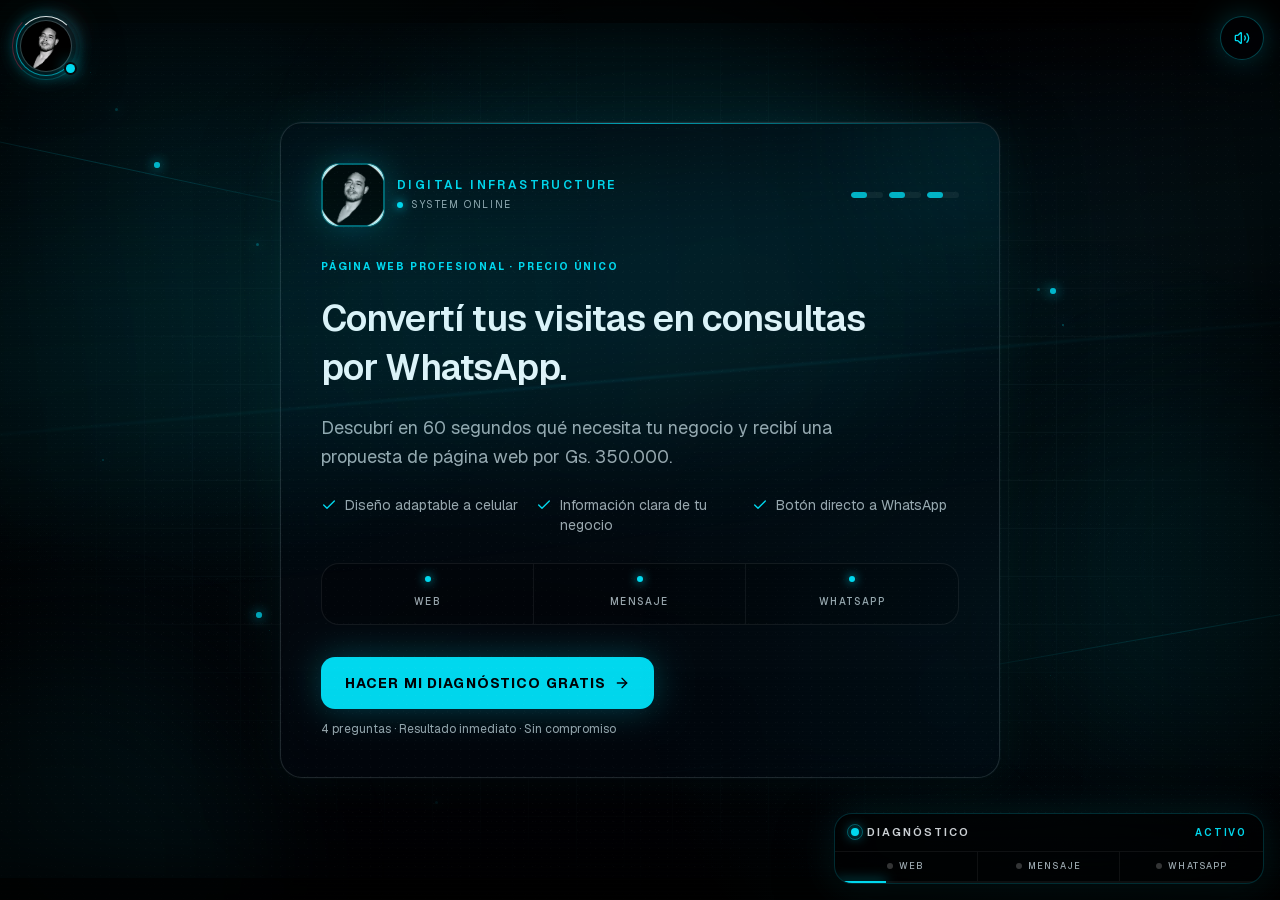
<file: index.html>
<!DOCTYPE html><html lang="es" class="dark bg-background geist_dd5f33c6-module__WggDGG__variable geist_mono_d6617093-module__z61v7q__variable"><head><meta charSet="utf-8"/><meta name="viewport" content="width=device-width, initial-scale=1"/><link rel="preload" href="/_next/static/media/797e433ab948586e-s.p.0r6juujl39pe6.woff2" as="font" crossorigin="" type="font/woff2"/><link rel="preload" href="/_next/static/media/caa3a2e1cccd8315-s.p.0wgildi0cnwt9.woff2" as="font" crossorigin="" type="font/woff2"/><link rel="preload" as="image" href="/images/perfil-principal.jpg"/><link rel="stylesheet" href="/_next/static/chunks/3pdzm2e_kfngi.css" data-precedence="next"/><link rel="stylesheet" href="/_next/static/chunks/05lvb3vkli4dy.css" data-precedence="next"/><link rel="preload" as="script" fetchPriority="low" href="/_next/static/chunks/2-xwlmnlyaeq1.js"/><script src="/_next/static/chunks/121kzsby_2vms.js" async=""></script><script src="/_next/static/chunks/36lm--m0zwqtj.js" async=""></script><script src="/_next/static/chunks/turbopack-345ikx3ywc2sn.js" async=""></script><script src="/_next/static/chunks/0hqd0_2a0sdwt.js" async="" crossorigin=""></script><script src="/_next/static/chunks/0qkq6mjzokzkp.js" async="" crossorigin=""></script><meta name="theme-color" content="#05070a"/><meta name="color-scheme" content="dark"/><title>Página web profesional por Gs. 350.000 | Diagnóstico gratis</title><meta name="description" content="Descubrí en 60 segundos qué necesita tu negocio y solicitá tu página web profesional por Gs. 350.000."/><meta name="next-size-adjust" content=""/><script src="/_next/static/chunks/0cz1d0mv5g_q7.js" noModule=""></script></head><body class="overflow-x-hidden antialiased"><div hidden=""><!--$--><!--/$--></div><main class="relative min-h-dvh w-full overflow-x-hidden bg-background"><div aria-hidden="true" class="pointer-events-none fixed inset-0 z-0 overflow-hidden bg-background"><video src="/videos/cinematic-bg.mp4" autoPlay="" loop="" playsInline="" preload="auto" class="h-full w-full object-cover opacity-[0.38] saturate-150 contrast-110"></video><div class="absolute inset-0 cinematic-camera-drift"><div class="absolute -left-[14vw] top-[4vh] h-[52vw] max-h-[680px] w-[52vw] max-w-[680px] rounded-full bg-primary/[0.08] blur-[90px] animate-cinematic-orbit-a"></div><div class="absolute -right-[18vw] bottom-[-12vh] h-[58vw] max-h-[760px] w-[58vw] max-w-[760px] rounded-full bg-primary/[0.055] blur-[110px] animate-cinematic-orbit-b"></div><div class="absolute left-[42%] top-[18%] h-[34vw] max-h-[520px] w-[34vw] max-w-[520px] rounded-full bg-white/[0.025] blur-[110px] animate-cinematic-breathe"></div><div class="absolute right-[-8vw] top-[8vh] h-[28vw] max-h-[420px] w-[28vw] max-w-[420px] rounded-full bg-[color:var(--cinematic-hot)] opacity-[0.035] blur-[120px] animate-cinematic-orbit-b"></div></div><span class="absolute rounded-full bg-primary/55 shadow-[0_0_12px_var(--primary)] animate-cinematic-dust" style="left:7%;top:8%;width:1px;height:1px;animation-delay:0s;animation-duration:5.5s"></span><span class="absolute rounded-full bg-primary/55 shadow-[0_0_12px_var(--primary)] animate-cinematic-dust" style="left:44%;top:61%;width:2px;height:2px;animation-delay:0.7s;animation-duration:6.6s"></span><span class="absolute rounded-full bg-primary/55 shadow-[0_0_12px_var(--primary)] animate-cinematic-dust" style="left:81%;top:32%;width:3px;height:3px;animation-delay:1.4s;animation-duration:7.7s"></span><span class="absolute rounded-full bg-primary/55 shadow-[0_0_12px_var(--primary)] animate-cinematic-dust" style="left:32%;top:85%;width:1px;height:1px;animation-delay:2.0999999999999996s;animation-duration:8.8s"></span><span class="absolute rounded-full bg-primary/55 shadow-[0_0_12px_var(--primary)] animate-cinematic-dust" style="left:69%;top:56%;width:2px;height:2px;animation-delay:2.8s;animation-duration:9.9s"></span><span class="absolute rounded-full bg-primary/55 shadow-[0_0_12px_var(--primary)] animate-cinematic-dust" style="left:20%;top:27%;width:3px;height:3px;animation-delay:3.5s;animation-duration:5.5s"></span><span class="absolute rounded-full bg-primary/55 shadow-[0_0_12px_var(--primary)] animate-cinematic-dust" style="left:57%;top:80%;width:1px;height:1px;animation-delay:4.199999999999999s;animation-duration:6.6s"></span><span class="absolute rounded-full bg-primary/55 shadow-[0_0_12px_var(--primary)] animate-cinematic-dust" style="left:8%;top:51%;width:2px;height:2px;animation-delay:0s;animation-duration:7.7s"></span><span class="absolute rounded-full bg-primary/55 shadow-[0_0_12px_var(--primary)] animate-cinematic-dust" style="left:45%;top:22%;width:3px;height:3px;animation-delay:0.7s;animation-duration:8.8s"></span><span class="absolute rounded-full bg-primary/55 shadow-[0_0_12px_var(--primary)] animate-cinematic-dust" style="left:82%;top:75%;width:1px;height:1px;animation-delay:1.4s;animation-duration:9.9s"></span><span class="absolute rounded-full bg-primary/55 shadow-[0_0_12px_var(--primary)] animate-cinematic-dust" style="left:33%;top:46%;width:2px;height:2px;animation-delay:2.0999999999999996s;animation-duration:5.5s"></span><span class="absolute rounded-full bg-primary/55 shadow-[0_0_12px_var(--primary)] animate-cinematic-dust" style="left:70%;top:17%;width:3px;height:3px;animation-delay:2.8s;animation-duration:6.6s"></span><span class="absolute rounded-full bg-primary/55 shadow-[0_0_12px_var(--primary)] animate-cinematic-dust" style="left:21%;top:70%;width:1px;height:1px;animation-delay:3.5s;animation-duration:7.7s"></span><span class="absolute rounded-full bg-primary/55 shadow-[0_0_12px_var(--primary)] animate-cinematic-dust" style="left:58%;top:41%;width:2px;height:2px;animation-delay:4.199999999999999s;animation-duration:8.8s"></span><span class="absolute rounded-full bg-primary/55 shadow-[0_0_12px_var(--primary)] animate-cinematic-dust" style="left:9%;top:12%;width:3px;height:3px;animation-delay:0s;animation-duration:9.9s"></span><span class="absolute rounded-full bg-primary/55 shadow-[0_0_12px_var(--primary)] animate-cinematic-dust" style="left:46%;top:65%;width:1px;height:1px;animation-delay:0.7s;animation-duration:5.5s"></span><span class="absolute rounded-full bg-primary/55 shadow-[0_0_12px_var(--primary)] animate-cinematic-dust" style="left:83%;top:36%;width:2px;height:2px;animation-delay:1.4s;animation-duration:6.6s"></span><span class="absolute rounded-full bg-primary/55 shadow-[0_0_12px_var(--primary)] animate-cinematic-dust" style="left:34%;top:89%;width:3px;height:3px;animation-delay:2.0999999999999996s;animation-duration:7.7s"></span><div class="absolute inset-0 bg-[radial-gradient(circle_at_50%_28%,transparent_0%,color-mix(in_oklch,var(--background)_38%,transparent)_45%,var(--background)_100%)]"></div><div class="absolute inset-0 bg-gradient-to-b from-background/[0.06] via-transparent to-background/65"></div><div class="absolute inset-0 opacity-[0.12] [background-image:linear-gradient(to_right,color-mix(in_oklch,var(--primary)_12%,transparent)_1px,transparent_1px),linear-gradient(to_bottom,color-mix(in_oklch,var(--primary)_12%,transparent)_1px,transparent_1px)] [background-size:64px_64px] [mask-image:radial-gradient(circle_at_center,black,transparent_86%)]"></div></div><div aria-hidden="true" class="pointer-events-none fixed inset-0 z-[70] overflow-hidden"><div class="absolute inset-0 cinematic-vignette"></div><div class="absolute inset-0 cinematic-grain opacity-[0.065]"></div><div class="absolute left-[-35%] top-[18%] h-[28vh] w-[170%] rotate-[-8deg] bg-gradient-to-r from-transparent via-primary/10 to-transparent blur-3xl animate-cinematic-light-sweep"></div><div class="absolute left-[-20%] top-[42%] h-px w-[140%] rotate-[-5deg] bg-gradient-to-r from-transparent via-primary/20 to-transparent blur-[1px] animate-cinematic-laser-sweep"></div><div class="absolute inset-x-0 top-0 h-[clamp(8px,2.5vh,24px)] bg-black/70 shadow-[0_8px_35px_rgba(0,0,0,0.45)]"></div><div class="absolute inset-x-0 bottom-0 h-[clamp(8px,2.5vh,24px)] bg-black/70 shadow-[0_-8px_35px_rgba(0,0,0,0.45)]"></div><div class="absolute inset-0 bg-primary/12 mix-blend-screen transition-opacity duration-300 opacity-0"></div><div class="absolute inset-0 cinematic-scene-pulse "></div></div><audio src="/audio/cinematic-ambient.mp3" loop="" preload="auto" playsInline=""></audio><button type="button" aria-label="silenciar sonido" title="Sonido activo" class="fixed right-4 top-4 z-[95] flex h-11 w-11 items-center justify-center rounded-full border border-primary/30 bg-background/65 text-primary shadow-[0_0_28px_color-mix(in_oklch,var(--primary)_22%,transparent)] backdrop-blur-xl outline-none transition hover:scale-105 hover:bg-background/85 focus-visible:ring-4 focus-visible:ring-primary/30 active:scale-95"><svg xmlns="http://www.w3.org/2000/svg" width="24" height="24" viewBox="0 0 24 24" fill="none" stroke="currentColor" stroke-width="2" stroke-linecap="round" stroke-linejoin="round" class="lucide lucide-volume2 lucide-volume-2 h-4 w-4" aria-hidden="true"><path d="M11 4.702a.705.705 0 0 0-1.203-.498L6.413 7.587A1.4 1.4 0 0 1 5.416 8H3a1 1 0 0 0-1 1v6a1 1 0 0 0 1 1h2.416a1.4 1.4 0 0 1 .997.413l3.383 3.384A.705.705 0 0 0 11 19.298z"></path><path d="M16 9a5 5 0 0 1 0 6"></path><path d="M19.364 18.364a9 9 0 0 0 0-12.728"></path></svg></button><div aria-hidden="true" class="pointer-events-none fixed inset-0 z-[85] overflow-hidden"><div class="cinematic-cursor-glow"></div><div class="absolute inset-0 cinematic-fx-bloom"></div><div class="absolute inset-0 cinematic-fx-scanlines"></div><div class="absolute inset-0 cinematic-fx-flash "></div><div class="absolute inset-0 cinematic-fx-chromatic "></div><div class="absolute inset-0 cinematic-fx-hot-strike "></div><div class="absolute inset-x-[-15%] top-1/2 h-[2px] -translate-y-1/2 cinematic-fx-energy-line "></div><div class="absolute left-1/2 top-1/2 h-[18vmin] w-[18vmin] -translate-x-1/2 -translate-y-1/2 rounded-full cinematic-fx-portal "></div><div class="absolute inset-0 cinematic-fx-speed-lines "></div></div><div aria-hidden="true" class="pointer-events-none fixed left-3 top-3 z-[92] sm:left-4 sm:top-4"><div class="cinematic-identity-shell "><div class="cinematic-identity-orbit"></div><div class="cinematic-identity-orbit cinematic-identity-orbit-reverse"></div><div class="cinematic-identity-glow"></div><img src="/images/perfil-principal.jpg" alt="" class="cinematic-identity-image" draggable="false"/><span class="cinematic-identity-status"></span></div></div><div aria-hidden="true" class="pointer-events-none fixed bottom-3 left-3 right-3 z-[88] mx-auto max-w-[760px] sm:bottom-4 sm:left-auto sm:right-4 sm:w-[430px]"><div class="overflow-hidden rounded-2xl border border-primary/20 bg-black/45 shadow-[0_18px_60px_rgba(0,0,0,.42),0_0_34px_color-mix(in_oklch,var(--primary)_10%,transparent)] backdrop-blur-xl"><div class="flex items-center justify-between gap-3 px-3.5 py-2.5 sm:px-4"><div class="flex min-w-0 items-center gap-2"><span class="relative h-2 w-2 shrink-0 rounded-full bg-primary shadow-[0_0_12px_var(--primary)]"><span class="absolute inset-[-4px] rounded-full border border-primary/35 animate-funnel-pulse-ring"></span></span><span class="truncate text-[10px] font-semibold tracking-[0.18em] text-foreground/85 sm:text-[11px]">DIAGNÓSTICO</span></div><span class="text-[9px] font-semibold tracking-[0.18em] text-primary sm:text-[10px]">ACTIVO</span></div><div class="grid grid-cols-3 border-t border-white/[0.06]"><div class="flex items-center justify-center gap-1.5 border-r border-white/[0.06] px-2 py-2 last:border-r-0"><span class="h-1.5 w-1.5 rounded-full bg-white/20"></span><span class="truncate text-[8px] font-medium tracking-[0.12em] text-muted-foreground sm:text-[9px]">WEB</span></div><div class="flex items-center justify-center gap-1.5 border-r border-white/[0.06] px-2 py-2 last:border-r-0"><span class="h-1.5 w-1.5 rounded-full bg-white/20"></span><span class="truncate text-[8px] font-medium tracking-[0.12em] text-muted-foreground sm:text-[9px]">MENSAJE</span></div><div class="flex items-center justify-center gap-1.5 border-r border-white/[0.06] px-2 py-2 last:border-r-0"><span class="h-1.5 w-1.5 rounded-full bg-white/20"></span><span class="truncate text-[8px] font-medium tracking-[0.12em] text-muted-foreground sm:text-[9px]">WHATSAPP</span></div></div><div class="h-[2px] bg-white/[0.05]"><div class="h-full bg-primary shadow-[0_0_12px_var(--primary)] transition-[width] duration-700 ease-out" style="width:12%"></div></div></div></div><div class="relative z-10 min-w-0 transition-all duration-300 opacity-100"><div class="relative flex min-h-dvh w-full items-center justify-center overflow-hidden px-5 py-10 pb-28 sm:pb-10"><div aria-hidden="true" class="pointer-events-none absolute inset-0 overflow-hidden"><div class="absolute left-1/2 top-[28%] h-[62vmin] w-[62vmin] max-w-full -translate-x-1/2 -translate-y-1/2 rounded-full bg-primary/10 blur-3xl animate-funnel-drift"></div><div class="absolute -left-[12%] bottom-[-20%] h-[48vmin] w-[48vmin] rounded-full bg-primary/6 blur-3xl"></div><div class="absolute -right-[10%] top-[42%] h-[42vmin] w-[42vmin] rounded-full bg-primary/5 blur-3xl"></div><div class="absolute inset-0 opacity-[0.14]" style="background-image:linear-gradient(to right, color-mix(in oklch, var(--foreground) 55%, transparent) 1px, transparent 1px), linear-gradient(to bottom, color-mix(in oklch, var(--foreground) 55%, transparent) 1px, transparent 1px);background-size:48px 48px;mask-image:radial-gradient(ellipse at center, black 8%, transparent 72%);-webkit-mask-image:radial-gradient(ellipse at center, black 8%, transparent 72%)"></div><div class="absolute left-1/2 top-1/2 h-[72vmin] w-[72vmin] max-w-[900px] -translate-x-1/2 -translate-y-1/2 rounded-full border border-primary/8"></div><div class="absolute left-1/2 top-1/2 h-[48vmin] w-[48vmin] max-w-[640px] -translate-x-1/2 -translate-y-1/2 rounded-full border border-primary/10"></div><div class="absolute left-[-20%] top-[18%] h-px w-[55%] rotate-[12deg] bg-gradient-to-r from-transparent via-primary/20 to-transparent"></div><div class="absolute right-[-22%] top-[70%] h-px w-[58%] -rotate-[10deg] bg-gradient-to-r from-transparent via-primary/15 to-transparent"></div><span class="absolute block h-1.5 w-1.5 rounded-full bg-primary/70 shadow-[0_0_12px_var(--primary)]" style="top:18%;left:12%"><span class="absolute inset-0 rounded-full bg-primary/60 animate-funnel-pulse-ring" style="animation-delay:0s"></span></span><span class="absolute block h-1.5 w-1.5 rounded-full bg-primary/70 shadow-[0_0_12px_var(--primary)]" style="top:32%;left:82%"><span class="absolute inset-0 rounded-full bg-primary/60 animate-funnel-pulse-ring" style="animation-delay:0.6s"></span></span><span class="absolute block h-1.5 w-1.5 rounded-full bg-primary/70 shadow-[0_0_12px_var(--primary)]" style="top:68%;left:20%"><span class="absolute inset-0 rounded-full bg-primary/60 animate-funnel-pulse-ring" style="animation-delay:1.2s"></span></span><span class="absolute block h-1.5 w-1.5 rounded-full bg-primary/70 shadow-[0_0_12px_var(--primary)]" style="top:78%;left:74%"><span class="absolute inset-0 rounded-full bg-primary/60 animate-funnel-pulse-ring" style="animation-delay:0.3s"></span></span><span class="absolute block h-1.5 w-1.5 rounded-full bg-primary/70 shadow-[0_0_12px_var(--primary)]" style="top:48%;left:50%"><span class="absolute inset-0 rounded-full bg-primary/60 animate-funnel-pulse-ring" style="animation-delay:0.9s"></span></span></div><div class="relative z-10 w-full min-w-0 max-w-[720px] transition-all duration-500 scale-100 opacity-100 blur-0"><div class="relative overflow-hidden rounded-3xl border border-border bg-card/70 p-7 shadow-2xl backdrop-blur-xl sm:p-10"><div class="pointer-events-none absolute inset-x-0 top-0 h-px bg-gradient-to-r from-transparent via-primary/80 to-transparent"></div><div class="pointer-events-none absolute -right-24 -top-24 h-56 w-56 rounded-full bg-primary/[0.09] blur-3xl"></div><div class="mb-8 flex items-center justify-between gap-4"><div class="flex items-center gap-3"><span class="relative flex h-14 w-14 shrink-0 overflow-hidden rounded-2xl border border-primary/45 bg-black shadow-[0_0_32px_color-mix(in_oklch,var(--primary)_24%,transparent)] sm:h-16 sm:w-16"><img src="/images/perfil-principal.jpg" alt="" class="h-full w-full object-cover"/><span class="absolute inset-0 rounded-2xl border border-primary/45 animate-funnel-pulse-ring"></span></span><div class="min-w-0"><p class="truncate text-[10px] font-semibold uppercase tracking-[0.2em] text-primary sm:text-xs">Digital infrastructure</p><div class="mt-1 flex items-center gap-2 text-[10px] uppercase tracking-[0.16em] text-muted-foreground"><span class="h-1.5 w-1.5 rounded-full bg-primary shadow-[0_0_10px_var(--primary)]"></span>System online</div></div></div><div class="hidden items-center gap-1.5 sm:flex" aria-hidden="true"><span class="h-1.5 w-8 overflow-hidden rounded-full bg-white/[0.06]"><span class="block h-full w-1/2 rounded-full bg-primary/80 animate-cinematic-light-sweep" style="animation-delay:0s"></span></span><span class="h-1.5 w-8 overflow-hidden rounded-full bg-white/[0.06]"><span class="block h-full w-1/2 rounded-full bg-primary/80 animate-cinematic-light-sweep" style="animation-delay:0.22s"></span></span><span class="h-1.5 w-8 overflow-hidden rounded-full bg-white/[0.06]"><span class="block h-full w-1/2 rounded-full bg-primary/80 animate-cinematic-light-sweep" style="animation-delay:0.44s"></span></span></div></div><div class="flex flex-col gap-5"><p class="text-[10px] font-bold uppercase tracking-[.18em] text-primary">PÁGINA WEB PROFESIONAL · PRECIO ÚNICO</p><p class="text-pretty break-words text-2xl font-semibold leading-snug tracking-tight text-foreground sm:text-4xl">Convertí tus visitas en consultas por WhatsApp.</p><p class="max-w-[580px] text-pretty break-words text-base leading-relaxed text-muted-foreground sm:text-lg">Descubrí en 60 segundos qué necesita tu negocio y recibí una propuesta de página web por Gs. 350.000.</p></div><ul class="mt-6 grid gap-2 text-sm text-muted-foreground sm:grid-cols-3"><li class="flex items-start gap-2"><svg xmlns="http://www.w3.org/2000/svg" width="24" height="24" viewBox="0 0 24 24" fill="none" stroke="currentColor" stroke-width="2" stroke-linecap="round" stroke-linejoin="round" class="lucide lucide-check mt-0.5 h-4 w-4 shrink-0 text-primary" aria-hidden="true"><path d="M20 6 9 17l-5-5"></path></svg>Diseño adaptable a celular</li><li class="flex items-start gap-2"><svg xmlns="http://www.w3.org/2000/svg" width="24" height="24" viewBox="0 0 24 24" fill="none" stroke="currentColor" stroke-width="2" stroke-linecap="round" stroke-linejoin="round" class="lucide lucide-check mt-0.5 h-4 w-4 shrink-0 text-primary" aria-hidden="true"><path d="M20 6 9 17l-5-5"></path></svg>Información clara de tu negocio</li><li class="flex items-start gap-2"><svg xmlns="http://www.w3.org/2000/svg" width="24" height="24" viewBox="0 0 24 24" fill="none" stroke="currentColor" stroke-width="2" stroke-linecap="round" stroke-linejoin="round" class="lucide lucide-check mt-0.5 h-4 w-4 shrink-0 text-primary" aria-hidden="true"><path d="M20 6 9 17l-5-5"></path></svg>Botón directo a WhatsApp</li></ul><div class="mt-7 grid grid-cols-3 overflow-hidden rounded-2xl border border-white/[0.07] bg-black/20"><div class="border-r border-white/[0.06] px-2 py-3 text-center last:border-r-0"><div class="mx-auto mb-1.5 h-1.5 w-1.5 rounded-full bg-primary shadow-[0_0_10px_var(--primary)]"></div><span class="text-[8px] font-medium tracking-[0.12em] text-muted-foreground sm:text-[10px]">WEB</span></div><div class="border-r border-white/[0.06] px-2 py-3 text-center last:border-r-0"><div class="mx-auto mb-1.5 h-1.5 w-1.5 rounded-full bg-primary shadow-[0_0_10px_var(--primary)]"></div><span class="text-[8px] font-medium tracking-[0.12em] text-muted-foreground sm:text-[10px]">MENSAJE</span></div><div class="border-r border-white/[0.06] px-2 py-3 text-center last:border-r-0"><div class="mx-auto mb-1.5 h-1.5 w-1.5 rounded-full bg-primary shadow-[0_0_10px_var(--primary)]"></div><span class="text-[8px] font-medium tracking-[0.12em] text-muted-foreground sm:text-[10px]">WHATSAPP</span></div></div><div class="mt-8"><button type="button" class="group relative inline-flex min-h-13 w-full overflow-hidden items-center justify-center gap-2 rounded-xl bg-primary px-6 text-sm font-bold uppercase tracking-[0.08em] text-primary-foreground shadow-[0_0_34px_color-mix(in_oklch,var(--primary)_28%,transparent)] outline-none transition-all duration-200 hover:brightness-110 focus-visible:ring-4 focus-visible:ring-primary/40 active:translate-y-px active:scale-[0.99] disabled:opacity-60 sm:w-auto sm:min-w-64"><span class="absolute inset-y-0 -left-1/2 w-1/3 skew-x-[-18deg] bg-white/25 blur-md transition-transform duration-700 group-hover:translate-x-[420%]"></span><span class="relative break-words">HACER MI DIAGNÓSTICO GRATIS</span><svg xmlns="http://www.w3.org/2000/svg" width="24" height="24" viewBox="0 0 24 24" fill="none" stroke="currentColor" stroke-width="2" stroke-linecap="round" stroke-linejoin="round" class="lucide lucide-arrow-right relative h-4 w-4 transition-transform duration-200 [@media(hover:hover)]:group-hover:translate-x-1" aria-hidden="true"><path d="M5 12h14"></path><path d="m12 5 7 7-7 7"></path></svg></button><p class="mt-3 text-xs text-muted-foreground">4 preguntas · Resultado inmediato · Sin compromiso</p></div></div></div></div></div></main><!--$--><!--/$--><script src="/_next/static/chunks/2-xwlmnlyaeq1.js" id="_R_" async=""></script><script>(self.__next_f=self.__next_f||[]).push([0])</script><script>self.__next_f.push([1,"1:\"$Sreact.fragment\"\n2:I[39756,[\"/_next/static/chunks/0hqd0_2a0sdwt.js\"],\"default\"]\n3:I[37457,[\"/_next/static/chunks/0hqd0_2a0sdwt.js\"],\"default\"]\n4:I[58513,[\"/_next/static/chunks/0hqd0_2a0sdwt.js\"],\"TikTokPixel\"]\n5:I[71768,[\"/_next/static/chunks/0hqd0_2a0sdwt.js\",\"/_next/static/chunks/0qkq6mjzokzkp.js\"],\"FunnelController\"]\n6:I[97367,[\"/_next/static/chunks/0hqd0_2a0sdwt.js\"],\"OutletBoundary\"]\n7:\"$Sreact.suspense\"\n9:I[97367,[\"/_next/static/chunks/0hqd0_2a0sdwt.js\"],\"ViewportBoundary\"]\nb:I[97367,[\"/_next/static/chunks/0hqd0_2a0sdwt.js\"],\"MetadataBoundary\"]\nd:I[68027,[\"/_next/static/chunks/0hqd0_2a0sdwt.js\"],\"default\",1]\n:HL[\"/_next/static/chunks/3pdzm2e_kfngi.css\",\"style\"]\n:HL[\"/_next/static/chunks/05lvb3vkli4dy.css\",\"style\"]\n:HL[\"/_next/static/media/797e433ab948586e-s.p.0r6juujl39pe6.woff2\",\"font\",{\"crossOrigin\":\"\",\"type\":\"font/woff2\"}]\n:HL[\"/_next/static/media/caa3a2e1cccd8315-s.p.0wgildi0cnwt9.woff2\",\"font\",{\"crossOrigin\":\"\",\"type\":\"font/woff2\"}]\n0:{\"P\":null,\"c\":[\"\",\"\"],\"q\":\"\",\"i\":false,\"f\":[[[\"\",{\"children\":[\"__PAGE__\",{},\"$undefined\",\"$undefined\",4608]},\"$undefined\",\"$undefined\",4624],[[\"$\",\"$1\",\"c\",{\"children\":[[[\"$\",\"link\",\"0\",{\"rel\":\"stylesheet\",\"href\":\"/_next/static/chunks/3pdzm2e_kfngi.css\",\"precedence\":\"next\",\"crossOrigin\":\"$undefined\",\"nonce\":\"$undefined\"}],[\"$\",\"link\",\"1\",{\"rel\":\"stylesheet\",\"href\":\"/_next/static/chunks/05lvb3vkli4dy.css\",\"precedence\":\"next\",\"crossOrigin\":\"$undefined\",\"nonce\":\"$undefined\"}],[\"$\",\"script\",\"script-0\",{\"src\":\"/_next/static/chunks/0hqd0_2a0sdwt.js\",\"async\":true,\"nonce\":\"$undefined\"}]],[\"$\",\"html\",null,{\"lang\":\"es\",\"className\":\"dark bg-background geist_dd5f33c6-module__WggDGG__variable geist_mono_d6617093-module__z61v7q__variable\",\"children\":[\"$\",\"body\",null,{\"className\":\"overflow-x-hidden antialiased\",\"children\":[[\"$\",\"$L2\",null,{\"parallelRouterKey\":\"children\",\"error\":\"$undefined\",\"errorStyles\":\"$undefined\",\"errorScripts\":\"$undefined\",\"template\":[\"$\",\"$L3\",null,{}],\"templateStyles\":\"$undefined\",\"templateScripts\":\"$undefined\",\"notFound\":[[[\"$\",\"title\",null,{\"children\":\"404: This page could not be found.\"}],[\"$\",\"div\",null,{\"style\":{\"fontFamily\":\"system-ui,\\\"Segoe UI\\\",Roboto,Helvetica,Arial,sans-serif,\\\"Apple Color Emoji\\\",\\\"Segoe UI Emoji\\\"\",\"height\":\"100vh\",\"textAlign\":\"center\",\"display\":\"flex\",\"flexDirection\":\"column\",\"alignItems\":\"center\",\"justifyContent\":\"center\"},\"children\":[\"$\",\"div\",null,{\"children\":[[\"$\",\"style\",null,{\"dangerouslySetInnerHTML\":{\"__html\":\"body{color:#000;background:#fff;margin:0}.next-error-h1{border-right:1px solid rgba(0,0,0,.3)}@media (prefers-color-scheme:dark){body{color:#fff;background:#000}.next-error-h1{border-right:1px solid rgba(255,255,255,.3)}}\"}}],[\"$\",\"h1\",null,{\"className\":\"next-error-h1\",\"style\":{\"display\":\"inline-block\",\"margin\":\"0 20px 0 0\",\"padding\":\"0 23px 0 0\",\"fontSize\":24,\"fontWeight\":500,\"verticalAlign\":\"top\",\"lineHeight\":\"49px\"},\"children\":404}],[\"$\",\"div\",null,{\"style\":{\"display\":\"inline-block\"},\"children\":[\"$\",\"h2\",null,{\"style\":{\"fontSize\":14,\"fontWeight\":400,\"lineHeight\":\"49px\",\"margin\":0},\"children\":\"This page could not be found.\"}]}]]}]}]],[]],\"forbidden\":\"$undefined\",\"unauthorized\":\"$undefined\"}],null,[\"$\",\"$L4\",null,{}]]}]}]]}],{\"children\":[[\"$\",\"$1\",\"c\",{\"children\":[[\"$\",\"$L5\",null,{}],[[\"$\",\"script\",\"script-0\",{\"src\":\"/_next/static/chunks/0qkq6mjzokzkp.js\",\"async\":true,\"nonce\":\"$undefined\"}]],[\"$\",\"$L6\",null,{\"children\":[\"$\",\"$7\",null,{\"name\":\"Next.MetadataOutlet\",\"children\":\"$@8\"}]}]]}],{},null,false,null]},null,false,null],[\"$\",\"$1\",\"h\",{\"children\":[null,[\"$\",\"$L9\",null,{\"children\":\"$La\"}],[\"$\",\"div\",null,{\"hidden\":true,\"children\":[\"$\",\"$Lb\",null,{\"children\":[\"$\",\"$7\",null,{\"name\":\"Next.Metadata\",\"children\":\"$Lc\"}]}]}],[\"$\",\"meta\",null,{\"name\":\"next-size-adjust\",\"content\":\"\"}]]}],false]],\"m\":\"$undefined\",\"G\":[\"$d\",[[\"$\",\"link\",\"0\",{\"rel\":\"stylesheet\",\"href\":\"/_next/static/chunks/3pdzm2e_kfngi.css\",\"precedence\":\"next\",\"crossOrigin\":\"$undefined\",\"nonce\":\"$undefined\"}],[\"$\",\"link\",\"1\",{\"rel\":\"stylesheet\",\"href\":\"/_next/static/chunks/05lvb3vkli4dy.css\",\"precedence\":\"next\",\"crossOrigin\":\"$undefined\",\"nonce\":\"$undefined\"}]]],\"S\":true,\"h\":null,\"r\":\"$undefined\",\"s\":\"$undefined\",\"a\":\"$undefined\",\"l\":\"$undefined\",\"p\":\"$undefined\",\"d\":\"$undefined\",\"b\":\"hf4CrO-xoUQwUpkU9f-Pf\"}\na:[[\"$\",\"meta\",\"0\",{\"charSet\":\"utf-8\"}],[\"$\",\"meta\",\"1\",{\"name\":\"viewport\",\"content\":\"width=device-width, initial-scale=1\"}],[\"$\",\"meta\",\"2\",{\"name\":\"theme-color\",\"content\":\"#05070a\"}],[\"$\",\"meta\",\"3\",{\"name\":\"color-scheme\",\"content\":\"dark\"}]]\n8:null\nc:[[\"$\",\"title\",\"0\",{\"children\":\"Página web profesional por Gs. 350.000 | Diagnóstico gratis\"}],[\"$\",\"meta\",\"1\",{\"name\":\"description\",\"content\":\"Descubrí en 60 segundos qué necesita tu negocio y solicitá tu página web profesional por Gs. 350.000.\"}]]\n"])</script></body></html>
</file>
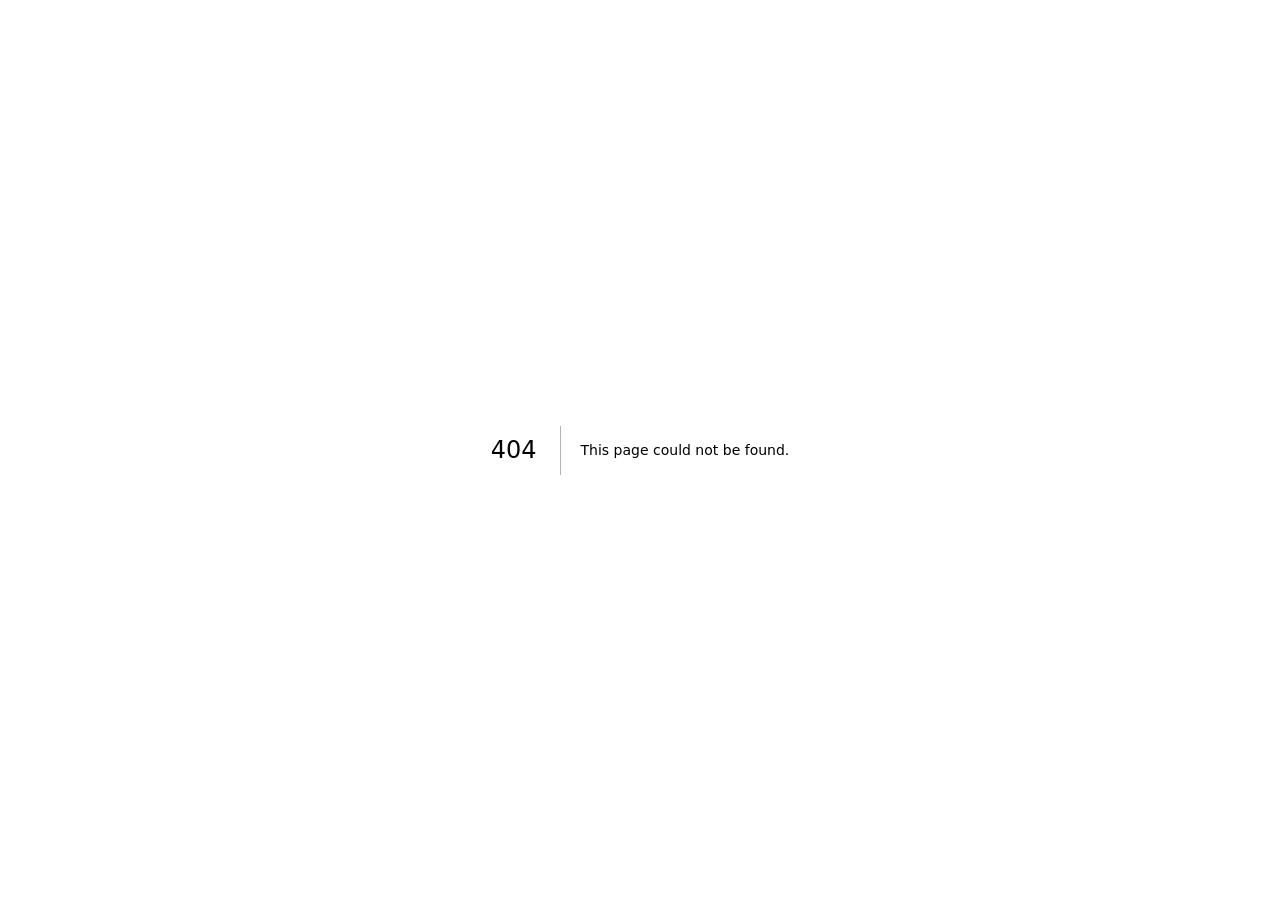
<file: 404/index.html>
<!DOCTYPE html><html lang="es" class="dark bg-background geist_dd5f33c6-module__WggDGG__variable geist_mono_d6617093-module__z61v7q__variable"><head><meta charSet="utf-8"/><meta name="viewport" content="width=device-width, initial-scale=1"/><link rel="stylesheet" href="/_next/static/chunks/3pdzm2e_kfngi.css" data-precedence="next"/><link rel="stylesheet" href="/_next/static/chunks/05lvb3vkli4dy.css" data-precedence="next"/><link rel="preload" as="script" fetchPriority="low" href="/_next/static/chunks/2-xwlmnlyaeq1.js"/><script src="/_next/static/chunks/121kzsby_2vms.js" async=""></script><script src="/_next/static/chunks/36lm--m0zwqtj.js" async=""></script><script src="/_next/static/chunks/turbopack-345ikx3ywc2sn.js" async=""></script><script src="/_next/static/chunks/0hqd0_2a0sdwt.js" async="" crossorigin=""></script><meta name="robots" content="noindex"/><meta name="theme-color" content="#05070a"/><meta name="color-scheme" content="dark"/><title>Página web profesional por Gs. 350.000 | Diagnóstico gratis</title><meta name="description" content="Descubrí en 60 segundos qué necesita tu negocio y solicitá tu página web profesional por Gs. 350.000."/><meta name="next-size-adjust" content=""/><title>404: This page could not be found.</title><script src="/_next/static/chunks/0cz1d0mv5g_q7.js" noModule=""></script></head><body class="overflow-x-hidden antialiased"><div hidden=""><!--$--><!--/$--></div><div style="font-family:system-ui,&quot;Segoe UI&quot;,Roboto,Helvetica,Arial,sans-serif,&quot;Apple Color Emoji&quot;,&quot;Segoe UI Emoji&quot;;height:100vh;text-align:center;display:flex;flex-direction:column;align-items:center;justify-content:center"><div><style>body{color:#000;background:#fff;margin:0}.next-error-h1{border-right:1px solid rgba(0,0,0,.3)}@media (prefers-color-scheme:dark){body{color:#fff;background:#000}.next-error-h1{border-right:1px solid rgba(255,255,255,.3)}}</style><h1 class="next-error-h1" style="display:inline-block;margin:0 20px 0 0;padding:0 23px 0 0;font-size:24px;font-weight:500;vertical-align:top;line-height:49px">404</h1><div style="display:inline-block"><h2 style="font-size:14px;font-weight:400;line-height:49px;margin:0">This page could not be found.</h2></div></div></div><!--$--><!--/$--><script src="/_next/static/chunks/2-xwlmnlyaeq1.js" id="_R_" async=""></script><script>(self.__next_f=self.__next_f||[]).push([0])</script><script>self.__next_f.push([1,"1:\"$Sreact.fragment\"\n2:I[39756,[\"/_next/static/chunks/0hqd0_2a0sdwt.js\"],\"default\"]\n3:I[37457,[\"/_next/static/chunks/0hqd0_2a0sdwt.js\"],\"default\"]\n4:I[58513,[\"/_next/static/chunks/0hqd0_2a0sdwt.js\"],\"TikTokPixel\"]\n5:I[97367,[\"/_next/static/chunks/0hqd0_2a0sdwt.js\"],\"OutletBoundary\"]\n6:\"$Sreact.suspense\"\n9:I[97367,[\"/_next/static/chunks/0hqd0_2a0sdwt.js\"],\"ViewportBoundary\"]\nb:I[97367,[\"/_next/static/chunks/0hqd0_2a0sdwt.js\"],\"MetadataBoundary\"]\nd:I[68027,[\"/_next/static/chunks/0hqd0_2a0sdwt.js\"],\"default\",1]\n:HL[\"/_next/static/chunks/3pdzm2e_kfngi.css\",\"style\"]\n:HL[\"/_next/static/chunks/05lvb3vkli4dy.css\",\"style\"]\n8:X\n0:{\"P\":null,\"c\":[\"\",\"_not-found\",\"\"],\"q\":\"\",\"i\":false,\"f\":[[[\"\",{\"children\":[\"/_not-found\",{\"children\":[\"__PAGE__\",{},\"$undefined\",\"$undefined\",4608]},\"$undefined\",\"$undefined\",4608]},\"$undefined\",\"$undefined\",4624],[[\"$\",\"$1\",\"c\",{\"children\":[[[\"$\",\"link\",\"0\",{\"rel\":\"stylesheet\",\"href\":\"/_next/static/chunks/3pdzm2e_kfngi.css\",\"precedence\":\"next\",\"crossOrigin\":\"$undefined\",\"nonce\":\"$undefined\"}],[\"$\",\"link\",\"1\",{\"rel\":\"stylesheet\",\"href\":\"/_next/static/chunks/05lvb3vkli4dy.css\",\"precedence\":\"next\",\"crossOrigin\":\"$undefined\",\"nonce\":\"$undefined\"}],[\"$\",\"script\",\"script-0\",{\"src\":\"/_next/static/chunks/0hqd0_2a0sdwt.js\",\"async\":true,\"nonce\":\"$undefined\"}]],[\"$\",\"html\",null,{\"lang\":\"es\",\"className\":\"dark bg-background geist_dd5f33c6-module__WggDGG__variable geist_mono_d6617093-module__z61v7q__variable\",\"children\":[\"$\",\"body\",null,{\"className\":\"overflow-x-hidden antialiased\",\"children\":[[\"$\",\"$L2\",null,{\"parallelRouterKey\":\"children\",\"error\":\"$undefined\",\"errorStyles\":\"$undefined\",\"errorScripts\":\"$undefined\",\"template\":[\"$\",\"$L3\",null,{}],\"templateStyles\":\"$undefined\",\"templateScripts\":\"$undefined\",\"notFound\":[[[\"$\",\"title\",null,{\"children\":\"404: This page could not be found.\"}],[\"$\",\"div\",null,{\"style\":{\"fontFamily\":\"system-ui,\\\"Segoe UI\\\",Roboto,Helvetica,Arial,sans-serif,\\\"Apple Color Emoji\\\",\\\"Segoe UI Emoji\\\"\",\"height\":\"100vh\",\"textAlign\":\"center\",\"display\":\"flex\",\"flexDirection\":\"column\",\"alignItems\":\"center\",\"justifyContent\":\"center\"},\"children\":[\"$\",\"div\",null,{\"children\":[[\"$\",\"style\",null,{\"dangerouslySetInnerHTML\":{\"__html\":\"body{color:#000;background:#fff;margin:0}.next-error-h1{border-right:1px solid rgba(0,0,0,.3)}@media (prefers-color-scheme:dark){body{color:#fff;background:#000}.next-error-h1{border-right:1px solid rgba(255,255,255,.3)}}\"}}],[\"$\",\"h1\",null,{\"className\":\"next-error-h1\",\"style\":{\"display\":\"inline-block\",\"margin\":\"0 20px 0 0\",\"padding\":\"0 23px 0 0\",\"fontSize\":24,\"fontWeight\":500,\"verticalAlign\":\"top\",\"lineHeight\":\"49px\"},\"children\":404}],[\"$\",\"div\",null,{\"style\":{\"display\":\"inline-block\"},\"children\":[\"$\",\"h2\",null,{\"style\":{\"fontSize\":14,\"fontWeight\":400,\"lineHeight\":\"49px\",\"margin\":0},\"children\":\"This page could not be found.\"}]}]]}]}]],[]],\"forbidden\":\"$undefined\",\"unauthorized\":\"$undefined\"}],null,[\"$\",\"$L4\",null,{}]]}]}]]}],{\"children\":[[\"$\",\"$1\",\"c\",{\"children\":[null,[\"$\",\"$L2\",null,{\"parallelRouterKey\":\"children\",\"error\":\"$undefined\",\"errorStyles\":\"$undefined\",\"errorScripts\":\"$undefined\",\"template\":[\"$\",\"$L3\",null,{}],\"templateStyles\":\"$undefined\",\"templateScripts\":\"$undefined\",\"notFound\":\"$undefined\",\"forbidden\":\"$undefined\",\"unauthorized\":\"$undefined\"}]]}],{\"children\":[[\"$\",\"$1\",\"c\",{\"children\":[[[\"$\",\"title\",null,{\"children\":\"404: This page could not be found.\"}],[\"$\",\"div\",null,{\"style\":\"$0:f:0:1:0:props:children:1:props:children:props:children:0:props:notFound:0:1:props:style\",\"children\":[\"$\",\"div\",null,{\"children\":[[\"$\",\"style\",null,{\"dangerouslySetInnerHTML\":{\"__html\":\"body{color:#000;background:#fff;margin:0}.next-error-h1{border-right:1px solid rgba(0,0,0,.3)}@media (prefers-color-scheme:dark){body{color:#fff;background:#000}.next-error-h1{border-right:1px solid rgba(255,255,255,.3)}}\"}}],[\"$\",\"h1\",null,{\"className\":\"next-error-h1\",\"style\":\"$0:f:0:1:0:props:children:1:props:children:props:children:0:props:notFound:0:1:props:children:props:children:1:props:style\",\"children\":404}],[\"$\",\"div\",null,{\"style\":\"$0:f:0:1:0:props:children:1:props:children:props:children:0:props:notFound:0:1:props:children:props:children:2:props:style\",\"children\":[\"$\",\"h2\",null,{\"style\":\"$0:f:0:1:0:props:children:1:props:children:props:children:0:props:notFound:0:1:props:children:props:children:2:props:children:props:style\",\"children\":\"This page could not be found.\"}]}]]}]}]],null,[\"$\",\"$L5\",null,{\"children\":[\"$\",\"$6\",null,{\"name\":\"Next.MetadataOutlet\",\"children\":\"$@7\"}]}]]}],{},null,false,null]},null,false,\"$8\"]},null,false,null],[\"$\",\"$1\",\"h\",{\"children\":[[\"$\",\"meta\",null,{\"name\":\"robots\",\"content\":\"noindex\"}],[\"$\",\"$L9\",null,{\"children\":\"$La\"}],[\"$\",\"div\",null,{\"hidden\":true,\"children\":[\"$\",\"$Lb\",null,{\"children\":[\"$\",\"$6\",null,{\"name\":\"Next.Metadata\",\"children\":\"$Lc\"}]}]}],[\"$\",\"meta\",null,{\"name\":\"next-size-adjust\",\"content\":\"\"}]]}],false]],\"m\":\"$undefined\",\"G\":[\"$d\",[[\"$\",\"link\",\"0\",{\"rel\":\"stylesheet\",\"href\":\"/_next/static/chunks/3pdzm2e_kfngi.css\",\"precedence\":\"next\",\"crossOrigin\":\"$undefined\",\"nonce\":\"$undefined\"}],[\"$\",\"link\",\"1\",{\"rel\":\"stylesheet\",\"href\":\"/_next/static/chunks/05lvb3vkli4dy.css\",\"precedence\":\"next\",\"crossOrigin\":\"$undefined\",\"nonce\":\"$undefined\"}]]],\"S\":true,\"h\":null,\"r\":\"$undefined\",\"s\":\"$undefined\",\"a\":\"$undefined\",\"l\":\"$undefined\",\"p\":\"$undefined\",\"d\":\"$undefined\",\"b\":\"hf4CrO-xoUQwUpkU9f-Pf\"}\n8:C\na:[[\"$\",\"meta\",\"0\",{\"charSet\":\"utf-8\"}],[\"$\",\"meta\",\"1\",{\"name\":\"viewport\",\"content\":\"width=device-width, initial-scale=1\"}],[\"$\",\"meta\",\"2\",{\"name\":\"theme-color\",\"content\":\"#05070a\"}],[\"$\",\"meta\",\"3\",{\"name\":\"color-scheme\",\"content\":\"dark\"}]]\n7:null\nc:[[\"$\",\"title\",\"0\",{\"children\":\"Página web profesional por Gs. 350.000 | Diagnóstico gratis\"}],[\"$\",\"meta\",\"1\",{\"name\":\"description\",\"content\":\"Descubrí en 60 segundos qué necesita tu negocio y solicitá tu página web profesional por Gs. 350.000.\"}]]\n"])</script></body></html>
</file>
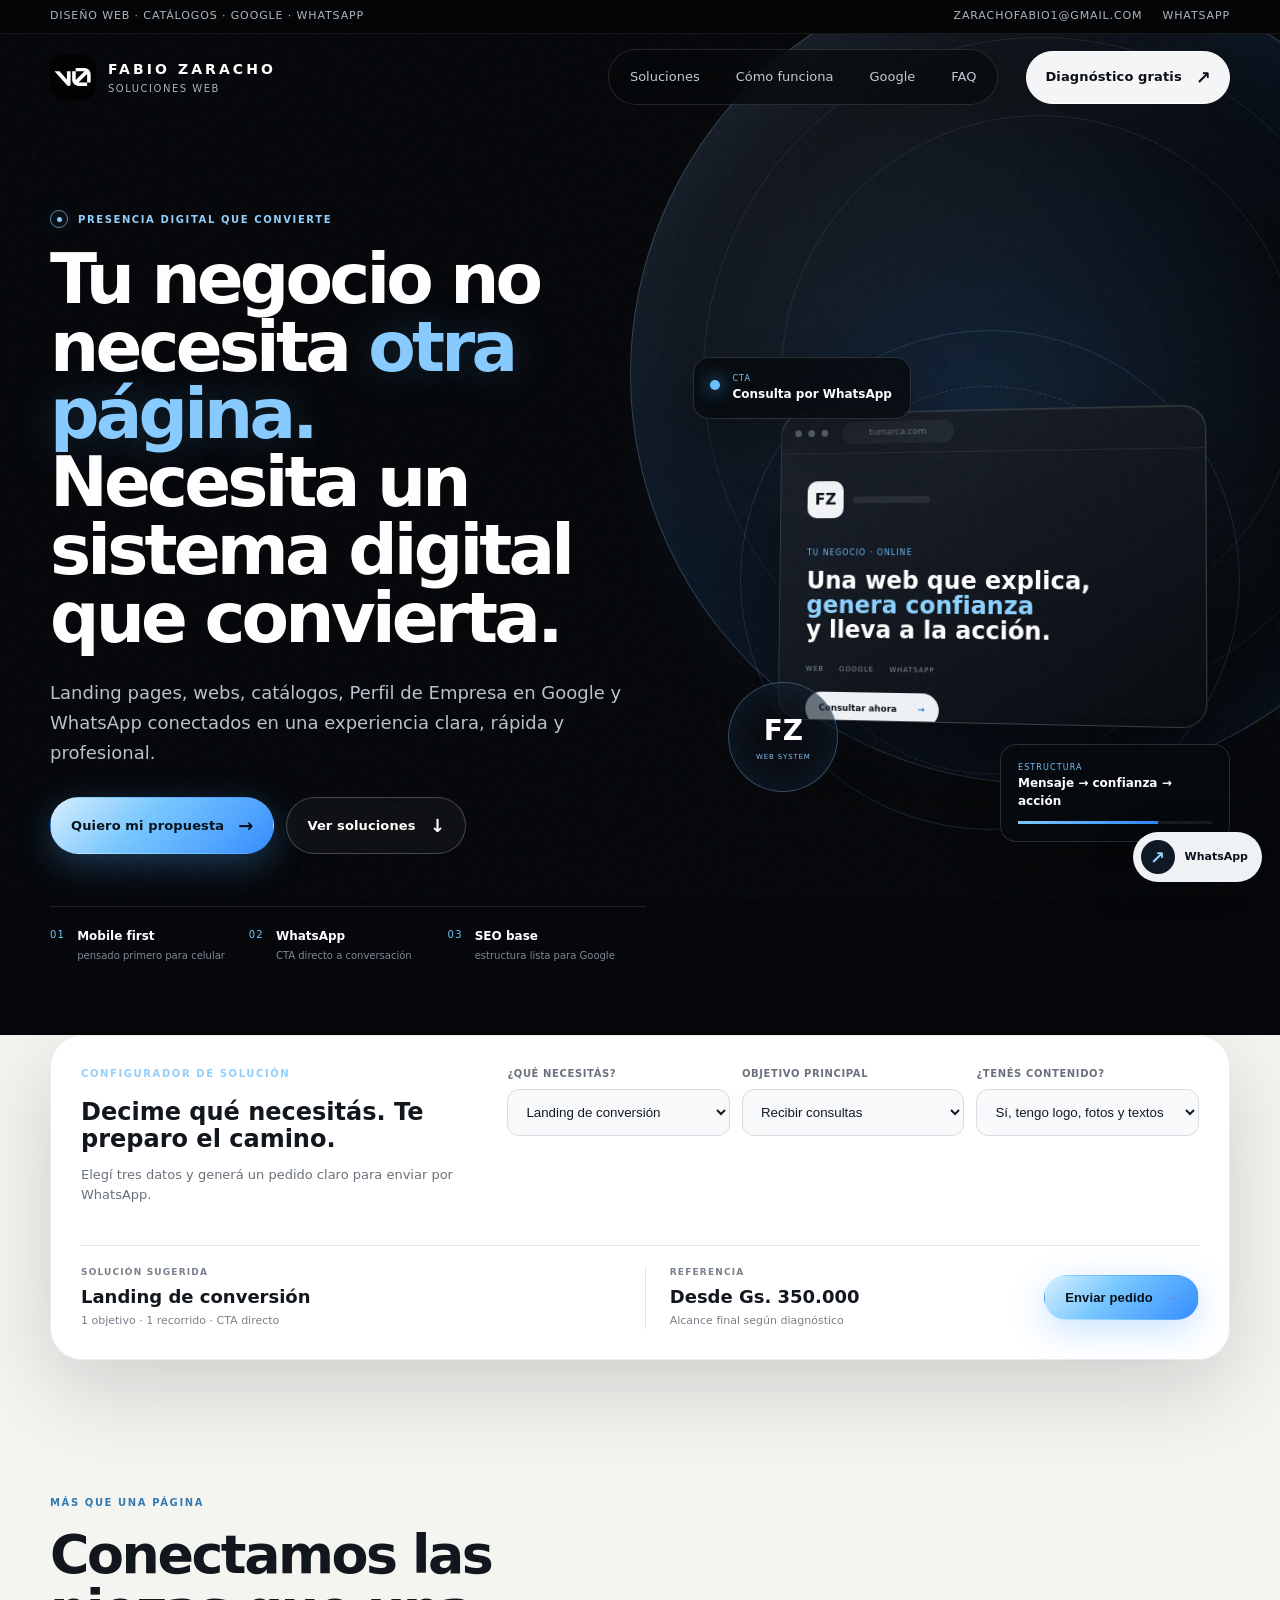
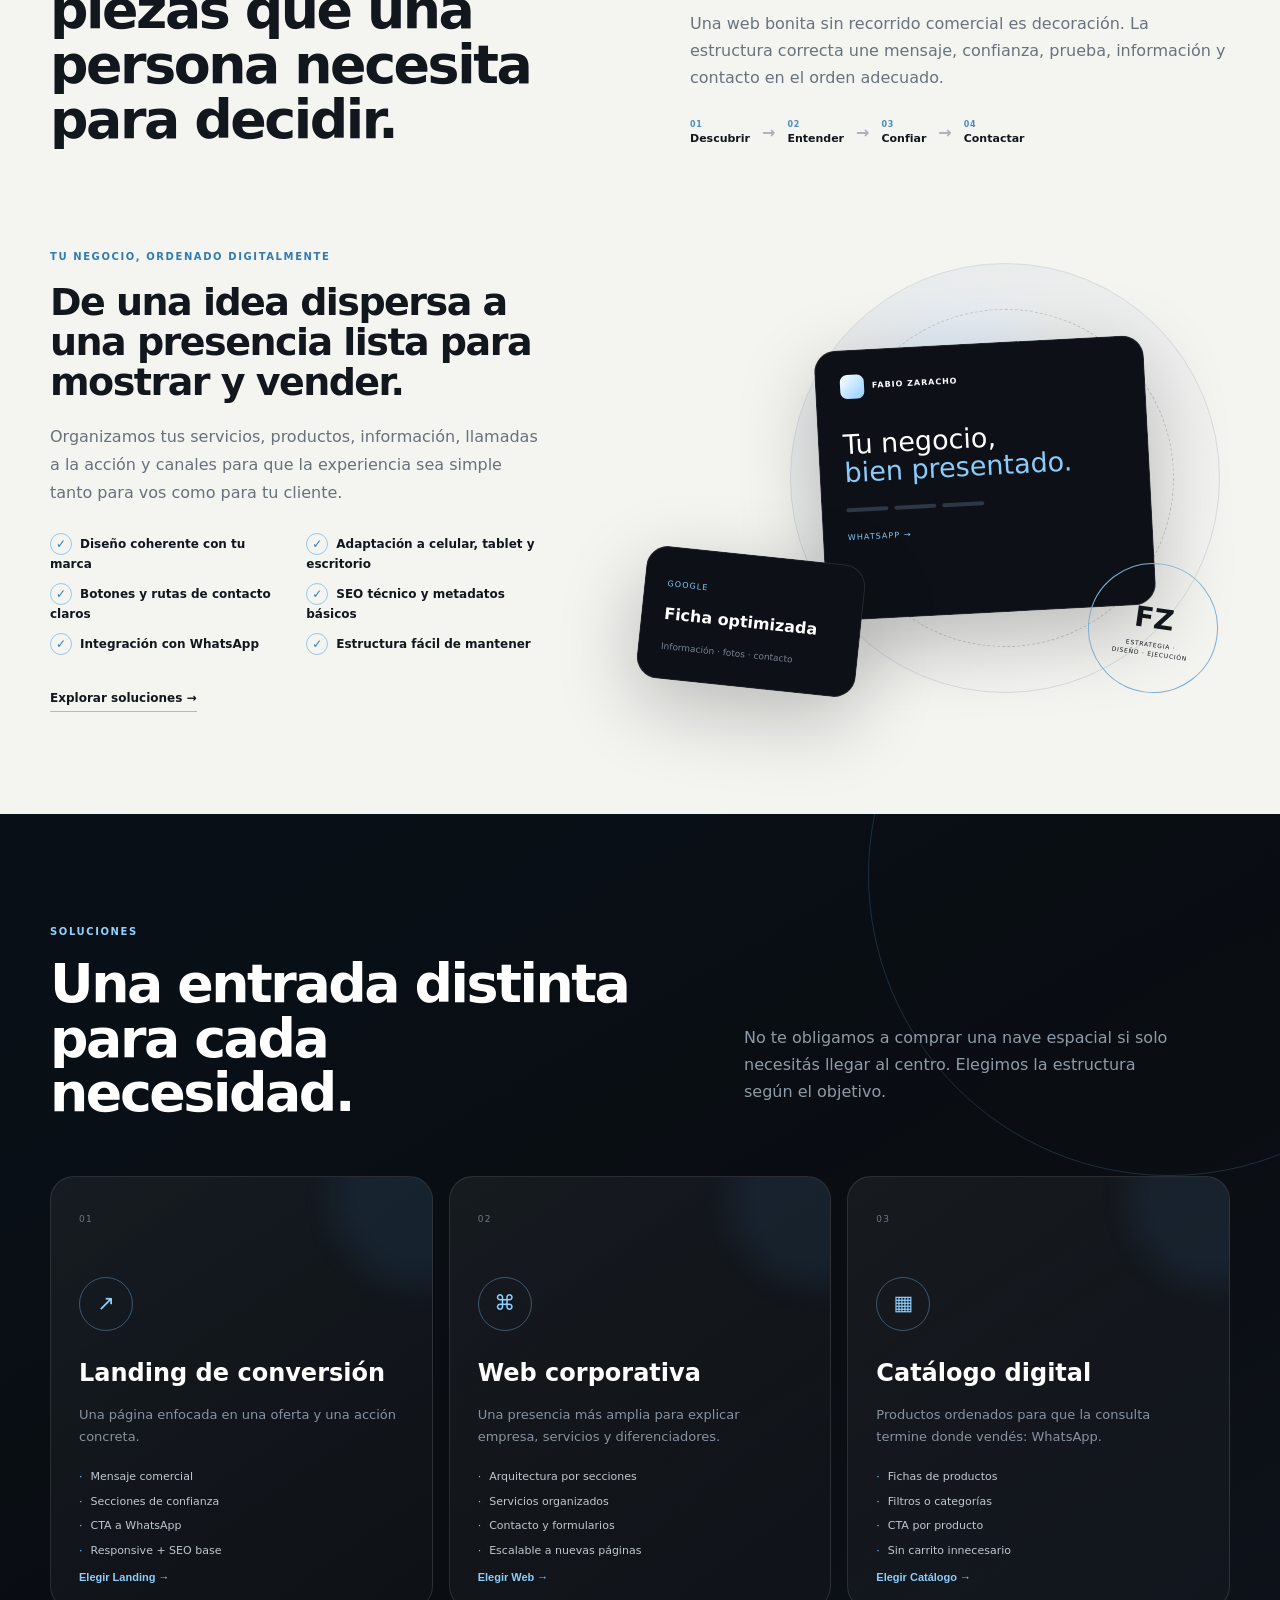
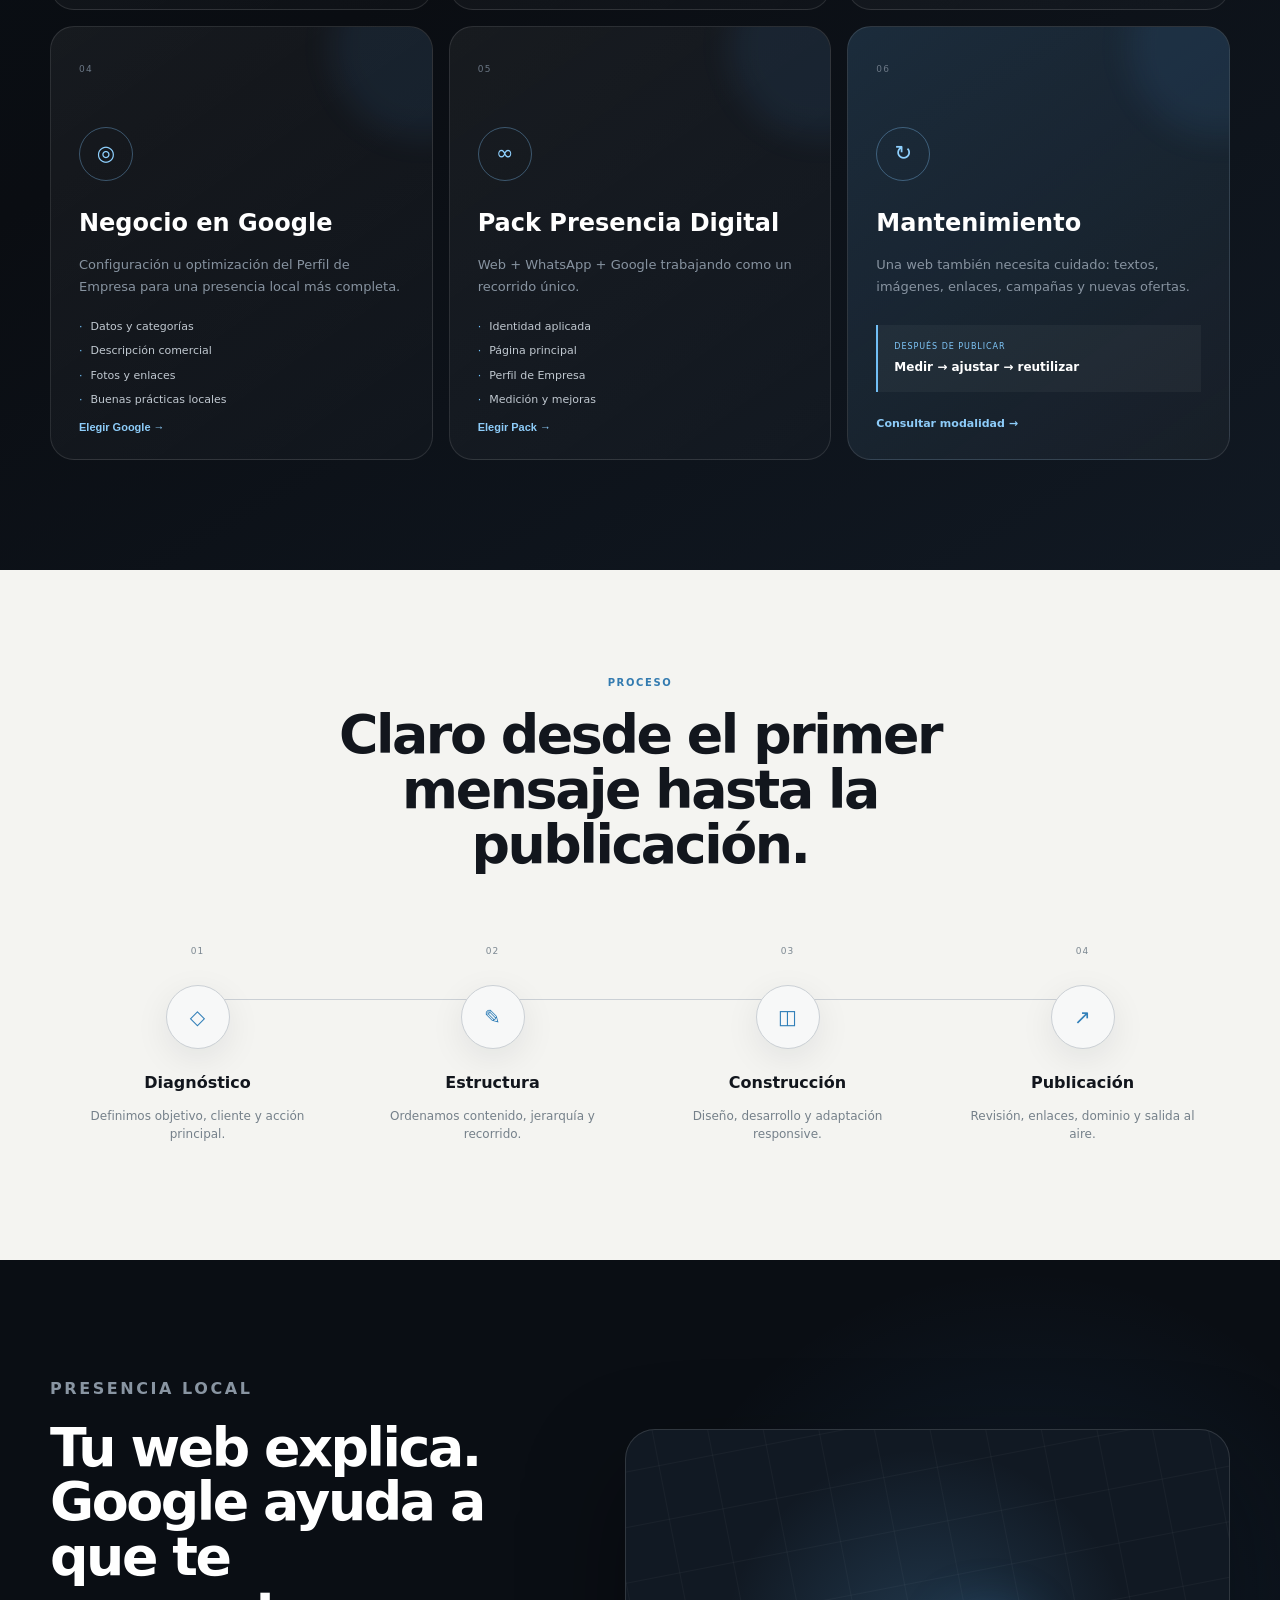
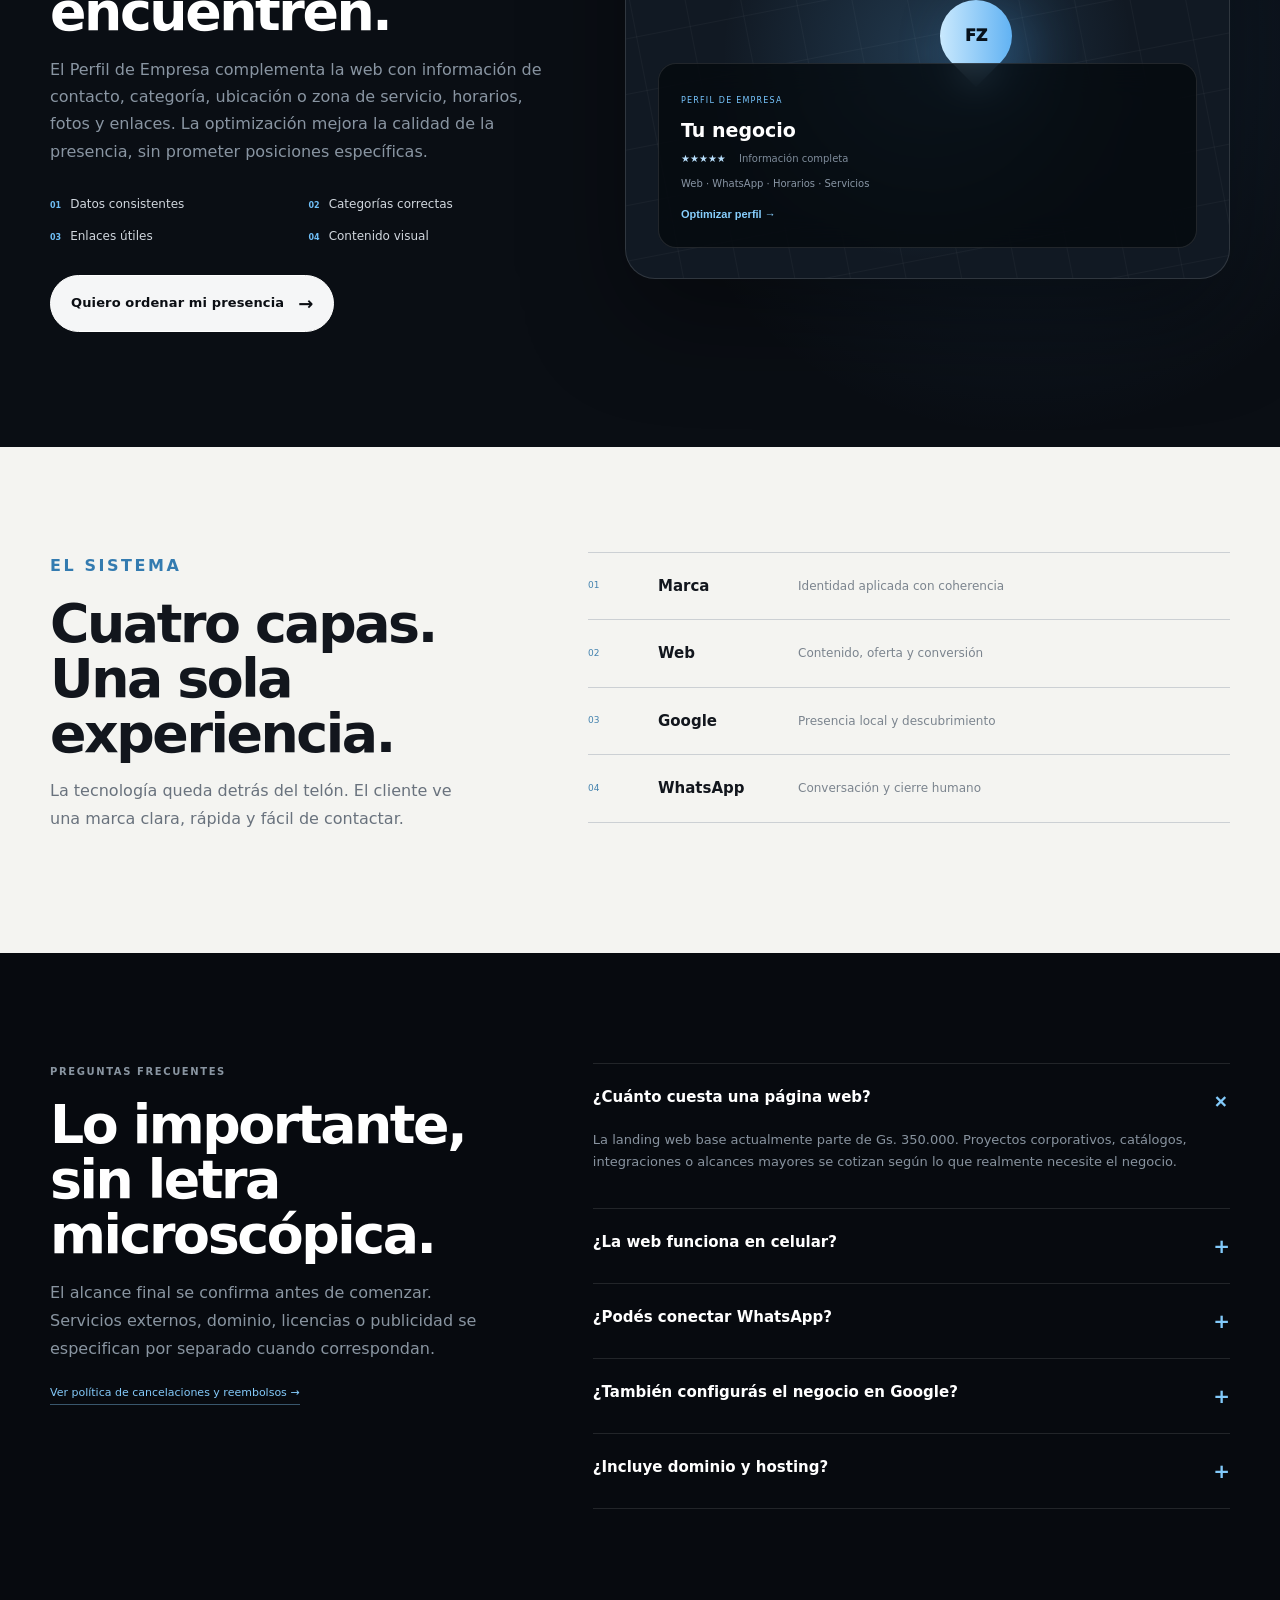
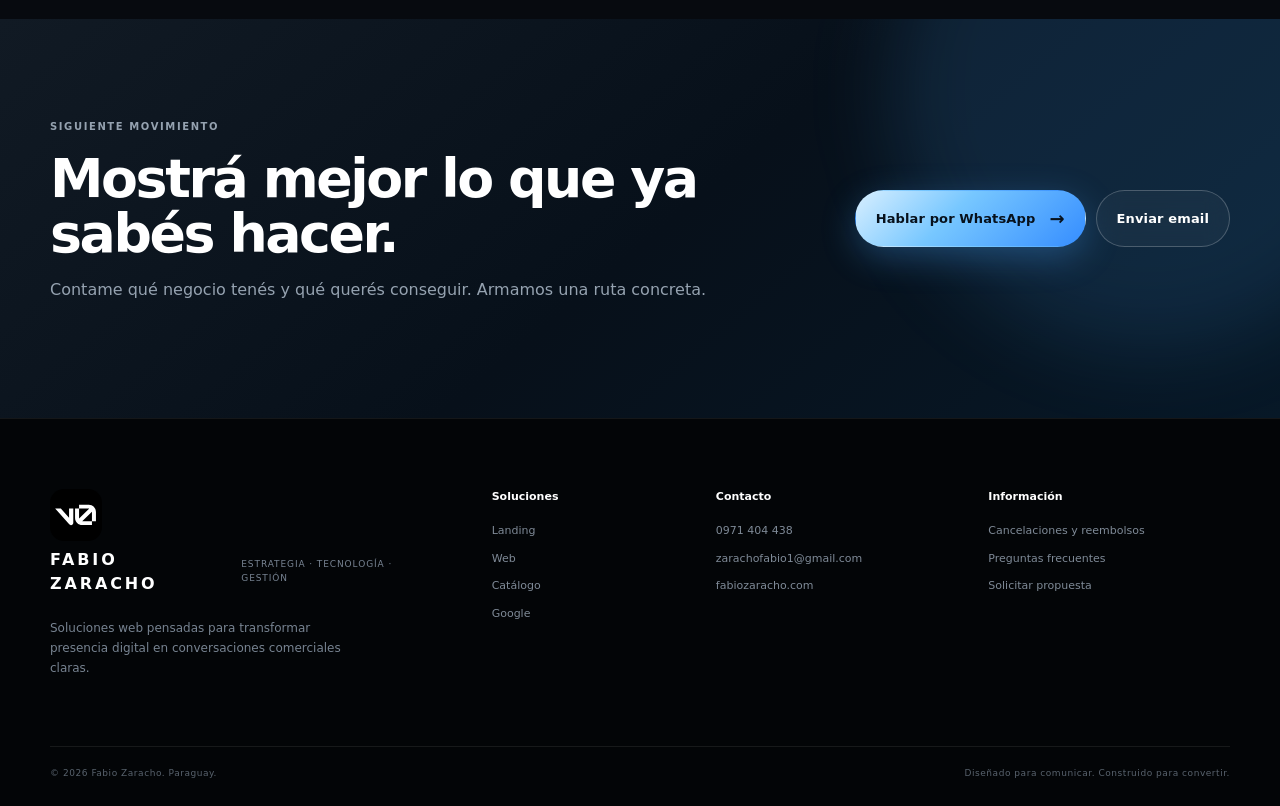
<file: web/index.html>
<!doctype html>
<html lang="es">
<head>
  <meta charset="utf-8">
  <meta name="viewport" content="width=device-width,initial-scale=1,viewport-fit=cover">
  <meta name="theme-color" content="#05070a">
  <title>Fabio Zaracho | Web, Landing, Catálogo y Presencia Digital</title>
  <meta name="description" content="Webs, landing pages, catálogos digitales, WhatsApp y Perfil de Empresa en Google para convertir presencia digital en consultas y ventas.">
  <meta property="og:title" content="Fabio Zaracho | Soluciones web para negocios">
  <meta property="og:description" content="Diseñamos tu presencia digital para llevar visitas a consultas por WhatsApp.">
  <link rel="icon" href="/icon.svg" type="image/svg+xml">
  <link rel="stylesheet" href="./styles.css">
</head>
<body>
  <div class="noise" aria-hidden="true"></div>
  <div class="topbar">
    <div class="wrap topbar-inner">
      <span>Diseño web · Catálogos · Google · WhatsApp</span>
      <div class="top-links"><a href="mailto:zarachofabio1@gmail.com">zarachofabio1@gmail.com</a><a href="https://wa.me/595971404438" target="_blank" rel="noopener">WhatsApp</a></div>
    </div>
  </div>
  <header class="site-header" id="inicio">
    <div class="wrap nav">
      <a class="brand" href="#inicio" aria-label="Fabio Zaracho, inicio">
        <img src="/icon.svg" alt="" width="46" height="46">
        <span><strong>FABIO ZARACHO</strong><small>Soluciones web</small></span>
      </a>
      <button class="menu-btn" type="button" aria-expanded="false" aria-controls="main-nav"><span></span><span></span></button>
      <nav id="main-nav" class="main-nav" aria-label="Principal">
        <a href="#soluciones">Soluciones</a><a href="#sistema">Cómo funciona</a><a href="#google">Google</a><a href="#faq">FAQ</a>
      </nav>
      <a class="btn btn-light nav-cta" href="#diagnostico">Diagnóstico gratis <span>↗</span></a>
    </div>
  </header>
  <main>
    <section class="hero">
      <div class="hero-bg" aria-hidden="true"><video autoplay muted loop playsinline preload="metadata" src="/videos/cinematic-bg.mp4"></video></div>
      <div class="hero-orbit" aria-hidden="true"></div>
      <div class="wrap hero-grid">
        <div class="hero-copy reveal">
          <p class="eyebrow"><span></span> PRESENCIA DIGITAL QUE CONVIERTE</p>
          <h1>Tu negocio no necesita <em>otra página.</em><br>Necesita un sistema digital que convierta.</h1>
          <p class="hero-lead">Landing pages, webs, catálogos, Perfil de Empresa en Google y WhatsApp conectados en una experiencia clara, rápida y profesional.</p>
          <div class="hero-actions">
            <a class="btn btn-accent" href="#diagnostico">Quiero mi propuesta <span>→</span></a>
            <a class="btn btn-ghost" href="#soluciones">Ver soluciones <span>↓</span></a>
          </div>
          <div class="hero-proof">
            <div><i>01</i><span><b>Mobile first</b><small>pensado primero para celular</small></span></div>
            <div><i>02</i><span><b>WhatsApp</b><small>CTA directo a conversación</small></span></div>
            <div><i>03</i><span><b>SEO base</b><small>estructura lista para Google</small></span></div>
          </div>
        </div>
        <div class="hero-stage reveal delay-1" aria-label="Vista conceptual de una presencia digital conectada">
          <div class="stage-ring"></div>
          <div class="browser-card">
            <div class="browser-top"><span></span><span></span><span></span><div>tumarca.com</div></div>
            <div class="browser-body">
              <div class="mini-brand"><span>FZ</span><i></i></div><div class="mini-kicker">TU NEGOCIO · ONLINE</div>
              <div class="mini-title">Una web que explica,<br><b>genera confianza</b><br>y lleva a la acción.</div>
              <div class="mini-row"><span>WEB</span><span>GOOGLE</span><span>WHATSAPP</span></div><div class="mini-btn">Consultar ahora <b>→</b></div>
            </div>
          </div>
          <div class="float-card float-a"><span class="dot"></span><small>CTA</small><b>Consulta por WhatsApp</b></div>
          <div class="float-card float-b"><small>ESTRUCTURA</small><b>Mensaje → confianza → acción</b><div class="meter"><span></span></div></div>
          <div class="float-badge"><span>FZ</span><small>WEB SYSTEM</small></div>
        </div>
      </div>
      <div class="hero-curve" aria-hidden="true"></div>
    </section>
    <section class="diagnostic-shell" id="diagnostico">
      <div class="wrap">
        <div class="diagnostic-card reveal">
          <div class="diag-copy"><p class="section-tag">CONFIGURADOR DE SOLUCIÓN</p><h2>Decime qué necesitás. Te preparo el camino.</h2><p>Elegí tres datos y generá un pedido claro para enviar por WhatsApp.</p></div>
          <form class="diag-form" id="solution-form">
            <label>¿Qué necesitás?<select id="service" required><option value="landing">Landing de conversión</option><option value="web">Web corporativa</option><option value="catalogo">Catálogo digital + WhatsApp</option><option value="google">Perfil de Empresa en Google</option><option value="pack">Pack Presencia Digital</option></select></label>
            <label>Objetivo principal<select id="goal" required><option value="consultas">Recibir consultas</option><option value="ventas">Vender productos o servicios</option><option value="confianza">Generar confianza</option><option value="google">Aparecer mejor en Google</option></select></label>
            <label>¿Tenés contenido?<select id="content" required><option value="si">Sí, tengo logo, fotos y textos</option><option value="parcial">Tengo una parte</option><option value="no">Necesito que me ayudes a ordenarlo</option></select></label>
          </form>
          <div class="diag-result" aria-live="polite">
            <div><small>SOLUCIÓN SUGERIDA</small><strong id="result-title">Landing de conversión</strong><span id="result-meta">1 objetivo · 1 recorrido · CTA directo</span></div>
            <div class="price-box"><small>REFERENCIA</small><strong id="result-price">Desde Gs. 350.000</strong><span id="result-time">Alcance final según diagnóstico</span></div>
            <button class="btn btn-accent" id="send-brief" type="button">Enviar pedido <span>→</span></button>
          </div>
        </div>
      </div>
    </section>
    <section class="light-section intro" id="sistema">
      <div class="wrap split reveal">
        <div class="section-head"><p class="section-tag dark">MÁS QUE UNA PÁGINA</p><h2>Conectamos las piezas que una persona necesita para decidir.</h2></div>
        <div class="intro-copy"><p>Una web bonita sin recorrido comercial es decoración. La estructura correcta une mensaje, confianza, prueba, información y contacto en el orden adecuado.</p><div class="flowline"><span><i>01</i>Descubrir</span><b>→</b><span><i>02</i>Entender</span><b>→</b><span><i>03</i>Confiar</span><b>→</b><span><i>04</i>Contactar</span></div></div>
      </div>
      <div class="wrap story-grid reveal">
        <div class="story-copy">
          <p class="section-tag dark">TU NEGOCIO, ORDENADO DIGITALMENTE</p><h3>De una idea dispersa a una presencia lista para mostrar y vender.</h3>
          <p>Organizamos tus servicios, productos, información, llamadas a la acción y canales para que la experiencia sea simple tanto para vos como para tu cliente.</p>
          <ul class="check-list"><li>Diseño coherente con tu marca</li><li>Adaptación a celular, tablet y escritorio</li><li>Botones y rutas de contacto claros</li><li>SEO técnico y metadatos básicos</li><li>Integración con WhatsApp</li><li>Estructura fácil de mantener</li></ul>
          <a class="text-link" href="#soluciones">Explorar soluciones <span>→</span></a>
        </div>
        <div class="story-art">
          <div class="art-orbit"></div><div class="device-card device-main"><div class="screen-head"><span></span><b>FABIO ZARACHO</b></div><div class="screen-title">Tu negocio,<br><em>bien presentado.</em></div><div class="screen-lines"><i></i><i></i><i></i></div><div class="screen-cta">WHATSAPP →</div></div>
          <div class="device-card device-small"><small>GOOGLE</small><b>Ficha optimizada</b><span>Información · fotos · contacto</span></div><div class="stamp"><b>FZ</b><span>ESTRATEGIA · DISEÑO · EJECUCIÓN</span></div>
        </div>
      </div>
    </section>
    <section class="dark-band" id="soluciones">
      <div class="wrap">
        <div class="band-head reveal"><div><p class="section-tag">SOLUCIONES</p><h2>Una entrada distinta para cada necesidad.</h2></div><p>No te obligamos a comprar una nave espacial si solo necesitás llegar al centro. Elegimos la estructura según el objetivo.</p></div>
        <div class="services-grid">
          <article class="service-card reveal" data-service="landing"><span class="service-no">01</span><div class="service-icon">↗</div><h3>Landing de conversión</h3><p>Una página enfocada en una oferta y una acción concreta.</p><ul><li>Mensaje comercial</li><li>Secciones de confianza</li><li>CTA a WhatsApp</li><li>Responsive + SEO base</li></ul><button type="button">Elegir Landing <span>→</span></button></article>
          <article class="service-card reveal delay-1" data-service="web"><span class="service-no">02</span><div class="service-icon">⌘</div><h3>Web corporativa</h3><p>Una presencia más amplia para explicar empresa, servicios y diferenciadores.</p><ul><li>Arquitectura por secciones</li><li>Servicios organizados</li><li>Contacto y formularios</li><li>Escalable a nuevas páginas</li></ul><button type="button">Elegir Web <span>→</span></button></article>
          <article class="service-card reveal delay-2" data-service="catalogo"><span class="service-no">03</span><div class="service-icon">▦</div><h3>Catálogo digital</h3><p>Productos ordenados para que la consulta termine donde vendés: WhatsApp.</p><ul><li>Fichas de productos</li><li>Filtros o categorías</li><li>CTA por producto</li><li>Sin carrito innecesario</li></ul><button type="button">Elegir Catálogo <span>→</span></button></article>
          <article class="service-card reveal" data-service="google"><span class="service-no">04</span><div class="service-icon">◎</div><h3>Negocio en Google</h3><p>Configuración u optimización del Perfil de Empresa para una presencia local más completa.</p><ul><li>Datos y categorías</li><li>Descripción comercial</li><li>Fotos y enlaces</li><li>Buenas prácticas locales</li></ul><button type="button">Elegir Google <span>→</span></button></article>
          <article class="service-card reveal delay-1" data-service="pack"><span class="service-no">05</span><div class="service-icon">∞</div><h3>Pack Presencia Digital</h3><p>Web + WhatsApp + Google trabajando como un recorrido único.</p><ul><li>Identidad aplicada</li><li>Página principal</li><li>Perfil de Empresa</li><li>Medición y mejoras</li></ul><button type="button">Elegir Pack <span>→</span></button></article>
          <article class="service-card service-feature reveal delay-2"><span class="service-no">06</span><div class="service-icon">↻</div><h3>Mantenimiento</h3><p>Una web también necesita cuidado: textos, imágenes, enlaces, campañas y nuevas ofertas.</p><div class="feature-callout"><small>DESPUÉS DE PUBLICAR</small><strong>Medir → ajustar → reutilizar</strong></div><a href="#diagnostico">Consultar modalidad <span>→</span></a></article>
        </div>
      </div>
    </section>
    <section class="light-section process">
      <div class="wrap">
        <div class="center-head reveal"><p class="section-tag dark">PROCESO</p><h2>Claro desde el primer mensaje hasta la publicación.</h2></div>
        <div class="process-line">
          <div class="process-step reveal"><span>01</span><i>◇</i><h3>Diagnóstico</h3><p>Definimos objetivo, cliente y acción principal.</p></div>
          <div class="process-step reveal delay-1"><span>02</span><i>✎</i><h3>Estructura</h3><p>Ordenamos contenido, jerarquía y recorrido.</p></div>
          <div class="process-step reveal delay-2"><span>03</span><i>◫</i><h3>Construcción</h3><p>Diseño, desarrollo y adaptación responsive.</p></div>
          <div class="process-step reveal delay-3"><span>04</span><i>↗</i><h3>Publicación</h3><p>Revisión, enlaces, dominio y salida al aire.</p></div>
        </div>
      </div>
    </section>
    <section class="google-section" id="google">
      <div class="wrap google-grid">
        <div class="google-copy reveal">
          <p class="section-tag">PRESENCIA LOCAL</p><h2>Tu web explica. Google ayuda a que te encuentren.</h2>
          <p>El Perfil de Empresa complementa la web con información de contacto, categoría, ubicación o zona de servicio, horarios, fotos y enlaces. La optimización mejora la calidad de la presencia, sin prometer posiciones específicas.</p>
          <div class="google-points"><span><b>01</b>Datos consistentes</span><span><b>02</b>Categorías correctas</span><span><b>03</b>Enlaces útiles</span><span><b>04</b>Contenido visual</span></div>
          <a class="btn btn-light" href="#diagnostico">Quiero ordenar mi presencia <span>→</span></a>
        </div>
        <div class="map-card reveal delay-1"><div class="map-grid"></div><div class="map-pin"><span>FZ</span></div><div class="map-info"><small>PERFIL DE EMPRESA</small><strong>Tu negocio</strong><div class="stars">★★★★★ <span>Información completa</span></div><p>Web · WhatsApp · Horarios · Servicios</p><button type="button" data-service-jump="google">Optimizar perfil →</button></div></div>
      </div>
    </section>
    <section class="light-section stack-section">
      <div class="wrap stack-grid reveal"><div><p class="section-tag dark">EL SISTEMA</p><h2>Cuatro capas. Una sola experiencia.</h2><p>La tecnología queda detrás del telón. El cliente ve una marca clara, rápida y fácil de contactar.</p></div><div class="stack-list"><div><span>01</span><b>Marca</b><small>Identidad aplicada con coherencia</small></div><div><span>02</span><b>Web</b><small>Contenido, oferta y conversión</small></div><div><span>03</span><b>Google</b><small>Presencia local y descubrimiento</small></div><div><span>04</span><b>WhatsApp</b><small>Conversación y cierre humano</small></div></div></div>
    </section>
    <section class="faq-section" id="faq">
      <div class="wrap faq-grid">
        <div class="faq-intro reveal"><p class="section-tag">PREGUNTAS FRECUENTES</p><h2>Lo importante, sin letra microscópica.</h2><p>El alcance final se confirma antes de comenzar. Servicios externos, dominio, licencias o publicidad se especifican por separado cuando correspondan.</p><a href="https://fabiozaracho.com/reembolsos" target="_blank" rel="noopener">Ver política de cancelaciones y reembolsos →</a></div>
        <div class="accordion reveal delay-1">
          <details open><summary>¿Cuánto cuesta una página web?<span>+</span></summary><p>La landing web base actualmente parte de Gs. 350.000. Proyectos corporativos, catálogos, integraciones o alcances mayores se cotizan según lo que realmente necesite el negocio.</p></details>
          <details><summary>¿La web funciona en celular?<span>+</span></summary><p>Sí. El diseño se trabaja con prioridad móvil y se revisa también en tablet, notebook y escritorio.</p></details>
          <details><summary>¿Podés conectar WhatsApp?<span>+</span></summary><p>Sí. Podemos crear botones directos, mensajes prellenados y recorridos de consulta por servicio o producto.</p></details>
          <details><summary>¿También configurás el negocio en Google?<span>+</span></summary><p>Sí. Podemos trabajar la configuración u optimización del Perfil de Empresa en Google con datos, categorías, descripción, fotografías y enlaces disponibles.</p></details>
          <details><summary>¿Incluye dominio y hosting?<span>+</span></summary><p>Depende de la propuesta. Si se necesitan costos de terceros, se informan antes de contratar para que quede claro qué está incluido.</p></details>
        </div>
      </div>
    </section>
    <section class="final-cta">
      <div class="final-glow" aria-hidden="true"></div>
      <div class="wrap final-grid reveal"><div><p class="section-tag">SIGUIENTE MOVIMIENTO</p><h2>Mostrá mejor lo que ya sabés hacer.</h2><p>Contame qué negocio tenés y qué querés conseguir. Armamos una ruta concreta.</p></div><div class="final-actions"><a class="btn btn-accent" id="final-whatsapp" href="https://wa.me/595971404438?text=Hola%20Fabio,%20quiero%20una%20propuesta%20para%20mi%20negocio." target="_blank" rel="noopener">Hablar por WhatsApp <span>→</span></a><a class="btn btn-ghost" href="mailto:zarachofabio1@gmail.com">Enviar email</a></div></div>
    </section>
  </main>
  <footer>
    <div class="wrap footer-grid">
      <div class="footer-brand"><img src="/icon.svg" alt="" width="52" height="52"><div><b>FABIO ZARACHO</b><span>Estrategia · Tecnología · Gestión</span></div><p>Soluciones web pensadas para transformar presencia digital en conversaciones comerciales claras.</p></div>
      <div><b>Soluciones</b><a href="#soluciones">Landing</a><a href="#soluciones">Web</a><a href="#soluciones">Catálogo</a><a href="#google">Google</a></div>
      <div><b>Contacto</b><a href="https://wa.me/595971404438" target="_blank" rel="noopener">0971 404 438</a><a href="mailto:zarachofabio1@gmail.com">zarachofabio1@gmail.com</a><a href="https://fabiozaracho.com" target="_blank" rel="noopener">fabiozaracho.com</a></div>
      <div><b>Información</b><a href="https://fabiozaracho.com/reembolsos" target="_blank" rel="noopener">Cancelaciones y reembolsos</a><a href="#faq">Preguntas frecuentes</a><a href="#diagnostico">Solicitar propuesta</a></div>
    </div>
    <div class="wrap footer-bottom"><span>© 2026 Fabio Zaracho. Paraguay.</span><span>Diseñado para comunicar. Construido para convertir.</span></div>
  </footer>
  <a class="floating-wa" href="https://wa.me/595971404438?text=Hola%20Fabio,%20quiero%20informaci%C3%B3n%20sobre%20tus%20servicios%20web." target="_blank" rel="noopener" aria-label="Contactar por WhatsApp"><span>↗</span><b>WhatsApp</b></a>
  <script src="./app.js" defer></script>
</body>
</html>
</file>
<file: _next/static/chunks/3pdzm2e_kfngi.css>
@font-face{font-family:Geist;font-style:normal;font-weight:100 900;font-display:swap;src:url(../media/fef07dbb0973bf53-s.3p2_lha1f2xer.woff2)format("woff2");unicode-range:U+460-52F,U+1C80-1C8A,U+20B4,U+2DE0-2DFF,U+A640-A69F,U+FE2E-FE2F}@font-face{font-family:Geist;font-style:normal;font-weight:100 900;font-display:swap;src:url(../media/8a480f0b521d4e75-s.1qq4vpdcun5oj.woff2)format("woff2");unicode-range:U+301,U+400-45F,U+490-491,U+4B0-4B1,U+2116}@font-face{font-family:Geist;font-style:normal;font-weight:100 900;font-display:swap;src:url(../media/53b9e256198e5412-s.390ncx5urfkfu.woff2)format("woff2");unicode-range:U+102-103,U+110-111,U+128-129,U+168-169,U+1A0-1A1,U+1AF-1B0,U+300-301,U+303-304,U+308-309,U+323,U+329,U+1EA0-1EF9,U+20AB}@font-face{font-family:Geist;font-style:normal;font-weight:100 900;font-display:swap;src:url(../media/7178b3e590c64307-s.21jp631_3pja2.woff2)format("woff2");unicode-range:U+100-2BA,U+2BD-2C5,U+2C7-2CC,U+2CE-2D7,U+2DD-2FF,U+304,U+308,U+329,U+1D00-1DBF,U+1E00-1E9F,U+1EF2-1EFF,U+2020,U+20A0-20AB,U+20AD-20C0,U+2113,U+2C60-2C7F,U+A720-A7FF}@font-face{font-family:Geist;font-style:normal;font-weight:100 900;font-display:swap;src:url(../media/caa3a2e1cccd8315-s.p.0wgildi0cnwt9.woff2)format("woff2");unicode-range:U+??,U+131,U+152-153,U+2BB-2BC,U+2C6,U+2DA,U+2DC,U+304,U+308,U+329,U+2000-206F,U+20AC,U+2122,U+2191,U+2193,U+2212,U+2215,U+FEFF,U+FFFD}@font-face{font-family:Geist Fallback;src:local(Arial);ascent-override:95.94%;descent-override:28.16%;line-gap-override:0.0%;size-adjust:104.76%}.geist_dd5f33c6-module__WggDGG__className{font-family:Geist,Geist Fallback;font-style:normal}.geist_dd5f33c6-module__WggDGG__variable{--font-geist-sans:"Geist", "Geist Fallback"}
@font-face{font-family:Geist Mono;font-style:normal;font-weight:100 900;font-display:swap;src:url(../media/5ce348bf30bf5439-s.31988l_ccedte.woff2)format("woff2");unicode-range:U+460-52F,U+1C80-1C8A,U+20B4,U+2DE0-2DFF,U+A640-A69F,U+FE2E-FE2F}@font-face{font-family:Geist Mono;font-style:normal;font-weight:100 900;font-display:swap;src:url(../media/4fa387ec64143e14-s.2tuy5pz7dlieh.woff2)format("woff2");unicode-range:U+301,U+400-45F,U+490-491,U+4B0-4B1,U+2116}@font-face{font-family:Geist Mono;font-style:normal;font-weight:100 900;font-display:swap;src:url(../media/6306c77e7c8268e4-s.2dbetqa9o8jxf.woff2)format("woff2");unicode-range:U+2000-2001,U+2004-2008,U+200A,U+23B8-23BD,U+2500-259F}@font-face{font-family:Geist Mono;font-style:normal;font-weight:100 900;font-display:swap;src:url(../media/7d817b4c03b0c5f1-s.1uyisp29ctx0d.woff2)format("woff2");unicode-range:U+102-103,U+110-111,U+128-129,U+168-169,U+1A0-1A1,U+1AF-1B0,U+300-301,U+303-304,U+308-309,U+323,U+329,U+1EA0-1EF9,U+20AB}@font-face{font-family:Geist Mono;font-style:normal;font-weight:100 900;font-display:swap;src:url(../media/bbc41e54d2fcbd21-s.1rgnod-3esatf.woff2)format("woff2");unicode-range:U+100-2BA,U+2BD-2C5,U+2C7-2CC,U+2CE-2D7,U+2DD-2FF,U+304,U+308,U+329,U+1D00-1DBF,U+1E00-1E9F,U+1EF2-1EFF,U+2020,U+20A0-20AB,U+20AD-20C0,U+2113,U+2C60-2C7F,U+A720-A7FF}@font-face{font-family:Geist Mono;font-style:normal;font-weight:100 900;font-display:swap;src:url(../media/797e433ab948586e-s.p.0r6juujl39pe6.woff2)format("woff2");unicode-range:U+??,U+131,U+152-153,U+2BB-2BC,U+2C6,U+2DA,U+2DC,U+304,U+308,U+329,U+2000-206F,U+20AC,U+2122,U+2191,U+2193,U+2212,U+2215,U+FEFF,U+FFFD}@font-face{font-family:Geist Mono Fallback;src:local(Arial);ascent-override:74.67%;descent-override:21.92%;line-gap-override:0.0%;size-adjust:134.59%}.geist_mono_d6617093-module__z61v7q__className{font-family:Geist Mono,Geist Mono Fallback;font-style:normal}.geist_mono_d6617093-module__z61v7q__variable{--font-geist-mono:"Geist Mono", "Geist Mono Fallback"}
</file>
<file: _next/static/chunks/05lvb3vkli4dy.css>
@layer properties{@supports (((-webkit-hyphens:none)) and (not (margin-trim:inline))) or ((-moz-orient:inline) and (not (color:rgb(from red r g b)))){:root,:host{--shimmer-angle:20deg}*,:before,:after,::backdrop{--tw-translate-x:0;--tw-translate-y:0;--tw-translate-z:0;--tw-scale-x:1;--tw-scale-y:1;--tw-scale-z:1;--tw-rotate-x:initial;--tw-rotate-y:initial;--tw-rotate-z:initial;--tw-skew-x:initial;--tw-skew-y:initial;--tw-border-style:solid;--tw-gradient-position:initial;--tw-gradient-from:#0000;--tw-gradient-via:#0000;--tw-gradient-to:#0000;--tw-gradient-stops:initial;--tw-gradient-via-stops:initial;--tw-gradient-from-position:0%;--tw-gradient-via-position:50%;--tw-gradient-to-position:100%;--tw-leading:initial;--tw-font-weight:initial;--tw-tracking:initial;--tw-shadow:0 0 #0000;--tw-shadow-color:initial;--tw-shadow-alpha:100%;--tw-inset-shadow:0 0 #0000;--tw-inset-shadow-color:initial;--tw-inset-shadow-alpha:100%;--tw-ring-color:initial;--tw-ring-shadow:0 0 #0000;--tw-inset-ring-color:initial;--tw-inset-ring-shadow:0 0 #0000;--tw-ring-inset:initial;--tw-ring-offset-width:0px;--tw-ring-offset-color:#fff;--tw-ring-offset-shadow:0 0 #0000;--tw-outline-style:solid;--tw-blur:initial;--tw-brightness:initial;--tw-contrast:initial;--tw-grayscale:initial;--tw-hue-rotate:initial;--tw-invert:initial;--tw-opacity:initial;--tw-saturate:initial;--tw-sepia:initial;--tw-drop-shadow:initial;--tw-drop-shadow-color:initial;--tw-drop-shadow-alpha:100%;--tw-drop-shadow-size:initial;--tw-backdrop-blur:initial;--tw-backdrop-brightness:initial;--tw-backdrop-contrast:initial;--tw-backdrop-grayscale:initial;--tw-backdrop-hue-rotate:initial;--tw-backdrop-invert:initial;--tw-backdrop-opacity:initial;--tw-backdrop-saturate:initial;--tw-backdrop-sepia:initial;--tw-duration:initial;--tw-ease:initial;--tw-animation-delay:0s;--tw-animation-direction:normal;--tw-animation-duration:initial;--tw-animation-fill-mode:none;--tw-animation-iteration-count:1;--tw-enter-blur:0;--tw-enter-opacity:1;--tw-enter-rotate:0;--tw-enter-scale:1;--tw-enter-translate-x:0;--tw-enter-translate-y:0;--tw-exit-blur:0;--tw-exit-opacity:1;--tw-exit-rotate:0;--tw-exit-scale:1;--tw-exit-translate-x:0;--tw-exit-translate-y:0;--scroll-fade-t:0px;--scroll-fade-b:0px;--scroll-fade-s:0px;--scroll-fade-e:0px;--scroll-fade-mask:initial;--shimmer-image:initial;--shimmer-text-fill:initial}}}@layer theme{:root,:host{--color-black:#000;--color-white:#fff;--spacing:.25rem;--container-5xl:64rem;--text-xs:.75rem;--text-xs--line-height:calc(1 / .75);--text-sm:.875rem;--text-sm--line-height:calc(1.25 / .875);--text-base:1rem;--text-base--line-height:calc(1.5 / 1);--text-lg:1.125rem;--text-lg--line-height:calc(1.75 / 1.125);--text-xl:1.25rem;--text-xl--line-height:calc(1.75 / 1.25);--text-2xl:1.5rem;--text-2xl--line-height:calc(2 / 1.5);--text-3xl:1.875rem;--text-3xl--line-height:calc(2.25 / 1.875);--text-4xl:2.25rem;--text-4xl--line-height:calc(2.5 / 2.25);--text-5xl:3rem;--text-5xl--line-height:1;--font-weight-medium:500;--font-weight-semibold:600;--font-weight-bold:700;--tracking-tight:-.025em;--tracking-wide:.025em;--leading-tight:1.25;--leading-snug:1.375;--leading-relaxed:1.625;--radius-md:calc(var(--radius) * .8);--ease-out:cubic-bezier(0, 0, .2, 1);--animate-spin:spin 1s linear infinite;--blur-sm:8px;--blur-md:12px;--blur-lg:16px;--blur-xl:24px;--blur-3xl:64px;--aspect-video:16 / 9;--default-transition-duration:.15s;--default-transition-timing-function:cubic-bezier(.4, 0, .2, 1);--default-font-family:var(--font-geist-sans), ui-sans-serif, system-ui, sans-serif;--default-mono-font-family:var(--font-geist-mono), ui-monospace, monospace}}@layer base{*,:after,:before,::backdrop{box-sizing:border-box;border:0 solid;margin:0;padding:0}::file-selector-button{box-sizing:border-box;border:0 solid;margin:0;padding:0}html,:host{-webkit-text-size-adjust:100%;tab-size:4;line-height:1.5;font-family:var(--default-font-family,-apple-system, BlinkMacSystemFont, "Segoe UI", Roboto, "Helvetica Neue", "Noto Sans", Arial, sans-serif, "Apple Color Emoji", "Segoe UI Emoji", "Segoe UI Symbol", "Noto Color Emoji");font-feature-settings:var(--default-font-feature-settings,normal);font-variation-settings:var(--default-font-variation-settings,normal);-webkit-tap-highlight-color:transparent}hr{height:0;color:inherit;border-top-width:1px}abbr:where([title]){-webkit-text-decoration:underline dotted;text-decoration:underline dotted}h1,h2,h3,h4,h5,h6{font-size:inherit;font-weight:inherit}a{color:inherit;-webkit-text-decoration:inherit;-webkit-text-decoration:inherit;-webkit-text-decoration:inherit;-webkit-text-decoration:inherit;text-decoration:inherit}b,strong{font-weight:bolder}code,kbd,samp,pre{font-family:var(--default-mono-font-family,ui-monospace, SFMono-Regular, Menlo, Monaco, Consolas, "Liberation Mono", "Courier New", monospace);font-feature-settings:var(--default-mono-font-feature-settings,normal);font-variation-settings:var(--default-mono-font-variation-settings,normal);font-size:1em}small{font-size:80%}sub,sup{vertical-align:baseline;font-size:75%;line-height:0;position:relative}sub{bottom:-.25em}sup{top:-.5em}table{text-indent:0;border-color:inherit;border-collapse:collapse}:-moz-focusring:where(:not(iframe)){outline:auto}progress{vertical-align:baseline}summary{display:list-item}ol,ul,menu{list-style:none}img,svg,video,canvas,audio,iframe,embed,object{vertical-align:middle;display:block}img,video{max-width:100%;height:auto}button,input,select,optgroup,textarea{font:inherit;font-feature-settings:inherit;font-variation-settings:inherit;letter-spacing:inherit;color:inherit;opacity:1;background-color:#0000;border-radius:0}::file-selector-button{font:inherit;font-feature-settings:inherit;font-variation-settings:inherit;letter-spacing:inherit;color:inherit;opacity:1;background-color:#0000;border-radius:0}:where(select:is([multiple],[size])) optgroup{font-weight:bolder}:where(select:is([multiple],[size])) optgroup option{padding-inline-start:20px}::file-selector-button{margin-inline-end:4px}::placeholder{opacity:1}@supports (not ((-webkit-appearance:-apple-pay-button))) or (contain-intrinsic-size:1px){::placeholder{color:currentColor}@supports (color:color-mix(in lab, red, red)){::placeholder{color:color-mix(in oklab, currentcolor 50%, transparent)}}}textarea{resize:vertical}::-webkit-search-decoration{-webkit-appearance:none}::-webkit-date-and-time-value{min-height:1lh;text-align:inherit}::-webkit-datetime-edit{display:inline-flex}::-webkit-datetime-edit-fields-wrapper{padding:0}::-webkit-datetime-edit{padding-block:0}::-webkit-datetime-edit-year-field{padding-block:0}::-webkit-datetime-edit-month-field{padding-block:0}::-webkit-datetime-edit-day-field{padding-block:0}::-webkit-datetime-edit-hour-field{padding-block:0}::-webkit-datetime-edit-minute-field{padding-block:0}::-webkit-datetime-edit-second-field{padding-block:0}::-webkit-datetime-edit-millisecond-field{padding-block:0}::-webkit-datetime-edit-meridiem-field{padding-block:0}::-webkit-calendar-picker-indicator{line-height:1}:-moz-ui-invalid{box-shadow:none}button,input:where([type=button],[type=reset],[type=submit]){appearance:button}::file-selector-button{appearance:button}::-webkit-inner-spin-button{height:auto}::-webkit-outer-spin-button{height:auto}[hidden]:where(:not([hidden=until-found])){display:none!important}*{border-color:var(--border);outline-color:var(--ring)}@supports (color:color-mix(in lab, red, red)){*{outline-color:color-mix(in oklab, var(--ring) 50%, transparent)}}body{background-color:var(--background);color:var(--foreground)}}@layer components;@layer utilities{.pointer-events-none{pointer-events:none}.visible{visibility:visible}.absolute{position:absolute}.fixed{position:fixed}.relative{position:relative}.static{position:static}.sticky{position:sticky}.-inset-3{inset:calc(var(--spacing) * -3)}.-inset-5{inset:calc(var(--spacing) * -5)}.-inset-10{inset:calc(var(--spacing) * -10)}.-inset-20{inset:calc(var(--spacing) * -20)}.inset-0{inset:0}.inset-\[-4px\]{inset:-4px}.inset-x-0{inset-inline:0}.inset-x-\[-15\%\]{inset-inline:-15%}.inset-y-0{inset-block:0}.-top-24{top:calc(var(--spacing) * -24)}.top-0{top:0}.top-1\/2{top:50%}.top-3{top:calc(var(--spacing) * 3)}.top-4{top:calc(var(--spacing) * 4)}.top-\[4vh\]{top:4vh}.top-\[8vh\]{top:8vh}.top-\[18\%\]{top:18%}.top-\[28\%\]{top:28%}.top-\[42\%\]{top:42%}.top-\[70\%\]{top:70%}.-right-24{right:calc(var(--spacing) * -24)}.-right-\[10\%\]{right:-10%}.-right-\[18vw\]{right:-18vw}.right-3{right:calc(var(--spacing) * 3)}.right-4{right:calc(var(--spacing) * 4)}.right-\[-8vw\]{right:-8vw}.right-\[-22\%\]{right:-22%}.right-\[14\%\]{right:14%}.bottom-0{bottom:0}.bottom-3{bottom:calc(var(--spacing) * 3)}.bottom-4{bottom:calc(var(--spacing) * 4)}.bottom-\[-12vh\]{bottom:-12vh}.bottom-\[-20\%\]{bottom:-20%}.bottom-\[10\%\]{bottom:10%}.-left-1\/2{left:-50%}.-left-1\/3{left:-33.3333%}.-left-\[12\%\]{left:-12%}.-left-\[14vw\]{left:-14vw}.left-1\/2{left:50%}.left-3{left:calc(var(--spacing) * 3)}.left-4{left:calc(var(--spacing) * 4)}.left-\[-20\%\]{left:-20%}.left-\[-35\%\]{left:-35%}.left-\[12\%\]{left:12%}.left-\[42\%\]{left:42%}.z-0{z-index:0}.z-10{z-index:10}.z-20{z-index:20}.z-\[70\]{z-index:70}.z-\[85\]{z-index:85}.z-\[88\]{z-index:88}.z-\[92\]{z-index:92}.z-\[95\]{z-index:95}.mx-auto{margin-inline:auto}.mt-0\.5{margin-top:calc(var(--spacing) * .5)}.mt-1{margin-top:var(--spacing)}.mt-2{margin-top:calc(var(--spacing) * 2)}.mt-3{margin-top:calc(var(--spacing) * 3)}.mt-4{margin-top:calc(var(--spacing) * 4)}.mt-5{margin-top:calc(var(--spacing) * 5)}.mt-6{margin-top:calc(var(--spacing) * 6)}.mt-7{margin-top:calc(var(--spacing) * 7)}.mt-8{margin-top:calc(var(--spacing) * 8)}.mt-9{margin-top:calc(var(--spacing) * 9)}.mb-1\.5{margin-bottom:calc(var(--spacing) * 1.5)}.mb-3{margin-bottom:calc(var(--spacing) * 3)}.mb-7{margin-bottom:calc(var(--spacing) * 7)}.mb-8{margin-bottom:calc(var(--spacing) * 8)}.ml-auto{margin-left:auto}.block{display:block}.flex{display:flex}.grid{display:grid}.hidden{display:none}.inline{display:inline}.inline-block{display:inline-block}.inline-flex{display:inline-flex}.aspect-video{aspect-ratio:var(--aspect-video)}.size-6{width:calc(var(--spacing) * 6);height:calc(var(--spacing) * 6)}.size-7{width:calc(var(--spacing) * 7);height:calc(var(--spacing) * 7)}.size-8{width:calc(var(--spacing) * 8);height:calc(var(--spacing) * 8)}.size-9{width:calc(var(--spacing) * 9);height:calc(var(--spacing) * 9)}.h-1{height:var(--spacing)}.h-1\.5{height:calc(var(--spacing) * 1.5)}.h-2{height:calc(var(--spacing) * 2)}.h-2\.5{height:calc(var(--spacing) * 2.5)}.h-3\.5{height:calc(var(--spacing) * 3.5)}.h-4{height:calc(var(--spacing) * 4)}.h-5{height:calc(var(--spacing) * 5)}.h-6{height:calc(var(--spacing) * 6)}.h-7{height:calc(var(--spacing) * 7)}.h-8{height:calc(var(--spacing) * 8)}.h-9{height:calc(var(--spacing) * 9)}.h-10{height:calc(var(--spacing) * 10)}.h-11{height:calc(var(--spacing) * 11)}.h-12{height:calc(var(--spacing) * 12)}.h-14{height:calc(var(--spacing) * 14)}.h-16{height:calc(var(--spacing) * 16)}.h-20{height:calc(var(--spacing) * 20)}.h-24{height:calc(var(--spacing) * 24)}.h-40{height:calc(var(--spacing) * 40)}.h-44{height:calc(var(--spacing) * 44)}.h-56{height:calc(var(--spacing) * 56)}.h-\[2px\]{height:2px}.h-\[18vmin\]{height:18vmin}.h-\[28vh\]{height:28vh}.h-\[28vw\]{height:28vw}.h-\[34vw\]{height:34vw}.h-\[42vmin\]{height:42vmin}.h-\[48vmin\]{height:48vmin}.h-\[52vw\]{height:52vw}.h-\[58vw\]{height:58vw}.h-\[62vmin\]{height:62vmin}.h-\[72vmin\]{height:72vmin}.h-\[clamp\(8px\,2\.5vh\,24px\)\]{height:clamp(8px,2.5vh,24px)}.h-full{height:100%}.h-px{height:1px}.max-h-0{max-height:0}.max-h-24{max-height:calc(var(--spacing) * 24)}.max-h-\[420px\]{max-height:420px}.max-h-\[520px\]{max-height:520px}.max-h-\[680px\]{max-height:680px}.max-h-\[760px\]{max-height:760px}.min-h-11{min-height:calc(var(--spacing) * 11)}.min-h-12{min-height:calc(var(--spacing) * 12)}.min-h-13{min-height:calc(var(--spacing) * 13)}.min-h-14{min-height:calc(var(--spacing) * 14)}.min-h-16{min-height:calc(var(--spacing) * 16)}.min-h-40{min-height:calc(var(--spacing) * 40)}.min-h-64{min-height:calc(var(--spacing) * 64)}.min-h-\[430px\]{min-height:430px}.min-h-dvh{min-height:100dvh}.w-1{width:var(--spacing)}.w-1\.5{width:calc(var(--spacing) * 1.5)}.w-1\/2{width:50%}.w-1\/3{width:33.3333%}.w-2{width:calc(var(--spacing) * 2)}.w-2\.5{width:calc(var(--spacing) * 2.5)}.w-3\.5{width:calc(var(--spacing) * 3.5)}.w-3\/4{width:75%}.w-4{width:calc(var(--spacing) * 4)}.w-5{width:calc(var(--spacing) * 5)}.w-6{width:calc(var(--spacing) * 6)}.w-7{width:calc(var(--spacing) * 7)}.w-8{width:calc(var(--spacing) * 8)}.w-9{width:calc(var(--spacing) * 9)}.w-10{width:calc(var(--spacing) * 10)}.w-11{width:calc(var(--spacing) * 11)}.w-12{width:calc(var(--spacing) * 12)}.w-14{width:calc(var(--spacing) * 14)}.w-16{width:calc(var(--spacing) * 16)}.w-20{width:calc(var(--spacing) * 20)}.w-24{width:calc(var(--spacing) * 24)}.w-44{width:calc(var(--spacing) * 44)}.w-56{width:calc(var(--spacing) * 56)}.w-\[18vmin\]{width:18vmin}.w-\[28vw\]{width:28vw}.w-\[34vw\]{width:34vw}.w-\[42vmin\]{width:42vmin}.w-\[48vmin\]{width:48vmin}.w-\[52vw\]{width:52vw}.w-\[55\%\]{width:55%}.w-\[58\%\]{width:58%}.w-\[58vw\]{width:58vw}.w-\[62vmin\]{width:62vmin}.w-\[72vmin\]{width:72vmin}.w-\[140\%\]{width:140%}.w-\[170\%\]{width:170%}.w-\[min\(78vw\,680px\)\]{width:min(78vw,680px)}.w-full{width:100%}.max-w-5xl{max-width:var(--container-5xl)}.max-w-\[420px\]{max-width:420px}.max-w-\[520px\]{max-width:520px}.max-w-\[560px\]{max-width:560px}.max-w-\[580px\]{max-width:580px}.max-w-\[590px\]{max-width:590px}.max-w-\[640px\]{max-width:640px}.max-w-\[680px\]{max-width:680px}.max-w-\[720px\]{max-width:720px}.max-w-\[760px\]{max-width:760px}.max-w-\[860px\]{max-width:860px}.max-w-\[900px\]{max-width:900px}.max-w-full{max-width:100%}.min-w-0{min-width:0}.flex-1{flex:1}.shrink-0{flex-shrink:0}.origin-left{transform-origin:0}.-translate-x-1\/2{--tw-translate-x:calc(calc(1 / 2 * 100%) * -1);translate:var(--tw-translate-x) var(--tw-translate-y)}.translate-x-0{--tw-translate-x:0px;translate:var(--tw-translate-x) var(--tw-translate-y)}.translate-x-0\.5{--tw-translate-x:calc(var(--spacing) * .5);translate:var(--tw-translate-x) var(--tw-translate-y)}.translate-x-2{--tw-translate-x:calc(var(--spacing) * 2);translate:var(--tw-translate-x) var(--tw-translate-y)}.translate-x-px{--tw-translate-x:1px;translate:var(--tw-translate-x) var(--tw-translate-y)}.-translate-y-1{--tw-translate-y:calc(var(--spacing) * -1);translate:var(--tw-translate-x) var(--tw-translate-y)}.-translate-y-1\/2{--tw-translate-y:calc(calc(1 / 2 * 100%) * -1);translate:var(--tw-translate-x) var(--tw-translate-y)}.translate-y-0{--tw-translate-y:0px;translate:var(--tw-translate-x) var(--tw-translate-y)}.translate-y-1{--tw-translate-y:var(--spacing);translate:var(--tw-translate-x) var(--tw-translate-y)}.translate-y-2{--tw-translate-y:calc(var(--spacing) * 2);translate:var(--tw-translate-x) var(--tw-translate-y)}.translate-y-3{--tw-translate-y:calc(var(--spacing) * 3);translate:var(--tw-translate-x) var(--tw-translate-y)}.scale-75{--tw-scale-x:75%;--tw-scale-y:75%;--tw-scale-z:75%;scale:var(--tw-scale-x) var(--tw-scale-y)}.scale-100{--tw-scale-x:100%;--tw-scale-y:100%;--tw-scale-z:100%;scale:var(--tw-scale-x) var(--tw-scale-y)}.scale-110{--tw-scale-x:110%;--tw-scale-y:110%;--tw-scale-z:110%;scale:var(--tw-scale-x) var(--tw-scale-y)}.scale-125{--tw-scale-x:125%;--tw-scale-y:125%;--tw-scale-z:125%;scale:var(--tw-scale-x) var(--tw-scale-y)}.scale-\[0\.99\]{scale:.99}.scale-\[0\.985\]{scale:.985}.scale-\[1\.02\]{scale:1.02}.scale-\[1\.015\]{scale:1.015}.-rotate-\[10deg\]{rotate:-10deg}.rotate-\[-5deg\]{rotate:-5deg}.rotate-\[-8deg\]{rotate:-8deg}.rotate-\[12deg\]{rotate:12deg}.skew-x-\[-18deg\]{--tw-skew-x:skewX(-18deg);transform:var(--tw-rotate-x,) var(--tw-rotate-y,) var(--tw-rotate-z,) var(--tw-skew-x,) var(--tw-skew-y,)}.transform{transform:var(--tw-rotate-x,) var(--tw-rotate-y,) var(--tw-rotate-z,) var(--tw-skew-x,) var(--tw-skew-y,)}.\[animation\:spin_4s_linear_infinite\]{animation:4s linear infinite spin}.animate-spin{animation:var(--animate-spin)}.resize{resize:both}.grid-cols-3{grid-template-columns:repeat(3,minmax(0,1fr))}.flex-col{flex-direction:column}.flex-wrap{flex-wrap:wrap}.items-center{align-items:center}.items-end{align-items:flex-end}.items-start{align-items:flex-start}.justify-between{justify-content:space-between}.justify-center{justify-content:center}.gap-1{gap:var(--spacing)}.gap-1\.5{gap:calc(var(--spacing) * 1.5)}.gap-2{gap:calc(var(--spacing) * 2)}.gap-3{gap:calc(var(--spacing) * 3)}.gap-4{gap:calc(var(--spacing) * 4)}.gap-5{gap:calc(var(--spacing) * 5)}.gap-6{gap:calc(var(--spacing) * 6)}.gap-7{gap:calc(var(--spacing) * 7)}.truncate{text-overflow:ellipsis;white-space:nowrap;overflow:hidden}.overflow-hidden{overflow:hidden}.overflow-x-hidden{overflow-x:hidden}.rounded-2xl{border-radius:calc(var(--radius) * 1.8)}.rounded-3xl{border-radius:calc(var(--radius) * 2.2)}.rounded-\[2rem\]{border-radius:2rem}.rounded-\[min\(var\(--radius-md\)\,10px\)\]{border-radius:min(var(--radius-md), 10px)}.rounded-\[min\(var\(--radius-md\)\,12px\)\]{border-radius:min(var(--radius-md), 12px)}.rounded-full{border-radius:3.40282e38px}.rounded-lg{border-radius:var(--radius)}.rounded-xl{border-radius:calc(var(--radius) * 1.4)}.border{border-style:var(--tw-border-style);border-width:1px}.border-t{border-top-style:var(--tw-border-style);border-top-width:1px}.border-r{border-right-style:var(--tw-border-style);border-right-width:1px}.border-b{border-bottom-style:var(--tw-border-style);border-bottom-width:1px}.border-border{border-color:var(--border)}.border-primary,.border-primary\/8{border-color:var(--primary)}@supports (color:color-mix(in lab, red, red)){.border-primary\/8{border-color:color-mix(in oklab, var(--primary) 8%, transparent)}}.border-primary\/10{border-color:var(--primary)}@supports (color:color-mix(in lab, red, red)){.border-primary\/10{border-color:color-mix(in oklab, var(--primary) 10%, transparent)}}.border-primary\/15{border-color:var(--primary)}@supports (color:color-mix(in lab, red, red)){.border-primary\/15{border-color:color-mix(in oklab, var(--primary) 15%, transparent)}}.border-primary\/20{border-color:var(--primary)}@supports (color:color-mix(in lab, red, red)){.border-primary\/20{border-color:color-mix(in oklab, var(--primary) 20%, transparent)}}.border-primary\/30{border-color:var(--primary)}@supports (color:color-mix(in lab, red, red)){.border-primary\/30{border-color:color-mix(in oklab, var(--primary) 30%, transparent)}}.border-primary\/35{border-color:var(--primary)}@supports (color:color-mix(in lab, red, red)){.border-primary\/35{border-color:color-mix(in oklab, var(--primary) 35%, transparent)}}.border-primary\/40{border-color:var(--primary)}@supports (color:color-mix(in lab, red, red)){.border-primary\/40{border-color:color-mix(in oklab, var(--primary) 40%, transparent)}}.border-primary\/45{border-color:var(--primary)}@supports (color:color-mix(in lab, red, red)){.border-primary\/45{border-color:color-mix(in oklab, var(--primary) 45%, transparent)}}.border-primary\/50{border-color:var(--primary)}@supports (color:color-mix(in lab, red, red)){.border-primary\/50{border-color:color-mix(in oklab, var(--primary) 50%, transparent)}}.border-primary\/60{border-color:var(--primary)}@supports (color:color-mix(in lab, red, red)){.border-primary\/60{border-color:color-mix(in oklab, var(--primary) 60%, transparent)}}.border-transparent{border-color:#0000}.border-white\/\[0\.06\]{border-color:#ffffff0f}@supports (color:color-mix(in lab, red, red)){.border-white\/\[0\.06\]{border-color:color-mix(in oklab, var(--color-white) 6%, transparent)}}.border-white\/\[0\.07\]{border-color:#ffffff12}@supports (color:color-mix(in lab, red, red)){.border-white\/\[0\.07\]{border-color:color-mix(in oklab, var(--color-white) 7.0%, transparent)}}.bg-\[color\:var\(--cinematic-hot\)\]{background-color:var(--cinematic-hot)}.bg-background,.bg-background\/30{background-color:var(--background)}@supports (color:color-mix(in lab, red, red)){.bg-background\/30{background-color:color-mix(in oklab, var(--background) 30%, transparent)}}.bg-background\/35{background-color:var(--background)}@supports (color:color-mix(in lab, red, red)){.bg-background\/35{background-color:color-mix(in oklab, var(--background) 35%, transparent)}}.bg-background\/40{background-color:var(--background)}@supports (color:color-mix(in lab, red, red)){.bg-background\/40{background-color:color-mix(in oklab, var(--background) 40%, transparent)}}.bg-background\/45{background-color:var(--background)}@supports (color:color-mix(in lab, red, red)){.bg-background\/45{background-color:color-mix(in oklab, var(--background) 45%, transparent)}}.bg-background\/50{background-color:var(--background)}@supports (color:color-mix(in lab, red, red)){.bg-background\/50{background-color:color-mix(in oklab, var(--background) 50%, transparent)}}.bg-background\/60{background-color:var(--background)}@supports (color:color-mix(in lab, red, red)){.bg-background\/60{background-color:color-mix(in oklab, var(--background) 60%, transparent)}}.bg-background\/65{background-color:var(--background)}@supports (color:color-mix(in lab, red, red)){.bg-background\/65{background-color:color-mix(in oklab, var(--background) 65%, transparent)}}.bg-background\/70{background-color:var(--background)}@supports (color:color-mix(in lab, red, red)){.bg-background\/70{background-color:color-mix(in oklab, var(--background) 70%, transparent)}}.bg-background\/75{background-color:var(--background)}@supports (color:color-mix(in lab, red, red)){.bg-background\/75{background-color:color-mix(in oklab, var(--background) 75%, transparent)}}.bg-black{background-color:var(--color-black)}.bg-black\/20{background-color:#0003}@supports (color:color-mix(in lab, red, red)){.bg-black\/20{background-color:color-mix(in oklab, var(--color-black) 20%, transparent)}}.bg-black\/25{background-color:#00000040}@supports (color:color-mix(in lab, red, red)){.bg-black\/25{background-color:color-mix(in oklab, var(--color-black) 25%, transparent)}}.bg-black\/35{background-color:#00000059}@supports (color:color-mix(in lab, red, red)){.bg-black\/35{background-color:color-mix(in oklab, var(--color-black) 35%, transparent)}}.bg-black\/45{background-color:#00000073}@supports (color:color-mix(in lab, red, red)){.bg-black\/45{background-color:color-mix(in oklab, var(--color-black) 45%, transparent)}}.bg-black\/70{background-color:#000000b3}@supports (color:color-mix(in lab, red, red)){.bg-black\/70{background-color:color-mix(in oklab, var(--color-black) 70%, transparent)}}.bg-border,.bg-border\/80{background-color:var(--border)}@supports (color:color-mix(in lab, red, red)){.bg-border\/80{background-color:color-mix(in oklab, var(--border) 80%, transparent)}}.bg-card\/70{background-color:var(--card)}@supports (color:color-mix(in lab, red, red)){.bg-card\/70{background-color:color-mix(in oklab, var(--card) 70%, transparent)}}.bg-card\/75{background-color:var(--card)}@supports (color:color-mix(in lab, red, red)){.bg-card\/75{background-color:color-mix(in oklab, var(--card) 75%, transparent)}}.bg-card\/80{background-color:var(--card)}@supports (color:color-mix(in lab, red, red)){.bg-card\/80{background-color:color-mix(in oklab, var(--card) 80%, transparent)}}.bg-card\/85{background-color:var(--card)}@supports (color:color-mix(in lab, red, red)){.bg-card\/85{background-color:color-mix(in oklab, var(--card) 85%, transparent)}}.bg-destructive\/10{background-color:var(--destructive)}@supports (color:color-mix(in lab, red, red)){.bg-destructive\/10{background-color:color-mix(in oklab, var(--destructive) 10%, transparent)}}.bg-muted-foreground,.bg-muted-foreground\/30{background-color:var(--muted-foreground)}@supports (color:color-mix(in lab, red, red)){.bg-muted-foreground\/30{background-color:color-mix(in oklab, var(--muted-foreground) 30%, transparent)}}.bg-primary,.bg-primary\/5{background-color:var(--primary)}@supports (color:color-mix(in lab, red, red)){.bg-primary\/5{background-color:color-mix(in oklab, var(--primary) 5%, transparent)}}.bg-primary\/6{background-color:var(--primary)}@supports (color:color-mix(in lab, red, red)){.bg-primary\/6{background-color:color-mix(in oklab, var(--primary) 6%, transparent)}}.bg-primary\/10{background-color:var(--primary)}@supports (color:color-mix(in lab, red, red)){.bg-primary\/10{background-color:color-mix(in oklab, var(--primary) 10%, transparent)}}.bg-primary\/12{background-color:var(--primary)}@supports (color:color-mix(in lab, red, red)){.bg-primary\/12{background-color:color-mix(in oklab, var(--primary) 12%, transparent)}}.bg-primary\/15{background-color:var(--primary)}@supports (color:color-mix(in lab, red, red)){.bg-primary\/15{background-color:color-mix(in oklab, var(--primary) 15%, transparent)}}.bg-primary\/55{background-color:var(--primary)}@supports (color:color-mix(in lab, red, red)){.bg-primary\/55{background-color:color-mix(in oklab, var(--primary) 55%, transparent)}}.bg-primary\/60{background-color:var(--primary)}@supports (color:color-mix(in lab, red, red)){.bg-primary\/60{background-color:color-mix(in oklab, var(--primary) 60%, transparent)}}.bg-primary\/70{background-color:var(--primary)}@supports (color:color-mix(in lab, red, red)){.bg-primary\/70{background-color:color-mix(in oklab, var(--primary) 70%, transparent)}}.bg-primary\/80{background-color:var(--primary)}@supports (color:color-mix(in lab, red, red)){.bg-primary\/80{background-color:color-mix(in oklab, var(--primary) 80%, transparent)}}.bg-primary\/\[\.06\]{background-color:var(--primary)}@supports (color:color-mix(in lab, red, red)){.bg-primary\/\[\.06\]{background-color:color-mix(in oklab, var(--primary) 6%, transparent)}}.bg-primary\/\[0\.08\]{background-color:var(--primary)}@supports (color:color-mix(in lab, red, red)){.bg-primary\/\[0\.08\]{background-color:color-mix(in oklab, var(--primary) 8%, transparent)}}.bg-primary\/\[0\.09\]{background-color:var(--primary)}@supports (color:color-mix(in lab, red, red)){.bg-primary\/\[0\.09\]{background-color:color-mix(in oklab, var(--primary) 9%, transparent)}}.bg-primary\/\[0\.055\]{background-color:var(--primary)}@supports (color:color-mix(in lab, red, red)){.bg-primary\/\[0\.055\]{background-color:color-mix(in oklab, var(--primary) 5.5%, transparent)}}.bg-secondary{background-color:var(--secondary)}.bg-transparent{background-color:#0000}.bg-white\/10{background-color:#ffffff1a}@supports (color:color-mix(in lab, red, red)){.bg-white\/10{background-color:color-mix(in oklab, var(--color-white) 10%, transparent)}}.bg-white\/20{background-color:#fff3}@supports (color:color-mix(in lab, red, red)){.bg-white\/20{background-color:color-mix(in oklab, var(--color-white) 20%, transparent)}}.bg-white\/25{background-color:#ffffff40}@supports (color:color-mix(in lab, red, red)){.bg-white\/25{background-color:color-mix(in oklab, var(--color-white) 25%, transparent)}}.bg-white\/\[0\.05\]{background-color:#ffffff0d}@supports (color:color-mix(in lab, red, red)){.bg-white\/\[0\.05\]{background-color:color-mix(in oklab, var(--color-white) 5%, transparent)}}.bg-white\/\[0\.06\]{background-color:#ffffff0f}@supports (color:color-mix(in lab, red, red)){.bg-white\/\[0\.06\]{background-color:color-mix(in oklab, var(--color-white) 6%, transparent)}}.bg-white\/\[0\.025\]{background-color:#ffffff06}@supports (color:color-mix(in lab, red, red)){.bg-white\/\[0\.025\]{background-color:color-mix(in oklab, var(--color-white) 2.5%, transparent)}}.bg-gradient-to-b{--tw-gradient-position:to bottom in oklab;background-image:linear-gradient(var(--tw-gradient-stops))}.bg-gradient-to-br{--tw-gradient-position:to bottom right in oklab;background-image:linear-gradient(var(--tw-gradient-stops))}.bg-gradient-to-r{--tw-gradient-position:to right in oklab;background-image:linear-gradient(var(--tw-gradient-stops))}.bg-gradient-to-t{--tw-gradient-position:to top in oklab;background-image:linear-gradient(var(--tw-gradient-stops))}.\[background-image\:linear-gradient\(to_right\,color-mix\(in_oklch\,var\(--primary\)_12\%\,transparent\)_1px\,transparent_1px\)\,linear-gradient\(to_bottom\,color-mix\(in_oklch\,var\(--primary\)_12\%\,transparent\)_1px\,transparent_1px\)\]{background-image:linear-gradient(to right,var(--primary) 1px,transparent 1px),linear-gradient(to bottom,var(--primary) 1px,transparent 1px)}@supports (color:color-mix(in lab, red, red)){.\[background-image\:linear-gradient\(to_right\,color-mix\(in_oklch\,var\(--primary\)_12\%\,transparent\)_1px\,transparent_1px\)\,linear-gradient\(to_bottom\,color-mix\(in_oklch\,var\(--primary\)_12\%\,transparent\)_1px\,transparent_1px\)\]{background-image:linear-gradient(to right,color-mix(in oklch,var(--primary) 12%,transparent) 1px,transparent 1px),linear-gradient(to bottom,color-mix(in oklch,var(--primary) 12%,transparent) 1px,transparent 1px)}}.\[background-image\:linear-gradient\(to_right\,color-mix\(in_oklch\,var\(--primary\)_15\%\,transparent\)_1px\,transparent_1px\)\,linear-gradient\(to_bottom\,color-mix\(in_oklch\,var\(--primary\)_15\%\,transparent\)_1px\,transparent_1px\)\]{background-image:linear-gradient(to right,var(--primary) 1px,transparent 1px),linear-gradient(to bottom,var(--primary) 1px,transparent 1px)}@supports (color:color-mix(in lab, red, red)){.\[background-image\:linear-gradient\(to_right\,color-mix\(in_oklch\,var\(--primary\)_15\%\,transparent\)_1px\,transparent_1px\)\,linear-gradient\(to_bottom\,color-mix\(in_oklch\,var\(--primary\)_15\%\,transparent\)_1px\,transparent_1px\)\]{background-image:linear-gradient(to right,color-mix(in oklch,var(--primary) 15%,transparent) 1px,transparent 1px),linear-gradient(to bottom,color-mix(in oklch,var(--primary) 15%,transparent) 1px,transparent 1px)}}.\[background-image\:linear-gradient\(to_right\,color-mix\(in_oklch\,var\(--primary\)_20\%\,transparent\)_1px\,transparent_1px\)\,linear-gradient\(to_bottom\,color-mix\(in_oklch\,var\(--primary\)_20\%\,transparent\)_1px\,transparent_1px\)\]{background-image:linear-gradient(to right,var(--primary) 1px,transparent 1px),linear-gradient(to bottom,var(--primary) 1px,transparent 1px)}@supports (color:color-mix(in lab, red, red)){.\[background-image\:linear-gradient\(to_right\,color-mix\(in_oklch\,var\(--primary\)_20\%\,transparent\)_1px\,transparent_1px\)\,linear-gradient\(to_bottom\,color-mix\(in_oklch\,var\(--primary\)_20\%\,transparent\)_1px\,transparent_1px\)\]{background-image:linear-gradient(to right,color-mix(in oklch,var(--primary) 20%,transparent) 1px,transparent 1px),linear-gradient(to bottom,color-mix(in oklch,var(--primary) 20%,transparent) 1px,transparent 1px)}}.bg-\[radial-gradient\(circle_at_25\%_15\%\,color-mix\(in_oklch\,var\(--primary\)_8\%\,transparent\)\,transparent_35\%\)\]{background-image:radial-gradient(circle at 25% 15%,var(--primary),transparent 35%)}@supports (color:color-mix(in lab, red, red)){.bg-\[radial-gradient\(circle_at_25\%_15\%\,color-mix\(in_oklch\,var\(--primary\)_8\%\,transparent\)\,transparent_35\%\)\]{background-image:radial-gradient(circle at 25% 15%,color-mix(in oklch,var(--primary) 8%,transparent),transparent 35%)}}.bg-\[radial-gradient\(circle_at_50\%_28\%\,transparent_0\%\,color-mix\(in_oklch\,var\(--background\)_38\%\,transparent\)_45\%\,var\(--background\)_100\%\)\]{background-image:radial-gradient(circle at 50% 28%,transparent 0%,var(--background) 45%,var(--background) 100%)}@supports (color:color-mix(in lab, red, red)){.bg-\[radial-gradient\(circle_at_50\%_28\%\,transparent_0\%\,color-mix\(in_oklch\,var\(--background\)_38\%\,transparent\)_45\%\,var\(--background\)_100\%\)\]{background-image:radial-gradient(circle at 50% 28%,transparent 0%,color-mix(in oklch,var(--background) 38%,transparent) 45%,var(--background) 100%)}}.bg-\[radial-gradient\(circle_at_50\%_45\%\,transparent_0\%\,rgba\(0\,0\,0\,\.28\)_42\%\,rgba\(0\,0\,0\,\.88\)_100\%\)\]{background-image:radial-gradient(circle at 50% 45%,#0000 0%,#00000047 42%,#000000e0 100%)}.from-background\/\[0\.06\]{--tw-gradient-from:var(--background)}@supports (color:color-mix(in lab, red, red)){.from-background\/\[0\.06\]{--tw-gradient-from:color-mix(in oklab, var(--background) 6%, transparent)}}.from-background\/\[0\.06\]{--tw-gradient-stops:var(--tw-gradient-via-stops,var(--tw-gradient-position), var(--tw-gradient-from) var(--tw-gradient-from-position), var(--tw-gradient-to) var(--tw-gradient-to-position))}.from-black\/35{--tw-gradient-from:#00000059}@supports (color:color-mix(in lab, red, red)){.from-black\/35{--tw-gradient-from:color-mix(in oklab, var(--color-black) 35%, transparent)}}.from-black\/35{--tw-gradient-stops:var(--tw-gradient-via-stops,var(--tw-gradient-position), var(--tw-gradient-from) var(--tw-gradient-from-position), var(--tw-gradient-to) var(--tw-gradient-to-position))}.from-black\/45{--tw-gradient-from:#00000073}@supports (color:color-mix(in lab, red, red)){.from-black\/45{--tw-gradient-from:color-mix(in oklab, var(--color-black) 45%, transparent)}}.from-black\/45{--tw-gradient-stops:var(--tw-gradient-via-stops,var(--tw-gradient-position), var(--tw-gradient-from) var(--tw-gradient-from-position), var(--tw-gradient-to) var(--tw-gradient-to-position))}.from-primary\/8{--tw-gradient-from:var(--primary)}@supports (color:color-mix(in lab, red, red)){.from-primary\/8{--tw-gradient-from:color-mix(in oklab, var(--primary) 8%, transparent)}}.from-primary\/8{--tw-gradient-stops:var(--tw-gradient-via-stops,var(--tw-gradient-position), var(--tw-gradient-from) var(--tw-gradient-from-position), var(--tw-gradient-to) var(--tw-gradient-to-position))}.from-transparent{--tw-gradient-from:transparent;--tw-gradient-stops:var(--tw-gradient-via-stops,var(--tw-gradient-position), var(--tw-gradient-from) var(--tw-gradient-from-position), var(--tw-gradient-to) var(--tw-gradient-to-position))}.via-background\/20{--tw-gradient-via:var(--background)}@supports (color:color-mix(in lab, red, red)){.via-background\/20{--tw-gradient-via:color-mix(in oklab, var(--background) 20%, transparent)}}.via-background\/20{--tw-gradient-via-stops:var(--tw-gradient-position), var(--tw-gradient-from) var(--tw-gradient-from-position), var(--tw-gradient-via) var(--tw-gradient-via-position), var(--tw-gradient-to) var(--tw-gradient-to-position);--tw-gradient-stops:var(--tw-gradient-via-stops)}.via-black\/10{--tw-gradient-via:#0000001a}@supports (color:color-mix(in lab, red, red)){.via-black\/10{--tw-gradient-via:color-mix(in oklab, var(--color-black) 10%, transparent)}}.via-black\/10{--tw-gradient-via-stops:var(--tw-gradient-position), var(--tw-gradient-from) var(--tw-gradient-from-position), var(--tw-gradient-via) var(--tw-gradient-via-position), var(--tw-gradient-to) var(--tw-gradient-to-position);--tw-gradient-stops:var(--tw-gradient-via-stops)}.via-primary{--tw-gradient-via:var(--primary);--tw-gradient-via-stops:var(--tw-gradient-position), var(--tw-gradient-from) var(--tw-gradient-from-position), var(--tw-gradient-via) var(--tw-gradient-via-position), var(--tw-gradient-to) var(--tw-gradient-to-position);--tw-gradient-stops:var(--tw-gradient-via-stops)}.via-primary\/10{--tw-gradient-via:var(--primary)}@supports (color:color-mix(in lab, red, red)){.via-primary\/10{--tw-gradient-via:color-mix(in oklab, var(--primary) 10%, transparent)}}.via-primary\/10{--tw-gradient-via-stops:var(--tw-gradient-position), var(--tw-gradient-from) var(--tw-gradient-from-position), var(--tw-gradient-via) var(--tw-gradient-via-position), var(--tw-gradient-to) var(--tw-gradient-to-position);--tw-gradient-stops:var(--tw-gradient-via-stops)}.via-primary\/15{--tw-gradient-via:var(--primary)}@supports (color:color-mix(in lab, red, red)){.via-primary\/15{--tw-gradient-via:color-mix(in oklab, var(--primary) 15%, transparent)}}.via-primary\/15{--tw-gradient-via-stops:var(--tw-gradient-position), var(--tw-gradient-from) var(--tw-gradient-from-position), var(--tw-gradient-via) var(--tw-gradient-via-position), var(--tw-gradient-to) var(--tw-gradient-to-position);--tw-gradient-stops:var(--tw-gradient-via-stops)}.via-primary\/20{--tw-gradient-via:var(--primary)}@supports (color:color-mix(in lab, red, red)){.via-primary\/20{--tw-gradient-via:color-mix(in oklab, var(--primary) 20%, transparent)}}.via-primary\/20{--tw-gradient-via-stops:var(--tw-gradient-position), var(--tw-gradient-from) var(--tw-gradient-from-position), var(--tw-gradient-via) var(--tw-gradient-via-position), var(--tw-gradient-to) var(--tw-gradient-to-position);--tw-gradient-stops:var(--tw-gradient-via-stops)}.via-primary\/25{--tw-gradient-via:var(--primary)}@supports (color:color-mix(in lab, red, red)){.via-primary\/25{--tw-gradient-via:color-mix(in oklab, var(--primary) 25%, transparent)}}.via-primary\/25{--tw-gradient-via-stops:var(--tw-gradient-position), var(--tw-gradient-from) var(--tw-gradient-from-position), var(--tw-gradient-via) var(--tw-gradient-via-position), var(--tw-gradient-to) var(--tw-gradient-to-position);--tw-gradient-stops:var(--tw-gradient-via-stops)}.via-primary\/80{--tw-gradient-via:var(--primary)}@supports (color:color-mix(in lab, red, red)){.via-primary\/80{--tw-gradient-via:color-mix(in oklab, var(--primary) 80%, transparent)}}.via-primary\/80{--tw-gradient-via-stops:var(--tw-gradient-position), var(--tw-gradient-from) var(--tw-gradient-from-position), var(--tw-gradient-via) var(--tw-gradient-via-position), var(--tw-gradient-to) var(--tw-gradient-to-position);--tw-gradient-stops:var(--tw-gradient-via-stops)}.via-transparent{--tw-gradient-via:transparent;--tw-gradient-via-stops:var(--tw-gradient-position), var(--tw-gradient-from) var(--tw-gradient-from-position), var(--tw-gradient-via) var(--tw-gradient-via-position), var(--tw-gradient-to) var(--tw-gradient-to-position);--tw-gradient-stops:var(--tw-gradient-via-stops)}.to-background\/65{--tw-gradient-to:var(--background)}@supports (color:color-mix(in lab, red, red)){.to-background\/65{--tw-gradient-to:color-mix(in oklab, var(--background) 65%, transparent)}}.to-background\/65{--tw-gradient-stops:var(--tw-gradient-via-stops,var(--tw-gradient-position), var(--tw-gradient-from) var(--tw-gradient-from-position), var(--tw-gradient-to) var(--tw-gradient-to-position))}.to-background\/80{--tw-gradient-to:var(--background)}@supports (color:color-mix(in lab, red, red)){.to-background\/80{--tw-gradient-to:color-mix(in oklab, var(--background) 80%, transparent)}}.to-background\/80{--tw-gradient-stops:var(--tw-gradient-via-stops,var(--tw-gradient-position), var(--tw-gradient-from) var(--tw-gradient-from-position), var(--tw-gradient-to) var(--tw-gradient-to-position))}.to-black\/10{--tw-gradient-to:#0000001a}@supports (color:color-mix(in lab, red, red)){.to-black\/10{--tw-gradient-to:color-mix(in oklab, var(--color-black) 10%, transparent)}}.to-black\/10{--tw-gradient-stops:var(--tw-gradient-via-stops,var(--tw-gradient-position), var(--tw-gradient-from) var(--tw-gradient-from-position), var(--tw-gradient-to) var(--tw-gradient-to-position))}.to-black\/75{--tw-gradient-to:#000000bf}@supports (color:color-mix(in lab, red, red)){.to-black\/75{--tw-gradient-to:color-mix(in oklab, var(--color-black) 75%, transparent)}}.to-black\/75{--tw-gradient-stops:var(--tw-gradient-via-stops,var(--tw-gradient-position), var(--tw-gradient-from) var(--tw-gradient-from-position), var(--tw-gradient-to) var(--tw-gradient-to-position))}.to-transparent{--tw-gradient-to:transparent;--tw-gradient-stops:var(--tw-gradient-via-stops,var(--tw-gradient-position), var(--tw-gradient-from) var(--tw-gradient-from-position), var(--tw-gradient-to) var(--tw-gradient-to-position))}.\[mask-image\:radial-gradient\(circle_at_center\,black\,transparent_86\%\)\]{-webkit-mask-image:radial-gradient(circle,#000,#0000 86%);mask-image:radial-gradient(circle,#000,#0000 86%)}.\[background-size\:30px_30px\]{background-size:30px 30px}.\[background-size\:34px_34px\]{background-size:34px 34px}.\[background-size\:52px_52px\]{background-size:52px 52px}.\[background-size\:64px_64px\]{background-size:64px 64px}.bg-cover{background-size:cover}.bg-clip-padding{background-clip:padding-box}.bg-center{background-position:50%}.object-cover{object-fit:cover}.p-3{padding:calc(var(--spacing) * 3)}.p-4{padding:calc(var(--spacing) * 4)}.p-5{padding:calc(var(--spacing) * 5)}.p-6{padding:calc(var(--spacing) * 6)}.p-7{padding:calc(var(--spacing) * 7)}.px-2{padding-inline:calc(var(--spacing) * 2)}.px-2\.5{padding-inline:calc(var(--spacing) * 2.5)}.px-3\.5{padding-inline:calc(var(--spacing) * 3.5)}.px-4{padding-inline:calc(var(--spacing) * 4)}.px-5{padding-inline:calc(var(--spacing) * 5)}.px-6{padding-inline:calc(var(--spacing) * 6)}.px-8{padding-inline:calc(var(--spacing) * 8)}.py-2{padding-block:calc(var(--spacing) * 2)}.py-2\.5{padding-block:calc(var(--spacing) * 2.5)}.py-3{padding-block:calc(var(--spacing) * 3)}.py-4{padding-block:calc(var(--spacing) * 4)}.py-10{padding-block:calc(var(--spacing) * 10)}.py-24{padding-block:calc(var(--spacing) * 24)}.pb-28{padding-bottom:calc(var(--spacing) * 28)}.text-center{text-align:center}.text-left{text-align:left}.text-right{text-align:right}.font-mono{font-family:var(--font-geist-mono), ui-monospace, monospace}.text-2xl{font-size:var(--text-2xl);line-height:var(--tw-leading,var(--text-2xl--line-height))}.text-3xl{font-size:var(--text-3xl);line-height:var(--tw-leading,var(--text-3xl--line-height))}.text-base{font-size:var(--text-base);line-height:var(--tw-leading,var(--text-base--line-height))}.text-sm{font-size:var(--text-sm);line-height:var(--tw-leading,var(--text-sm--line-height))}.text-xl{font-size:var(--text-xl);line-height:var(--tw-leading,var(--text-xl--line-height))}.text-xs{font-size:var(--text-xs);line-height:var(--tw-leading,var(--text-xs--line-height))}.text-\[0\.8rem\]{font-size:.8rem}.text-\[8px\]{font-size:8px}.text-\[9px\]{font-size:9px}.text-\[10px\]{font-size:10px}.leading-relaxed{--tw-leading:var(--leading-relaxed);line-height:var(--leading-relaxed)}.leading-snug{--tw-leading:var(--leading-snug);line-height:var(--leading-snug)}.leading-tight{--tw-leading:var(--leading-tight);line-height:var(--leading-tight)}.font-bold{--tw-font-weight:var(--font-weight-bold);font-weight:var(--font-weight-bold)}.font-medium{--tw-font-weight:var(--font-weight-medium);font-weight:var(--font-weight-medium)}.font-semibold{--tw-font-weight:var(--font-weight-semibold);font-weight:var(--font-weight-semibold)}.tracking-\[-0\.02em\]{--tw-tracking:-.02em;letter-spacing:-.02em}.tracking-\[\.14em\]{--tw-tracking:.14em;letter-spacing:.14em}.tracking-\[\.16em\]{--tw-tracking:.16em;letter-spacing:.16em}.tracking-\[\.18em\]{--tw-tracking:.18em;letter-spacing:.18em}.tracking-\[0\.2em\]{--tw-tracking:.2em;letter-spacing:.2em}.tracking-\[0\.08em\]{--tw-tracking:.08em;letter-spacing:.08em}.tracking-\[0\.12em\]{--tw-tracking:.12em;letter-spacing:.12em}.tracking-\[0\.14em\]{--tw-tracking:.14em;letter-spacing:.14em}.tracking-\[0\.16em\]{--tw-tracking:.16em;letter-spacing:.16em}.tracking-\[0\.18em\]{--tw-tracking:.18em;letter-spacing:.18em}.tracking-\[0\.24em\]{--tw-tracking:.24em;letter-spacing:.24em}.tracking-tight{--tw-tracking:var(--tracking-tight);letter-spacing:var(--tracking-tight)}.tracking-wide{--tw-tracking:var(--tracking-wide);letter-spacing:var(--tracking-wide)}.text-balance{text-wrap:balance}.text-pretty{text-wrap:pretty}.break-words{overflow-wrap:break-word}.whitespace-nowrap{white-space:nowrap}.text-destructive{color:var(--destructive)}.text-foreground,.text-foreground\/85{color:var(--foreground)}@supports (color:color-mix(in lab, red, red)){.text-foreground\/85{color:color-mix(in oklab, var(--foreground) 85%, transparent)}}.text-muted-foreground{color:var(--muted-foreground)}.text-primary{color:var(--primary)}.text-primary-foreground{color:var(--primary-foreground)}.text-secondary-foreground{color:var(--secondary-foreground)}.uppercase{text-transform:uppercase}.underline-offset-4{text-underline-offset:4px}.antialiased{-webkit-font-smoothing:antialiased;-moz-osx-font-smoothing:grayscale}.opacity-0{opacity:0}.opacity-15{opacity:.15}.opacity-20{opacity:.2}.opacity-25{opacity:.25}.opacity-60{opacity:.6}.opacity-75{opacity:.75}.opacity-100{opacity:1}.opacity-\[0\.12\]{opacity:.12}.opacity-\[0\.14\]{opacity:.14}.opacity-\[0\.035\]{opacity:.035}.opacity-\[0\.38\]{opacity:.38}.opacity-\[0\.065\]{opacity:.065}.mix-blend-screen{mix-blend-mode:screen}.shadow-2xl{--tw-shadow:0 25px 50px -12px var(--tw-shadow-color,#00000040);box-shadow:var(--tw-inset-shadow), var(--tw-inset-ring-shadow), var(--tw-ring-offset-shadow), var(--tw-ring-shadow), var(--tw-shadow)}.shadow-\[0_-8px_35px_rgba\(0\,0\,0\,0\.45\)\]{--tw-shadow:0 -8px 35px var(--tw-shadow-color,#00000073);box-shadow:var(--tw-inset-shadow), var(--tw-inset-ring-shadow), var(--tw-ring-offset-shadow), var(--tw-ring-shadow), var(--tw-shadow)}.shadow-\[0_0_9px_var\(--primary\)\]{--tw-shadow:0 0 9px var(--tw-shadow-color,var(--primary));box-shadow:var(--tw-inset-shadow), var(--tw-inset-ring-shadow), var(--tw-ring-offset-shadow), var(--tw-ring-shadow), var(--tw-shadow)}.shadow-\[0_0_10px_var\(--primary\)\]{--tw-shadow:0 0 10px var(--tw-shadow-color,var(--primary));box-shadow:var(--tw-inset-shadow), var(--tw-inset-ring-shadow), var(--tw-ring-offset-shadow), var(--tw-ring-shadow), var(--tw-shadow)}.shadow-\[0_0_12px_var\(--primary\)\]{--tw-shadow:0 0 12px var(--tw-shadow-color,var(--primary));box-shadow:var(--tw-inset-shadow), var(--tw-inset-ring-shadow), var(--tw-ring-offset-shadow), var(--tw-ring-shadow), var(--tw-shadow)}.shadow-\[0_0_14px_var\(--primary\)\]{--tw-shadow:0 0 14px var(--tw-shadow-color,var(--primary));box-shadow:var(--tw-inset-shadow), var(--tw-inset-ring-shadow), var(--tw-ring-offset-shadow), var(--tw-ring-shadow), var(--tw-shadow)}.shadow-\[0_0_16px_var\(--primary\)\]{--tw-shadow:0 0 16px var(--tw-shadow-color,var(--primary));box-shadow:var(--tw-inset-shadow), var(--tw-inset-ring-shadow), var(--tw-ring-offset-shadow), var(--tw-ring-shadow), var(--tw-shadow)}.shadow-\[0_0_18px_color-mix\(in_oklch\,var\(--primary\)_80\%\,transparent\)\]{--tw-shadow:0 0 18px var(--tw-shadow-color,var(--primary))}@supports (color:color-mix(in lab, red, red)){.shadow-\[0_0_18px_color-mix\(in_oklch\,var\(--primary\)_80\%\,transparent\)\]{--tw-shadow:0 0 18px var(--tw-shadow-color,color-mix(in oklch,var(--primary) 80%,transparent))}}.shadow-\[0_0_18px_color-mix\(in_oklch\,var\(--primary\)_80\%\,transparent\)\]{box-shadow:var(--tw-inset-shadow), var(--tw-inset-ring-shadow), var(--tw-ring-offset-shadow), var(--tw-ring-shadow), var(--tw-shadow)}.shadow-\[0_0_18px_var\(--primary\)\]{--tw-shadow:0 0 18px var(--tw-shadow-color,var(--primary));box-shadow:var(--tw-inset-shadow), var(--tw-inset-ring-shadow), var(--tw-ring-offset-shadow), var(--tw-ring-shadow), var(--tw-shadow)}.shadow-\[0_0_22px_color-mix\(in_oklch\,var\(--primary\)_25\%\,transparent\)\]{--tw-shadow:0 0 22px var(--tw-shadow-color,var(--primary))}@supports (color:color-mix(in lab, red, red)){.shadow-\[0_0_22px_color-mix\(in_oklch\,var\(--primary\)_25\%\,transparent\)\]{--tw-shadow:0 0 22px var(--tw-shadow-color,color-mix(in oklch,var(--primary) 25%,transparent))}}.shadow-\[0_0_22px_color-mix\(in_oklch\,var\(--primary\)_25\%\,transparent\)\]{box-shadow:var(--tw-inset-shadow), var(--tw-inset-ring-shadow), var(--tw-ring-offset-shadow), var(--tw-ring-shadow), var(--tw-shadow)}.shadow-\[0_0_28px_color-mix\(in_oklch\,var\(--primary\)_22\%\,transparent\)\]{--tw-shadow:0 0 28px var(--tw-shadow-color,var(--primary))}@supports (color:color-mix(in lab, red, red)){.shadow-\[0_0_28px_color-mix\(in_oklch\,var\(--primary\)_22\%\,transparent\)\]{--tw-shadow:0 0 28px var(--tw-shadow-color,color-mix(in oklch,var(--primary) 22%,transparent))}}.shadow-\[0_0_28px_color-mix\(in_oklch\,var\(--primary\)_22\%\,transparent\)\]{box-shadow:var(--tw-inset-shadow), var(--tw-inset-ring-shadow), var(--tw-ring-offset-shadow), var(--tw-ring-shadow), var(--tw-shadow)}.shadow-\[0_0_30px_color-mix\(in_oklch\,var\(--primary\)_16\%\,transparent\)\]{--tw-shadow:0 0 30px var(--tw-shadow-color,var(--primary))}@supports (color:color-mix(in lab, red, red)){.shadow-\[0_0_30px_color-mix\(in_oklch\,var\(--primary\)_16\%\,transparent\)\]{--tw-shadow:0 0 30px var(--tw-shadow-color,color-mix(in oklch,var(--primary) 16%,transparent))}}.shadow-\[0_0_30px_color-mix\(in_oklch\,var\(--primary\)_16\%\,transparent\)\]{box-shadow:var(--tw-inset-shadow), var(--tw-inset-ring-shadow), var(--tw-ring-offset-shadow), var(--tw-ring-shadow), var(--tw-shadow)}.shadow-\[0_0_32px_color-mix\(in_oklch\,var\(--primary\)_24\%\,transparent\)\]{--tw-shadow:0 0 32px var(--tw-shadow-color,var(--primary))}@supports (color:color-mix(in lab, red, red)){.shadow-\[0_0_32px_color-mix\(in_oklch\,var\(--primary\)_24\%\,transparent\)\]{--tw-shadow:0 0 32px var(--tw-shadow-color,color-mix(in oklch,var(--primary) 24%,transparent))}}.shadow-\[0_0_32px_color-mix\(in_oklch\,var\(--primary\)_24\%\,transparent\)\]{box-shadow:var(--tw-inset-shadow), var(--tw-inset-ring-shadow), var(--tw-ring-offset-shadow), var(--tw-ring-shadow), var(--tw-shadow)}.shadow-\[0_0_34px_color-mix\(in_oklch\,var\(--primary\)_28\%\,transparent\)\]{--tw-shadow:0 0 34px var(--tw-shadow-color,var(--primary))}@supports (color:color-mix(in lab, red, red)){.shadow-\[0_0_34px_color-mix\(in_oklch\,var\(--primary\)_28\%\,transparent\)\]{--tw-shadow:0 0 34px var(--tw-shadow-color,color-mix(in oklch,var(--primary) 28%,transparent))}}.shadow-\[0_0_34px_color-mix\(in_oklch\,var\(--primary\)_28\%\,transparent\)\]{box-shadow:var(--tw-inset-shadow), var(--tw-inset-ring-shadow), var(--tw-ring-offset-shadow), var(--tw-ring-shadow), var(--tw-shadow)}.shadow-\[0_0_35px_color-mix\(in_oklch\,var\(--primary\)_18\%\,transparent\)\]{--tw-shadow:0 0 35px var(--tw-shadow-color,var(--primary))}@supports (color:color-mix(in lab, red, red)){.shadow-\[0_0_35px_color-mix\(in_oklch\,var\(--primary\)_18\%\,transparent\)\]{--tw-shadow:0 0 35px var(--tw-shadow-color,color-mix(in oklch,var(--primary) 18%,transparent))}}.shadow-\[0_0_35px_color-mix\(in_oklch\,var\(--primary\)_18\%\,transparent\)\]{box-shadow:var(--tw-inset-shadow), var(--tw-inset-ring-shadow), var(--tw-ring-offset-shadow), var(--tw-ring-shadow), var(--tw-shadow)}.shadow-\[0_0_38px_color-mix\(in_oklch\,var\(--primary\)_30\%\,transparent\)\]{--tw-shadow:0 0 38px var(--tw-shadow-color,var(--primary))}@supports (color:color-mix(in lab, red, red)){.shadow-\[0_0_38px_color-mix\(in_oklch\,var\(--primary\)_30\%\,transparent\)\]{--tw-shadow:0 0 38px var(--tw-shadow-color,color-mix(in oklch,var(--primary) 30%,transparent))}}.shadow-\[0_0_38px_color-mix\(in_oklch\,var\(--primary\)_30\%\,transparent\)\]{box-shadow:var(--tw-inset-shadow), var(--tw-inset-ring-shadow), var(--tw-ring-offset-shadow), var(--tw-ring-shadow), var(--tw-shadow)}.shadow-\[0_0_45px_color-mix\(in_oklch\,var\(--primary\)_12\%\,transparent\)\]{--tw-shadow:0 0 45px var(--tw-shadow-color,var(--primary))}@supports (color:color-mix(in lab, red, red)){.shadow-\[0_0_45px_color-mix\(in_oklch\,var\(--primary\)_12\%\,transparent\)\]{--tw-shadow:0 0 45px var(--tw-shadow-color,color-mix(in oklch,var(--primary) 12%,transparent))}}.shadow-\[0_0_45px_color-mix\(in_oklch\,var\(--primary\)_12\%\,transparent\)\]{box-shadow:var(--tw-inset-shadow), var(--tw-inset-ring-shadow), var(--tw-ring-offset-shadow), var(--tw-ring-shadow), var(--tw-shadow)}.shadow-\[0_0_45px_color-mix\(in_oklch\,var\(--primary\)_22\%\,transparent\)\]{--tw-shadow:0 0 45px var(--tw-shadow-color,var(--primary))}@supports (color:color-mix(in lab, red, red)){.shadow-\[0_0_45px_color-mix\(in_oklch\,var\(--primary\)_22\%\,transparent\)\]{--tw-shadow:0 0 45px var(--tw-shadow-color,color-mix(in oklch,var(--primary) 22%,transparent))}}.shadow-\[0_0_45px_color-mix\(in_oklch\,var\(--primary\)_22\%\,transparent\)\]{box-shadow:var(--tw-inset-shadow), var(--tw-inset-ring-shadow), var(--tw-ring-offset-shadow), var(--tw-ring-shadow), var(--tw-shadow)}.shadow-\[0_0_60px_color-mix\(in_oklch\,var\(--primary\)_20\%\,transparent\)\]{--tw-shadow:0 0 60px var(--tw-shadow-color,var(--primary))}@supports (color:color-mix(in lab, red, red)){.shadow-\[0_0_60px_color-mix\(in_oklch\,var\(--primary\)_20\%\,transparent\)\]{--tw-shadow:0 0 60px var(--tw-shadow-color,color-mix(in oklch,var(--primary) 20%,transparent))}}.shadow-\[0_0_60px_color-mix\(in_oklch\,var\(--primary\)_20\%\,transparent\)\]{box-shadow:var(--tw-inset-shadow), var(--tw-inset-ring-shadow), var(--tw-ring-offset-shadow), var(--tw-ring-shadow), var(--tw-shadow)}.shadow-\[0_0_90px_color-mix\(in_oklch\,var\(--primary\)_16\%\,transparent\)\]{--tw-shadow:0 0 90px var(--tw-shadow-color,var(--primary))}@supports (color:color-mix(in lab, red, red)){.shadow-\[0_0_90px_color-mix\(in_oklch\,var\(--primary\)_16\%\,transparent\)\]{--tw-shadow:0 0 90px var(--tw-shadow-color,color-mix(in oklch,var(--primary) 16%,transparent))}}.shadow-\[0_0_90px_color-mix\(in_oklch\,var\(--primary\)_16\%\,transparent\)\]{box-shadow:var(--tw-inset-shadow), var(--tw-inset-ring-shadow), var(--tw-ring-offset-shadow), var(--tw-ring-shadow), var(--tw-shadow)}.shadow-\[0_8px_35px_rgba\(0\,0\,0\,0\.45\)\]{--tw-shadow:0 8px 35px var(--tw-shadow-color,#00000073);box-shadow:var(--tw-inset-shadow), var(--tw-inset-ring-shadow), var(--tw-ring-offset-shadow), var(--tw-ring-shadow), var(--tw-shadow)}.shadow-\[0_18px_60px_rgba\(0\,0\,0\,\.42\)\,0_0_34px_color-mix\(in_oklch\,var\(--primary\)_10\%\,transparent\)\]{--tw-shadow:0 18px 60px var(--tw-shadow-color,#0000006b), 0 0 34px var(--tw-shadow-color,var(--primary))}@supports (color:color-mix(in lab, red, red)){.shadow-\[0_18px_60px_rgba\(0\,0\,0\,\.42\)\,0_0_34px_color-mix\(in_oklch\,var\(--primary\)_10\%\,transparent\)\]{--tw-shadow:0 18px 60px var(--tw-shadow-color,#0000006b), 0 0 34px var(--tw-shadow-color,color-mix(in oklch,var(--primary) 10%,transparent))}}.shadow-\[0_18px_60px_rgba\(0\,0\,0\,\.42\)\,0_0_34px_color-mix\(in_oklch\,var\(--primary\)_10\%\,transparent\)\]{box-shadow:var(--tw-inset-shadow), var(--tw-inset-ring-shadow), var(--tw-ring-offset-shadow), var(--tw-ring-shadow), var(--tw-shadow)}.shadow-inner{--tw-shadow:inset 0 2px 4px 0 var(--tw-shadow-color,#0000000d);box-shadow:var(--tw-inset-shadow), var(--tw-inset-ring-shadow), var(--tw-ring-offset-shadow), var(--tw-ring-shadow), var(--tw-shadow)}.shadow-lg{--tw-shadow:0 10px 15px -3px var(--tw-shadow-color,#0000001a), 0 4px 6px -4px var(--tw-shadow-color,#0000001a);box-shadow:var(--tw-inset-shadow), var(--tw-inset-ring-shadow), var(--tw-ring-offset-shadow), var(--tw-ring-shadow), var(--tw-shadow)}.shadow-xl{--tw-shadow:0 20px 25px -5px var(--tw-shadow-color,#0000001a), 0 8px 10px -6px var(--tw-shadow-color,#0000001a);box-shadow:var(--tw-inset-shadow), var(--tw-inset-ring-shadow), var(--tw-ring-offset-shadow), var(--tw-ring-shadow), var(--tw-shadow)}.ring-2{--tw-ring-shadow:var(--tw-ring-inset,) 0 0 0 calc(2px + var(--tw-ring-offset-width)) var(--tw-ring-color,currentcolor);box-shadow:var(--tw-inset-shadow), var(--tw-inset-ring-shadow), var(--tw-ring-offset-shadow), var(--tw-ring-shadow), var(--tw-shadow)}.shadow-black\/30{--tw-shadow-color:#0000004d}@supports (color:color-mix(in lab, red, red)){.shadow-black\/30{--tw-shadow-color:color-mix(in oklab, color-mix(in oklab, var(--color-black) 30%, transparent) var(--tw-shadow-alpha), transparent)}}.shadow-black\/40{--tw-shadow-color:#0006}@supports (color:color-mix(in lab, red, red)){.shadow-black\/40{--tw-shadow-color:color-mix(in oklab, color-mix(in oklab, var(--color-black) 40%, transparent) var(--tw-shadow-alpha), transparent)}}.shadow-primary\/20{--tw-shadow-color:var(--primary)}@supports (color:color-mix(in lab, red, red)){.shadow-primary\/20{--tw-shadow-color:color-mix(in oklab, color-mix(in oklab, var(--primary) 20%, transparent) var(--tw-shadow-alpha), transparent)}}.shadow-primary\/25{--tw-shadow-color:var(--primary)}@supports (color:color-mix(in lab, red, red)){.shadow-primary\/25{--tw-shadow-color:color-mix(in oklab, color-mix(in oklab, var(--primary) 25%, transparent) var(--tw-shadow-alpha), transparent)}}.ring-primary\/25{--tw-ring-color:var(--primary)}@supports (color:color-mix(in lab, red, red)){.ring-primary\/25{--tw-ring-color:color-mix(in oklab, var(--primary) 25%, transparent)}}.outline{outline-style:var(--tw-outline-style);outline-width:1px}.blur{--tw-blur:blur(8px);filter:var(--tw-blur,) var(--tw-brightness,) var(--tw-contrast,) var(--tw-grayscale,) var(--tw-hue-rotate,) var(--tw-invert,) var(--tw-saturate,) var(--tw-sepia,) var(--tw-drop-shadow,)}.blur-3xl{--tw-blur:blur(var(--blur-3xl));filter:var(--tw-blur,) var(--tw-brightness,) var(--tw-contrast,) var(--tw-grayscale,) var(--tw-hue-rotate,) var(--tw-invert,) var(--tw-saturate,) var(--tw-sepia,) var(--tw-drop-shadow,)}.blur-\[1\.5px\]{--tw-blur:blur(1.5px);filter:var(--tw-blur,) var(--tw-brightness,) var(--tw-contrast,) var(--tw-grayscale,) var(--tw-hue-rotate,) var(--tw-invert,) var(--tw-saturate,) var(--tw-sepia,) var(--tw-drop-shadow,)}.blur-\[1px\]{--tw-blur:blur(1px);filter:var(--tw-blur,) var(--tw-brightness,) var(--tw-contrast,) var(--tw-grayscale,) var(--tw-hue-rotate,) var(--tw-invert,) var(--tw-saturate,) var(--tw-sepia,) var(--tw-drop-shadow,)}.blur-\[2px\]{--tw-blur:blur(2px);filter:var(--tw-blur,) var(--tw-brightness,) var(--tw-contrast,) var(--tw-grayscale,) var(--tw-hue-rotate,) var(--tw-invert,) var(--tw-saturate,) var(--tw-sepia,) var(--tw-drop-shadow,)}.blur-\[90px\]{--tw-blur:blur(90px);filter:var(--tw-blur,) var(--tw-brightness,) var(--tw-contrast,) var(--tw-grayscale,) var(--tw-hue-rotate,) var(--tw-invert,) var(--tw-saturate,) var(--tw-sepia,) var(--tw-drop-shadow,)}.blur-\[110px\]{--tw-blur:blur(110px);filter:var(--tw-blur,) var(--tw-brightness,) var(--tw-contrast,) var(--tw-grayscale,) var(--tw-hue-rotate,) var(--tw-invert,) var(--tw-saturate,) var(--tw-sepia,) var(--tw-drop-shadow,)}.blur-\[120px\]{--tw-blur:blur(120px);filter:var(--tw-blur,) var(--tw-brightness,) var(--tw-contrast,) var(--tw-grayscale,) var(--tw-hue-rotate,) var(--tw-invert,) var(--tw-saturate,) var(--tw-sepia,) var(--tw-drop-shadow,)}.blur-md{--tw-blur:blur(var(--blur-md));filter:var(--tw-blur,) var(--tw-brightness,) var(--tw-contrast,) var(--tw-grayscale,) var(--tw-hue-rotate,) var(--tw-invert,) var(--tw-saturate,) var(--tw-sepia,) var(--tw-drop-shadow,)}.blur-sm{--tw-blur:blur(var(--blur-sm));filter:var(--tw-blur,) var(--tw-brightness,) var(--tw-contrast,) var(--tw-grayscale,) var(--tw-hue-rotate,) var(--tw-invert,) var(--tw-saturate,) var(--tw-sepia,) var(--tw-drop-shadow,)}.contrast-110{--tw-contrast:contrast(110%);filter:var(--tw-blur,) var(--tw-brightness,) var(--tw-contrast,) var(--tw-grayscale,) var(--tw-hue-rotate,) var(--tw-invert,) var(--tw-saturate,) var(--tw-sepia,) var(--tw-drop-shadow,)}.drop-shadow-\[0_0_22px_color-mix\(in_oklch\,var\(--primary\)_45\%\,transparent\)\]{--tw-drop-shadow-size:drop-shadow(0 0 22px var(--tw-drop-shadow-color,var(--primary)))}@supports (color:color-mix(in lab, red, red)){.drop-shadow-\[0_0_22px_color-mix\(in_oklch\,var\(--primary\)_45\%\,transparent\)\]{--tw-drop-shadow-size:drop-shadow(0 0 22px var(--tw-drop-shadow-color,color-mix(in oklch,var(--primary) 45%,transparent)))}}.drop-shadow-\[0_0_22px_color-mix\(in_oklch\,var\(--primary\)_45\%\,transparent\)\]{--tw-drop-shadow:var(--tw-drop-shadow-size);filter:var(--tw-blur,) var(--tw-brightness,) var(--tw-contrast,) var(--tw-grayscale,) var(--tw-hue-rotate,) var(--tw-invert,) var(--tw-saturate,) var(--tw-sepia,) var(--tw-drop-shadow,)}.saturate-150{--tw-saturate:saturate(150%);filter:var(--tw-blur,) var(--tw-brightness,) var(--tw-contrast,) var(--tw-grayscale,) var(--tw-hue-rotate,) var(--tw-invert,) var(--tw-saturate,) var(--tw-sepia,) var(--tw-drop-shadow,)}.filter{filter:var(--tw-blur,) var(--tw-brightness,) var(--tw-contrast,) var(--tw-grayscale,) var(--tw-hue-rotate,) var(--tw-invert,) var(--tw-saturate,) var(--tw-sepia,) var(--tw-drop-shadow,)}.backdrop-blur-lg{--tw-backdrop-blur:blur(var(--blur-lg));-webkit-backdrop-filter:var(--tw-backdrop-blur,) var(--tw-backdrop-brightness,) var(--tw-backdrop-contrast,) var(--tw-backdrop-grayscale,) var(--tw-backdrop-hue-rotate,) var(--tw-backdrop-invert,) var(--tw-backdrop-opacity,) var(--tw-backdrop-saturate,) var(--tw-backdrop-sepia,);backdrop-filter:var(--tw-backdrop-blur,) var(--tw-backdrop-brightness,) var(--tw-backdrop-contrast,) var(--tw-backdrop-grayscale,) var(--tw-backdrop-hue-rotate,) var(--tw-backdrop-invert,) var(--tw-backdrop-opacity,) var(--tw-backdrop-saturate,) var(--tw-backdrop-sepia,)}.backdrop-blur-md{--tw-backdrop-blur:blur(var(--blur-md));-webkit-backdrop-filter:var(--tw-backdrop-blur,) var(--tw-backdrop-brightness,) var(--tw-backdrop-contrast,) var(--tw-backdrop-grayscale,) var(--tw-backdrop-hue-rotate,) var(--tw-backdrop-invert,) var(--tw-backdrop-opacity,) var(--tw-backdrop-saturate,) var(--tw-backdrop-sepia,);backdrop-filter:var(--tw-backdrop-blur,) var(--tw-backdrop-brightness,) var(--tw-backdrop-contrast,) var(--tw-backdrop-grayscale,) var(--tw-backdrop-hue-rotate,) var(--tw-backdrop-invert,) var(--tw-backdrop-opacity,) var(--tw-backdrop-saturate,) var(--tw-backdrop-sepia,)}.backdrop-blur-sm{--tw-backdrop-blur:blur(var(--blur-sm));-webkit-backdrop-filter:var(--tw-backdrop-blur,) var(--tw-backdrop-brightness,) var(--tw-backdrop-contrast,) var(--tw-backdrop-grayscale,) var(--tw-backdrop-hue-rotate,) var(--tw-backdrop-invert,) var(--tw-backdrop-opacity,) var(--tw-backdrop-saturate,) var(--tw-backdrop-sepia,);backdrop-filter:var(--tw-backdrop-blur,) var(--tw-backdrop-brightness,) var(--tw-backdrop-contrast,) var(--tw-backdrop-grayscale,) var(--tw-backdrop-hue-rotate,) var(--tw-backdrop-invert,) var(--tw-backdrop-opacity,) var(--tw-backdrop-saturate,) var(--tw-backdrop-sepia,)}.backdrop-blur-xl{--tw-backdrop-blur:blur(var(--blur-xl));-webkit-backdrop-filter:var(--tw-backdrop-blur,) var(--tw-backdrop-brightness,) var(--tw-backdrop-contrast,) var(--tw-backdrop-grayscale,) var(--tw-backdrop-hue-rotate,) var(--tw-backdrop-invert,) var(--tw-backdrop-opacity,) var(--tw-backdrop-saturate,) var(--tw-backdrop-sepia,);backdrop-filter:var(--tw-backdrop-blur,) var(--tw-backdrop-brightness,) var(--tw-backdrop-contrast,) var(--tw-backdrop-grayscale,) var(--tw-backdrop-hue-rotate,) var(--tw-backdrop-invert,) var(--tw-backdrop-opacity,) var(--tw-backdrop-saturate,) var(--tw-backdrop-sepia,)}.transition{transition-property:color,background-color,border-color,outline-color,text-decoration-color,fill,stroke,--tw-gradient-from,--tw-gradient-via,--tw-gradient-to,opacity,box-shadow,transform,translate,scale,rotate,filter,-webkit-backdrop-filter,backdrop-filter,display,content-visibility,overlay,pointer-events;transition-timing-function:var(--tw-ease,var(--default-transition-timing-function));transition-duration:var(--tw-duration,var(--default-transition-duration))}.transition-\[width\]{transition-property:width;transition-timing-function:var(--tw-ease,var(--default-transition-timing-function));transition-duration:var(--tw-duration,var(--default-transition-duration))}.transition-all{transition-property:all;transition-timing-function:var(--tw-ease,var(--default-transition-timing-function));transition-duration:var(--tw-duration,var(--default-transition-duration))}.transition-colors{transition-property:color,background-color,border-color,outline-color,text-decoration-color,fill,stroke,--tw-gradient-from,--tw-gradient-via,--tw-gradient-to;transition-timing-function:var(--tw-ease,var(--default-transition-timing-function));transition-duration:var(--tw-duration,var(--default-transition-duration))}.transition-opacity{transition-property:opacity;transition-timing-function:var(--tw-ease,var(--default-transition-timing-function));transition-duration:var(--tw-duration,var(--default-transition-duration))}.transition-transform{transition-property:transform,translate,scale,rotate;transition-timing-function:var(--tw-ease,var(--default-transition-timing-function));transition-duration:var(--tw-duration,var(--default-transition-duration))}.duration-150{--tw-duration:.15s;transition-duration:.15s}.duration-200{--tw-duration:.2s;transition-duration:.2s}.duration-300{--tw-duration:.3s;transition-duration:.3s}.duration-500{--tw-duration:.5s;transition-duration:.5s}.duration-700{--tw-duration:.7s;transition-duration:.7s}.ease-out{--tw-ease:var(--ease-out);transition-timing-function:var(--ease-out)}.outline-none{--tw-outline-style:none;outline-style:none}.select-none{-webkit-user-select:none;user-select:none}.paused{animation-play-state:paused}.running{animation-play-state:running}@media (hover:hover){.group-hover\:translate-x-\[420\%\]:is(:where(.group):hover *){--tw-translate-x:420%;translate:var(--tw-translate-x) var(--tw-translate-y)}.group-hover\:border-primary\/50:is(:where(.group):hover *){border-color:var(--primary)}@supports (color:color-mix(in lab, red, red)){.group-hover\:border-primary\/50:is(:where(.group):hover *){border-color:color-mix(in oklab, var(--primary) 50%, transparent)}}.group-hover\:bg-primary\/50:is(:where(.group):hover *){background-color:var(--primary)}@supports (color:color-mix(in lab, red, red)){.group-hover\:bg-primary\/50:is(:where(.group):hover *){background-color:color-mix(in oklab, var(--primary) 50%, transparent)}}.group-hover\:text-primary:is(:where(.group):hover *){color:var(--primary)}}.last\:border-r-0:last-child{border-right-style:var(--tw-border-style);border-right-width:0}.last\:border-b-0:last-child{border-bottom-style:var(--tw-border-style);border-bottom-width:0}@media (hover:hover){.hover\:scale-105:hover{--tw-scale-x:105%;--tw-scale-y:105%;--tw-scale-z:105%;scale:var(--tw-scale-x) var(--tw-scale-y)}.hover\:border-primary\/40:hover{border-color:var(--primary)}@supports (color:color-mix(in lab, red, red)){.hover\:border-primary\/40:hover{border-color:color-mix(in oklab, var(--primary) 40%, transparent)}}.hover\:border-primary\/45:hover{border-color:var(--primary)}@supports (color:color-mix(in lab, red, red)){.hover\:border-primary\/45:hover{border-color:color-mix(in oklab, var(--primary) 45%, transparent)}}.hover\:bg-background:hover,.hover\:bg-background\/55:hover{background-color:var(--background)}@supports (color:color-mix(in lab, red, red)){.hover\:bg-background\/55:hover{background-color:color-mix(in oklab, var(--background) 55%, transparent)}}.hover\:bg-background\/85:hover{background-color:var(--background)}@supports (color:color-mix(in lab, red, red)){.hover\:bg-background\/85:hover{background-color:color-mix(in oklab, var(--background) 85%, transparent)}}.hover\:bg-destructive\/20:hover{background-color:var(--destructive)}@supports (color:color-mix(in lab, red, red)){.hover\:bg-destructive\/20:hover{background-color:color-mix(in oklab, var(--destructive) 20%, transparent)}}.hover\:bg-muted:hover{background-color:var(--muted)}.hover\:bg-primary\/5:hover{background-color:var(--primary)}@supports (color:color-mix(in lab, red, red)){.hover\:bg-primary\/5:hover{background-color:color-mix(in oklab, var(--primary) 5%, transparent)}}.hover\:bg-primary\/25:hover{background-color:var(--primary)}@supports (color:color-mix(in lab, red, red)){.hover\:bg-primary\/25:hover{background-color:color-mix(in oklab, var(--primary) 25%, transparent)}}.hover\:bg-secondary\/80:hover{background-color:var(--secondary)}@supports (color:color-mix(in lab, red, red)){.hover\:bg-secondary\/80:hover{background-color:color-mix(in oklab, var(--secondary) 80%, transparent)}}.hover\:text-foreground:hover{color:var(--foreground)}.hover\:underline:hover{text-decoration-line:underline}.hover\:brightness-110:hover{--tw-brightness:brightness(110%);filter:var(--tw-blur,) var(--tw-brightness,) var(--tw-contrast,) var(--tw-grayscale,) var(--tw-hue-rotate,) var(--tw-invert,) var(--tw-saturate,) var(--tw-sepia,) var(--tw-drop-shadow,)}}.focus-visible\:border-destructive\/40:focus-visible{border-color:var(--destructive)}@supports (color:color-mix(in lab, red, red)){.focus-visible\:border-destructive\/40:focus-visible{border-color:color-mix(in oklab, var(--destructive) 40%, transparent)}}.focus-visible\:border-ring:focus-visible{border-color:var(--ring)}.focus-visible\:ring-3:focus-visible{--tw-ring-shadow:var(--tw-ring-inset,) 0 0 0 calc(3px + var(--tw-ring-offset-width)) var(--tw-ring-color,currentcolor);box-shadow:var(--tw-inset-shadow), var(--tw-inset-ring-shadow), var(--tw-ring-offset-shadow), var(--tw-ring-shadow), var(--tw-shadow)}.focus-visible\:ring-4:focus-visible{--tw-ring-shadow:var(--tw-ring-inset,) 0 0 0 calc(4px + var(--tw-ring-offset-width)) var(--tw-ring-color,currentcolor);box-shadow:var(--tw-inset-shadow), var(--tw-inset-ring-shadow), var(--tw-ring-offset-shadow), var(--tw-ring-shadow), var(--tw-shadow)}.focus-visible\:ring-destructive\/20:focus-visible{--tw-ring-color:var(--destructive)}@supports (color:color-mix(in lab, red, red)){.focus-visible\:ring-destructive\/20:focus-visible{--tw-ring-color:color-mix(in oklab, var(--destructive) 20%, transparent)}}.focus-visible\:ring-primary\/30:focus-visible{--tw-ring-color:var(--primary)}@supports (color:color-mix(in lab, red, red)){.focus-visible\:ring-primary\/30:focus-visible{--tw-ring-color:color-mix(in oklab, var(--primary) 30%, transparent)}}.focus-visible\:ring-primary\/40:focus-visible{--tw-ring-color:var(--primary)}@supports (color:color-mix(in lab, red, red)){.focus-visible\:ring-primary\/40:focus-visible{--tw-ring-color:color-mix(in oklab, var(--primary) 40%, transparent)}}.focus-visible\:ring-ring\/50:focus-visible{--tw-ring-color:var(--ring)}@supports (color:color-mix(in lab, red, red)){.focus-visible\:ring-ring\/50:focus-visible{--tw-ring-color:color-mix(in oklab, var(--ring) 50%, transparent)}}.active\:translate-y-px:active{--tw-translate-y:1px;translate:var(--tw-translate-x) var(--tw-translate-y)}.active\:scale-95:active{--tw-scale-x:95%;--tw-scale-y:95%;--tw-scale-z:95%;scale:var(--tw-scale-x) var(--tw-scale-y)}.active\:scale-\[0\.99\]:active{scale:.99}.active\:not-aria-\[haspopup\]\:translate-y-px:active:not([aria-haspopup]){--tw-translate-y:1px;translate:var(--tw-translate-x) var(--tw-translate-y)}.disabled\:pointer-events-none:disabled{pointer-events:none}.disabled\:cursor-default:disabled{cursor:default}.disabled\:opacity-50:disabled{opacity:.5}.disabled\:opacity-60:disabled{opacity:.6}.disabled\:opacity-70:disabled{opacity:.7}:where([data-slot=button-group]) .in-data-\[slot\=button-group\]\:rounded-lg{border-radius:var(--radius)}.has-data-\[icon\=inline-end\]\:pr-1\.5:has([data-icon=inline-end]){padding-right:calc(var(--spacing) * 1.5)}.has-data-\[icon\=inline-end\]\:pr-2:has([data-icon=inline-end]){padding-right:calc(var(--spacing) * 2)}.has-data-\[icon\=inline-start\]\:pl-1\.5:has([data-icon=inline-start]){padding-left:calc(var(--spacing) * 1.5)}.has-data-\[icon\=inline-start\]\:pl-2:has([data-icon=inline-start]){padding-left:calc(var(--spacing) * 2)}.aria-expanded\:bg-muted[aria-expanded=true]{background-color:var(--muted)}.aria-expanded\:bg-secondary[aria-expanded=true]{background-color:var(--secondary)}.aria-expanded\:text-foreground[aria-expanded=true]{color:var(--foreground)}.aria-expanded\:text-secondary-foreground[aria-expanded=true]{color:var(--secondary-foreground)}.aria-invalid\:border-destructive[aria-invalid=true]{border-color:var(--destructive)}.aria-invalid\:ring-3[aria-invalid=true]{--tw-ring-shadow:var(--tw-ring-inset,) 0 0 0 calc(3px + var(--tw-ring-offset-width)) var(--tw-ring-color,currentcolor);box-shadow:var(--tw-inset-shadow), var(--tw-inset-ring-shadow), var(--tw-ring-offset-shadow), var(--tw-ring-shadow), var(--tw-shadow)}.aria-invalid\:ring-destructive\/20[aria-invalid=true]{--tw-ring-color:var(--destructive)}@supports (color:color-mix(in lab, red, red)){.aria-invalid\:ring-destructive\/20[aria-invalid=true]{--tw-ring-color:color-mix(in oklab, var(--destructive) 20%, transparent)}}@media (min-width:40rem){.sm\:top-4{top:calc(var(--spacing) * 4)}.sm\:right-4{right:calc(var(--spacing) * 4)}.sm\:bottom-4{bottom:calc(var(--spacing) * 4)}.sm\:left-4{left:calc(var(--spacing) * 4)}.sm\:left-auto{left:auto}.sm\:flex{display:flex}.sm\:h-8{height:calc(var(--spacing) * 8)}.sm\:h-16{height:calc(var(--spacing) * 16)}.sm\:h-20{height:calc(var(--spacing) * 20)}.sm\:h-48{height:calc(var(--spacing) * 48)}.sm\:min-h-\[470px\]{min-height:470px}.sm\:w-8{width:calc(var(--spacing) * 8)}.sm\:w-16{width:calc(var(--spacing) * 16)}.sm\:w-20{width:calc(var(--spacing) * 20)}.sm\:w-\[430px\]{width:430px}.sm\:w-auto{width:auto}.sm\:min-w-60{min-width:calc(var(--spacing) * 60)}.sm\:min-w-64{min-width:calc(var(--spacing) * 64)}.sm\:min-w-72{min-width:calc(var(--spacing) * 72)}.sm\:grid-cols-3{grid-template-columns:repeat(3,minmax(0,1fr))}.sm\:p-5{padding:calc(var(--spacing) * 5)}.sm\:p-8{padding:calc(var(--spacing) * 8)}.sm\:p-9{padding:calc(var(--spacing) * 9)}.sm\:p-10{padding:calc(var(--spacing) * 10)}.sm\:px-4{padding-inline:calc(var(--spacing) * 4)}.sm\:px-5{padding-inline:calc(var(--spacing) * 5)}.sm\:py-16{padding-block:calc(var(--spacing) * 16)}.sm\:pb-10{padding-bottom:calc(var(--spacing) * 10)}.sm\:text-2xl{font-size:var(--text-2xl);line-height:var(--tw-leading,var(--text-2xl--line-height))}.sm\:text-3xl{font-size:var(--text-3xl);line-height:var(--tw-leading,var(--text-3xl--line-height))}.sm\:text-4xl{font-size:var(--text-4xl);line-height:var(--tw-leading,var(--text-4xl--line-height))}.sm\:text-base{font-size:var(--text-base);line-height:var(--tw-leading,var(--text-base--line-height))}.sm\:text-lg{font-size:var(--text-lg);line-height:var(--tw-leading,var(--text-lg--line-height))}.sm\:text-sm{font-size:var(--text-sm);line-height:var(--tw-leading,var(--text-sm--line-height))}.sm\:text-xs{font-size:var(--text-xs);line-height:var(--tw-leading,var(--text-xs--line-height))}.sm\:text-\[9px\]{font-size:9px}.sm\:text-\[10px\]{font-size:10px}.sm\:text-\[11px\]{font-size:11px}}@media (min-width:48rem){.md\:text-5xl{font-size:var(--text-5xl);line-height:var(--tw-leading,var(--text-5xl--line-height))}}@media (min-width:64rem){.lg\:grid-cols-\[\.85fr_1\.15fr\]{grid-template-columns:.85fr 1.15fr}}.dark\:border-input:is(.dark *){border-color:var(--input)}.dark\:bg-destructive\/20:is(.dark *){background-color:var(--destructive)}@supports (color:color-mix(in lab, red, red)){.dark\:bg-destructive\/20:is(.dark *){background-color:color-mix(in oklab, var(--destructive) 20%, transparent)}}.dark\:bg-input\/30:is(.dark *){background-color:var(--input)}@supports (color:color-mix(in lab, red, red)){.dark\:bg-input\/30:is(.dark *){background-color:color-mix(in oklab, var(--input) 30%, transparent)}}@media (hover:hover){.dark\:hover\:bg-destructive\/30:is(.dark *):hover{background-color:var(--destructive)}@supports (color:color-mix(in lab, red, red)){.dark\:hover\:bg-destructive\/30:is(.dark *):hover{background-color:color-mix(in oklab, var(--destructive) 30%, transparent)}}.dark\:hover\:bg-input\/50:is(.dark *):hover{background-color:var(--input)}@supports (color:color-mix(in lab, red, red)){.dark\:hover\:bg-input\/50:is(.dark *):hover{background-color:color-mix(in oklab, var(--input) 50%, transparent)}}.dark\:hover\:bg-muted\/50:is(.dark *):hover{background-color:var(--muted)}@supports (color:color-mix(in lab, red, red)){.dark\:hover\:bg-muted\/50:is(.dark *):hover{background-color:color-mix(in oklab, var(--muted) 50%, transparent)}}}.dark\:focus-visible\:ring-destructive\/40:is(.dark *):focus-visible{--tw-ring-color:var(--destructive)}@supports (color:color-mix(in lab, red, red)){.dark\:focus-visible\:ring-destructive\/40:is(.dark *):focus-visible{--tw-ring-color:color-mix(in oklab, var(--destructive) 40%, transparent)}}.dark\:aria-invalid\:border-destructive\/50:is(.dark *)[aria-invalid=true]{border-color:var(--destructive)}@supports (color:color-mix(in lab, red, red)){.dark\:aria-invalid\:border-destructive\/50:is(.dark *)[aria-invalid=true]{border-color:color-mix(in oklab, var(--destructive) 50%, transparent)}}.dark\:aria-invalid\:ring-destructive\/40:is(.dark *)[aria-invalid=true]{--tw-ring-color:var(--destructive)}@supports (color:color-mix(in lab, red, red)){.dark\:aria-invalid\:ring-destructive\/40:is(.dark *)[aria-invalid=true]{--tw-ring-color:color-mix(in oklab, var(--destructive) 40%, transparent)}}.\[\&_svg\]\:pointer-events-none svg{pointer-events:none}.\[\&_svg\]\:shrink-0 svg{flex-shrink:0}.\[\&_svg\:not\(\[class\*\=\'size-\'\]\)\]\:size-3 svg:not([class*=size-]){width:calc(var(--spacing) * 3);height:calc(var(--spacing) * 3)}.\[\&_svg\:not\(\[class\*\=\'size-\'\]\)\]\:size-3\.5 svg:not([class*=size-]){width:calc(var(--spacing) * 3.5);height:calc(var(--spacing) * 3.5)}.\[\&_svg\:not\(\[class\*\=\'size-\'\]\)\]\:size-4 svg:not([class*=size-]){width:calc(var(--spacing) * 4);height:calc(var(--spacing) * 4)}@media (hover:hover){.\[a\]\:hover\:bg-primary\/80:is(a):hover{background-color:var(--primary)}@supports (color:color-mix(in lab, red, red)){.\[a\]\:hover\:bg-primary\/80:is(a):hover{background-color:color-mix(in oklab, var(--primary) 80%, transparent)}}@media (hover:hover){.\[\@media\(hover\:hover\)\]\:group-hover\:translate-x-1:is(:where(.group):hover *){--tw-translate-x:var(--spacing);translate:var(--tw-translate-x) var(--tw-translate-y)}.\[\@media\(hover\:hover\)\]\:group-hover\:-translate-y-0\.5:is(:where(.group):hover *){--tw-translate-y:calc(var(--spacing) * -.5);translate:var(--tw-translate-x) var(--tw-translate-y)}}}@keyframes funnel-scanline{0%{opacity:0;transform:translateY(-120%)}15%{opacity:1}85%{opacity:1}to{opacity:0;transform:translateY(120%)}}@keyframes funnel-pulse-ring{0%{opacity:.7;transform:scale(.85)}70%{opacity:0;transform:scale(1.6)}to{opacity:0;transform:scale(1.6)}}@keyframes funnel-node-blink{0%,to{opacity:.25}50%{opacity:1}}@keyframes funnel-rise{0%{opacity:0;transform:translateY(12px)}to{opacity:1;transform:translateY(0)}}@keyframes funnel-drift{0%,to{transform:translate(0)}50%{transform:translateY(-14px)}}@keyframes funnel-progress-indeterminate{0%{transform:translate(-100%)}to{transform:translate(400%)}}.animate-funnel-scanline{animation:2.6s cubic-bezier(.4,0,.2,1) infinite funnel-scanline}.animate-funnel-pulse-ring{animation:2.8s ease-out infinite funnel-pulse-ring}.animate-funnel-node-blink{animation:1.8s ease-in-out infinite funnel-node-blink}.animate-funnel-rise{animation:.6s cubic-bezier(.22,1,.36,1) both funnel-rise}.animate-funnel-drift{animation:9s ease-in-out infinite funnel-drift}.animate-funnel-progress{animation:1.6s ease-in-out infinite funnel-progress-indeterminate}}@property --tw-animation-delay{syntax:"*";inherits:false;initial-value:0s}@property --tw-animation-direction{syntax:"*";inherits:false;initial-value:normal}@property --tw-animation-duration{syntax:"*";inherits:false}@property --tw-animation-fill-mode{syntax:"*";inherits:false;initial-value:none}@property --tw-animation-iteration-count{syntax:"*";inherits:false;initial-value:1}@property --tw-enter-blur{syntax:"*";inherits:false;initial-value:0}@property --tw-enter-opacity{syntax:"*";inherits:false;initial-value:1}@property --tw-enter-rotate{syntax:"*";inherits:false;initial-value:0}@property --tw-enter-scale{syntax:"*";inherits:false;initial-value:1}@property --tw-enter-translate-x{syntax:"*";inherits:false;initial-value:0}@property --tw-enter-translate-y{syntax:"*";inherits:false;initial-value:0}@property --tw-exit-blur{syntax:"*";inherits:false;initial-value:0}@property --tw-exit-opacity{syntax:"*";inherits:false;initial-value:1}@property --tw-exit-rotate{syntax:"*";inherits:false;initial-value:0}@property --tw-exit-scale{syntax:"*";inherits:false;initial-value:1}@property --tw-exit-translate-x{syntax:"*";inherits:false;initial-value:0}@property --tw-exit-translate-y{syntax:"*";inherits:false;initial-value:0}@property --scroll-fade-t{syntax:"<length-percentage>";inherits:false;initial-value:0}@property --scroll-fade-b{syntax:"<length-percentage>";inherits:false;initial-value:0}@property --scroll-fade-s{syntax:"<length-percentage>";inherits:false;initial-value:0}@property --scroll-fade-e{syntax:"<length-percentage>";inherits:false;initial-value:0}@property --scroll-fade-mask{syntax:"*";inherits:false}@property --shimmer-angle{syntax:"<angle>";inherits:true;initial-value:20deg}@property --shimmer-image{syntax:"*";inherits:false}@property --shimmer-text-fill{syntax:"*";inherits:false}@media (prefers-reduced-motion:reduce){.shimmer{-webkit-text-fill-color:currentColor;background-image:none;animation:none}}:root{--lightningcss-light:initial;--lightningcss-dark: ;color-scheme:light;--background:#fff;--foreground:#0a0a0a;--card:#fff;--card-foreground:#0a0a0a;--popover:#fff;--popover-foreground:#0a0a0a;--primary:#171717;--primary-foreground:#fafafa;--secondary:#f5f5f5;--secondary-foreground:#171717;--muted:#f5f5f5;--muted-foreground:#737373;--accent:#f5f5f5;--accent-foreground:#171717;--destructive:#e40014;--border:#e5e5e5;--input:#e5e5e5;--ring:#a1a1a1;--chart-1:#d4d4d4;--chart-2:#737373;--chart-3:#525252;--chart-4:#404040;--chart-5:#262626;--radius:.625rem;--sidebar:#fafafa;--sidebar-foreground:#0a0a0a;--sidebar-primary:#171717;--sidebar-primary-foreground:#fafafa;--sidebar-accent:#f5f5f5;--sidebar-accent-foreground:#171717;--sidebar-border:#e5e5e5;--sidebar-ring:#a1a1a1}@supports (color:lab(0% 0 0)){:root{--background:lab(100% 0 0);--foreground:lab(2.75381% 0 0);--card:lab(100% 0 0);--card-foreground:lab(2.75381% 0 0);--popover:lab(100% 0 0);--popover-foreground:lab(2.75381% 0 0);--primary:lab(7.78201% -.0000149012 0);--primary-foreground:lab(98.26% 0 0);--secondary:lab(96.52% -.0000596046 0);--secondary-foreground:lab(7.78201% -.0000149012 0);--muted:lab(96.52% -.0000596046 0);--muted-foreground:lab(48.496% 0 0);--accent:lab(96.52% -.0000596046 0);--accent-foreground:lab(7.78201% -.0000149012 0);--destructive:lab(48.4493% 77.4328 61.5452);--border:lab(90.952% -.0000596046 0);--input:lab(90.952% -.0000596046 0);--ring:lab(66.128% -.0000298023 .0000119209);--chart-1:lab(84.92% 0 0);--chart-2:lab(48.496% 0 0);--chart-3:lab(34.924% 0 0);--chart-4:lab(27.036% 0 0);--chart-5:lab(15.204% 0 0);--sidebar:lab(98.26% 0 0);--sidebar-foreground:lab(2.75381% 0 0);--sidebar-primary:lab(7.78201% -.0000149012 0);--sidebar-primary-foreground:lab(98.26% 0 0);--sidebar-accent:lab(96.52% -.0000596046 0);--sidebar-accent-foreground:lab(7.78201% -.0000149012 0);--sidebar-border:lab(90.952% -.0000596046 0);--sidebar-ring:lab(66.128% -.0000298023 .0000119209)}}.dark{--lightningcss-light: ;--lightningcss-dark:initial;color-scheme:dark;--background:#071117;--foreground:#f0f6fa;--card:#0f1a21;--card-foreground:#f0f6fa;--popover:#0f1a21;--popover-foreground:#f0f6fa;--primary:#00d1db;--primary-foreground:#01151b;--secondary:#19262f;--secondary-foreground:#f0f6fa;--muted:#19262f;--muted-foreground:#87949d;--accent:#00d1db;--accent-foreground:#01151b;--destructive:#ff6568;--border:#89b7bf24;--input:#89b7bf2e;--ring:#00d1db;--chart-1:#00d1db;--chart-2:#737373;--chart-3:#525252;--chart-4:#404040;--chart-5:#262626;--sidebar:#171717;--sidebar-foreground:#fafafa;--sidebar-primary:#1447e6;--sidebar-primary-foreground:#fafafa;--sidebar-accent:#262626;--sidebar-accent-foreground:#fafafa;--sidebar-border:#ffffff1a;--sidebar-ring:#737373}@supports (color:lab(0% 0 0)){.dark{--background:lab(4.43965% -1.75043 -5.15133);--foreground:lab(96.5327% -1.31059 -2.63999);--card:lab(8.36678% -3.006 -7.02305);--card-foreground:lab(96.5327% -1.31059 -2.63999);--popover:lab(8.36678% -3.006 -7.02305);--popover-foreground:lab(96.5327% -1.31059 -2.63999);--primary:lab(75.922% -46.8282 -19.1842);--primary-foreground:lab(5.38274% -4.89521 -6.47179);--secondary:lab(14.1707% -3.50104 -7.99967);--secondary-foreground:lab(96.5327% -1.31059 -2.63999);--muted:lab(14.1707% -3.50104 -7.99967);--muted-foreground:lab(60.6104% -3.67874 -6.19558);--accent:lab(75.922% -46.8282 -19.1842);--accent-foreground:lab(5.38274% -4.89521 -6.47179);--destructive:lab(63.7053% 60.7449 31.3109);--border:lab(71.3974% -14.2859 -9.47195/.14);--input:lab(71.3974% -14.2859 -9.47195/.18);--ring:lab(75.922% -46.8282 -19.1842);--chart-1:lab(75.922% -46.8282 -19.1842);--chart-2:lab(48.496% 0 0);--chart-3:lab(34.924% 0 0);--chart-4:lab(27.036% 0 0);--chart-5:lab(15.204% 0 0);--sidebar:lab(7.78201% -.0000149012 0);--sidebar-foreground:lab(98.26% 0 0);--sidebar-primary:lab(36.9089% 35.0961 -85.6872);--sidebar-primary-foreground:lab(98.26% 0 0);--sidebar-accent:lab(15.204% 0 0);--sidebar-accent-foreground:lab(98.26% 0 0);--sidebar-border:lab(100% 0 0/.1);--sidebar-ring:lab(48.496% 0 0)}}@media (prefers-color-scheme:dark){:root:not(.light){--lightningcss-light: ;--lightningcss-dark:initial;color-scheme:dark;--background:#071117;--foreground:#f0f6fa;--card:#0f1a21;--card-foreground:#f0f6fa;--popover:#0f1a21;--popover-foreground:#f0f6fa;--primary:#00d1db;--primary-foreground:#01151b;--secondary:#19262f;--secondary-foreground:#f0f6fa;--muted:#19262f;--muted-foreground:#87949d;--accent:#00d1db;--accent-foreground:#01151b;--destructive:#ff6568;--border:#89b7bf24;--input:#89b7bf2e;--ring:#00d1db;--chart-1:#00d1db;--chart-2:#737373;--chart-3:#525252;--chart-4:#404040;--chart-5:#262626;--sidebar:#171717;--sidebar-foreground:#fafafa;--sidebar-primary:#1447e6;--sidebar-primary-foreground:#fafafa;--sidebar-accent:#262626;--sidebar-accent-foreground:#fafafa;--sidebar-border:#ffffff1a;--sidebar-ring:#737373}@supports (color:lab(0% 0 0)){:root:not(.light){--background:lab(4.43965% -1.75043 -5.15133);--foreground:lab(96.5327% -1.31059 -2.63999);--card:lab(8.36678% -3.006 -7.02305);--card-foreground:lab(96.5327% -1.31059 -2.63999);--popover:lab(8.36678% -3.006 -7.02305);--popover-foreground:lab(96.5327% -1.31059 -2.63999);--primary:lab(75.922% -46.8282 -19.1842);--primary-foreground:lab(5.38274% -4.89521 -6.47179);--secondary:lab(14.1707% -3.50104 -7.99967);--secondary-foreground:lab(96.5327% -1.31059 -2.63999);--muted:lab(14.1707% -3.50104 -7.99967);--muted-foreground:lab(60.6104% -3.67874 -6.19558);--accent:lab(75.922% -46.8282 -19.1842);--accent-foreground:lab(5.38274% -4.89521 -6.47179);--destructive:lab(63.7053% 60.7449 31.3109);--border:lab(71.3974% -14.2859 -9.47195/.14);--input:lab(71.3974% -14.2859 -9.47195/.18);--ring:lab(75.922% -46.8282 -19.1842);--chart-1:lab(75.922% -46.8282 -19.1842);--chart-2:lab(48.496% 0 0);--chart-3:lab(34.924% 0 0);--chart-4:lab(27.036% 0 0);--chart-5:lab(15.204% 0 0);--sidebar:lab(7.78201% -.0000149012 0);--sidebar-foreground:lab(98.26% 0 0);--sidebar-primary:lab(36.9089% 35.0961 -85.6872);--sidebar-primary-foreground:lab(98.26% 0 0);--sidebar-accent:lab(15.204% 0 0);--sidebar-accent-foreground:lab(98.26% 0 0);--sidebar-border:lab(100% 0 0/.1);--sidebar-ring:lab(48.496% 0 0)}}}@media (prefers-reduced-motion:reduce){*,:before,:after{transition-duration:.001ms!important;animation-duration:.001ms!important;animation-iteration-count:1!important}}.cinematic-vignette{box-shadow:inset 0 0 15vmax #000000b8}.cinematic-grain{mix-blend-mode:soft-light;background-image:radial-gradient(circle at 20% 30%,#ffffff73 0 .55px,#0000 .8px),radial-gradient(circle at 70% 65%,#ffffff47 0 .45px,#0000 .8px),radial-gradient(circle at 45% 80%,#fff3 0 .4px,#0000 .7px);background-size:9px 9px,11px 11px,13px 13px;animation:.22s steps(2,end) infinite cinematic-grain-shift}@keyframes cinematic-grain-shift{0%{transform:translate(0)}25%{transform:translate(-1.5%,1%)}50%{transform:translate(1%,-1.5%)}75%{transform:translate(.5%,1.5%)}to{transform:translate(0)}}@keyframes cinematic-light-sweep{0%,to{opacity:.25;transform:translate(-8%)rotate(-8deg)}50%{opacity:.6;transform:translate(8%)rotate(-8deg)}}.animate-cinematic-light-sweep{animation:9s ease-in-out infinite cinematic-light-sweep}@media (prefers-reduced-motion:reduce){.cinematic-grain,.animate-cinematic-light-sweep{animation:none!important}}@keyframes cinematic-interlude-progress{0%{transform:scaleX(0)}to{transform:scaleX(1)}}.animate-cinematic-interlude-progress{animation:3.2s linear both cinematic-interlude-progress}@keyframes cinematic-orbit-a{0%,to{opacity:.55;transform:translate(-4%,-2%)scale(.94)}50%{opacity:.95;transform:translate(12%,8%)scale(1.08)}}@keyframes cinematic-orbit-b{0%,to{opacity:.5;transform:translate(5%,5%)scale(1)}50%{opacity:.9;transform:translate(-12%,-10%)scale(1.1)}}@keyframes cinematic-breathe{0%,to{opacity:.25;transform:scale(.88)}50%{opacity:.6;transform:scale(1.16)}}@keyframes cinematic-camera-drift{0%,to{transform:scale(1.015)translate(0)}50%{transform:scale(1.045)translate(-.55%,-.35%)}}@keyframes cinematic-dust{0%{opacity:0;transform:translateY(16px)scale(.65)}20%{opacity:.65}72%{opacity:.45}to{opacity:0;transform:translate(22px,-52px)scale(1.25)}}@keyframes cinematic-laser-sweep{0%,to{opacity:0;transform:translate(-14%)rotate(-5deg)}12%{opacity:.25}50%{opacity:.75;transform:translate(14%)rotate(-5deg)}88%{opacity:.15}}@keyframes cinematic-scene-pulse{0%{opacity:0;box-shadow:inset 0 0 #0000}38%{box-shadow:inset 0 0 120px color-mix(in oklch, var(--primary) 22%, transparent);opacity:1}to{opacity:0;box-shadow:inset 0 0 220px #0000008c}}.cinematic-camera-drift{animation:14s ease-in-out infinite cinematic-camera-drift}.animate-cinematic-orbit-a{animation:12s ease-in-out infinite cinematic-orbit-a}.animate-cinematic-orbit-b{animation:15s ease-in-out infinite cinematic-orbit-b}.animate-cinematic-breathe{animation:8s ease-in-out infinite cinematic-breathe}.animate-cinematic-dust{animation:7s linear infinite cinematic-dust}.animate-cinematic-laser-sweep{animation:8.5s ease-in-out infinite cinematic-laser-sweep}.cinematic-scene-pulse-active{animation:.58s cubic-bezier(.16,1,.3,1) both cinematic-scene-pulse}.cinematic-fx-bloom{background:radial-gradient(circle at 15% 20%, var(--primary), transparent 32%), radial-gradient(circle at 82% 72%, var(--primary), transparent 34%)}@supports (color:color-mix(in lab, red, red)){.cinematic-fx-bloom{background:radial-gradient(circle at 15% 20%, color-mix(in oklch, var(--primary) 8%, transparent), transparent 32%), radial-gradient(circle at 82% 72%, color-mix(in oklch, var(--primary) 7%, transparent), transparent 34%)}}.cinematic-fx-bloom{mix-blend-mode:screen;opacity:.6}.cinematic-fx-scanlines{opacity:.32;mix-blend-mode:soft-light;background:repeating-linear-gradient(#0000 0 3px,#ffffff05 4px)}.cinematic-fx-flash{opacity:0;background:radial-gradient(circle at 50% 48%, var(--primary), transparent 20%, transparent 42%), linear-gradient(to bottom, transparent, var(--primary), transparent)}@supports (color:color-mix(in lab, red, red)){.cinematic-fx-flash{background:radial-gradient(circle at 50% 48%, color-mix(in oklch, var(--primary) 36%, white 8%), transparent 20%, transparent 42%), linear-gradient(to bottom, transparent, color-mix(in oklch, var(--primary) 9%, transparent), transparent)}}@keyframes cinematic-fx-flash{0%{opacity:0;filter:brightness()}16%{opacity:.95;filter:brightness(1.35)}to{opacity:0;filter:brightness()}}.cinematic-fx-flash-active{animation:.62s ease-out both cinematic-fx-flash}.cinematic-fx-chromatic{opacity:0;mix-blend-mode:screen;background:linear-gradient(90deg,#00ffff14,#0000 22% 78%,#ff00780e)}@keyframes cinematic-fx-chromatic{0%{opacity:0;filter:hue-rotate();transform:translate(0)}22%{opacity:.85;filter:hue-rotate(12deg);transform:translate(-5px)}38%{transform:translate(7px)}55%{opacity:.45;transform:translate(-2px)}to{opacity:0;filter:hue-rotate();transform:translate(0)}}.cinematic-fx-chromatic-active{animation:.72s steps(4,end) both cinematic-fx-chromatic}.cinematic-fx-energy-line{opacity:0;background:linear-gradient(90deg, transparent, var(--primary), white, var(--primary), transparent);box-shadow:0 0 20px var(--primary), 0 0 60px var(--primary)}@supports (color:color-mix(in lab, red, red)){.cinematic-fx-energy-line{box-shadow:0 0 20px var(--primary), 0 0 60px color-mix(in oklch, var(--primary) 60%, transparent)}}@keyframes cinematic-fx-energy-line{0%{opacity:0;transform:translate(-40%,-45vh)scaleX(.4)}18%{opacity:.95}to{opacity:0;transform:translate(40%,48vh)scaleX(1.2)}}.cinematic-fx-energy-line-active{animation:.62s cubic-bezier(.16,1,.3,1) both cinematic-fx-energy-line}.cinematic-fx-portal{opacity:0;border:1px solid var(--primary)}@supports (color:color-mix(in lab, red, red)){.cinematic-fx-portal{border:1px solid color-mix(in oklch, var(--primary) 65%, transparent)}}.cinematic-fx-portal{box-shadow:0 0 25px var(--primary), inset 0 0 30px var(--primary)}@supports (color:color-mix(in lab, red, red)){.cinematic-fx-portal{box-shadow:0 0 25px color-mix(in oklch, var(--primary) 45%, transparent), inset 0 0 30px color-mix(in oklch, var(--primary) 25%, transparent)}}@keyframes cinematic-fx-portal{0%{opacity:0;transform:translate(-50%,-50%)scale(.2)rotate(-18deg)}25%{opacity:1}70%{opacity:.75}to{opacity:0;transform:translate(-50%,-50%)scale(7.4)rotate(18deg)}}.cinematic-fx-portal-active{animation:1.02s cubic-bezier(.16,1,.3,1) both cinematic-fx-portal}.cinematic-fx-speed-lines{opacity:0;background-image:repeating-linear-gradient(96deg, transparent 0 34px, var(--primary) 35px 36px, transparent 37px 72px)}@supports (color:color-mix(in lab, red, red)){.cinematic-fx-speed-lines{background-image:repeating-linear-gradient(96deg, transparent 0 34px, color-mix(in oklch, var(--primary) 18%, transparent) 35px 36px, transparent 37px 72px)}}.cinematic-fx-speed-lines{-webkit-mask-image:radial-gradient(#000 0 18%,#0000 72%);mask-image:radial-gradient(#000 0 18%,#0000 72%)}@keyframes cinematic-fx-speed-lines{0%{opacity:0;transform:translate(-8%)scaleX(.9)}30%{opacity:.42}to{opacity:0;transform:translate(12%)scaleX(1.12)}}.cinematic-fx-speed-lines-active{animation:.72s cubic-bezier(.16,1,.3,1) both cinematic-fx-speed-lines}.cinematic-fx-burst{width:1px;height:1px;transform:translate(-50%,-50%)}.cinematic-fx-ring,.cinematic-fx-core,.cinematic-fx-particle{position:absolute;top:50%;left:50%}.cinematic-fx-ring{border:1px solid var(--primary);border-radius:999px}@supports (color:color-mix(in lab, red, red)){.cinematic-fx-ring{border:1px solid color-mix(in oklch, var(--primary) 85%, white 10%)}}.cinematic-fx-ring{box-shadow:0 0 22px var(--primary)}@supports (color:color-mix(in lab, red, red)){.cinematic-fx-ring{box-shadow:0 0 22px color-mix(in oklch, var(--primary) 55%, transparent)}}@keyframes cinematic-fx-ring-a{0%{opacity:.95;width:8px;height:8px;transform:translate(-50%,-50%)scale(.25)}to{opacity:0;width:138px;height:138px;transform:translate(-50%,-50%)scale(1)}}@keyframes cinematic-fx-ring-b{0%{opacity:.7;width:10px;height:10px;transform:translate(-50%,-50%)scale(.2)}to{opacity:0;width:84px;height:84px;transform:translate(-50%,-50%)scale(1)}}.cinematic-fx-ring-a{animation:.86s cubic-bezier(.16,1,.3,1) both cinematic-fx-ring-a}.cinematic-fx-ring-b{animation:.58s cubic-bezier(.16,1,.3,1) 50ms both cinematic-fx-ring-b}.cinematic-fx-core{width:12px;height:12px;box-shadow:0 0 22px var(--primary), 0 0 50px var(--primary);background:#fff;border-radius:999px;animation:.34s ease-out both cinematic-fx-core;transform:translate(-50%,-50%)}@keyframes cinematic-fx-core{0%{opacity:1;transform:translate(-50%,-50%)scale(1.3)}to{opacity:0;transform:translate(-50%,-50%)scale(.1)}}.cinematic-fx-particle{background:var(--primary);width:3px;height:3px;box-shadow:0 0 8px var(--primary);transform:translate(-50%,-50%) rotate(var(--fx-angle)) translateX(0);animation:cinematic-fx-particle .68s var(--fx-delay) cubic-bezier(.16,1,.3,1) both;border-radius:999px}@keyframes cinematic-fx-particle{0%{opacity:1;transform:translate(-50%,-50%) rotate(var(--fx-angle)) translateX(4px) scale(1.2)}to{opacity:0;transform:translate(-50%,-50%) rotate(var(--fx-angle)) translateX(var(--fx-distance)) scale(.2)}}.cinematic-fx-burst-cta .cinematic-fx-ring-a,.cinematic-fx-burst-unlock .cinematic-fx-ring-a,.cinematic-fx-burst-send .cinematic-fx-ring-a{border-width:2px}.cinematic-fx-burst-unlock .cinematic-fx-ring-a{animation-duration:1s}.cinematic-fx-burst-send .cinematic-fx-particle{animation-duration:.9s}button,a,[role=button]{-webkit-tap-highlight-color:transparent}@media (hover:hover) and (pointer:fine){button:hover,a:hover,[role=button]:hover{filter:saturate(1.08)}}@media (prefers-reduced-motion:reduce){.cinematic-camera-drift,.animate-cinematic-orbit-a,.animate-cinematic-orbit-b,.animate-cinematic-breathe,.animate-cinematic-dust,.animate-cinematic-laser-sweep,.cinematic-scene-pulse-active,.cinematic-fx-flash-active,.cinematic-fx-chromatic-active,.cinematic-fx-energy-line-active,.cinematic-fx-portal-active,.cinematic-fx-speed-lines-active,.cinematic-fx-ring-a,.cinematic-fx-ring-b,.cinematic-fx-core,.cinematic-fx-particle{animation:none!important}}.cinematic-cursor-glow{opacity:0;background:radial-gradient(circle, var(--primary) 0%, var(--primary) 34%, transparent 72%);border-radius:999px;width:180px;height:180px;position:absolute;top:0;left:0}@supports (color:color-mix(in lab, red, red)){.cinematic-cursor-glow{background:radial-gradient(circle, color-mix(in oklch, var(--primary) 15%, transparent) 0%, color-mix(in oklch, var(--primary) 6%, transparent) 34%, transparent 72%)}}.cinematic-cursor-glow{filter:blur(5px);mix-blend-mode:screen;will-change:transform;transition:opacity .35s}@media (pointer:coarse){.cinematic-cursor-glow{display:none}}@keyframes cinematic-radar-orbit{0%{transform:rotate(0)}to{transform:rotate(360deg)}}.cinematic-radar-orbit{background:conic-gradient(from 0deg, transparent 0 62%, var(--primary) 78%, transparent 88% 100%)}@supports (color:color-mix(in lab, red, red)){.cinematic-radar-orbit{background:conic-gradient(from 0deg, transparent 0 62%, color-mix(in oklch, var(--primary) 68%, transparent) 78%, transparent 88% 100%)}}.cinematic-radar-orbit{animation:2.6s linear infinite cinematic-radar-orbit;-webkit-mask-image:radial-gradient(circle,#0000 61%,#000 63% 67%,#0000 69%);mask-image:radial-gradient(circle,#0000 61%,#000 63% 67%,#0000 69%)}@keyframes cinematic-radar-breathe{0%,to{opacity:.18;transform:scale(.86)}50%{opacity:.55;transform:scale(1.12)}}.cinematic-radar-breathe{animation:2.4s ease-in-out infinite cinematic-radar-breathe}@keyframes cinematic-option-sweep{0%{opacity:0;transform:translate(-130%)}18%{opacity:1}to{opacity:0;transform:translate(520%)}}.animate-cinematic-option-sweep{animation:.48s cubic-bezier(.16,1,.3,1) both cinematic-option-sweep}@keyframes cinematic-unlock-card{0%{filter:brightness();transform:scale(1)}18%{filter:brightness(1.12);transform:scale(.985)}42%{filter:brightness(1.24);transform:scale(1.012)}to{filter:brightness();transform:scale(1)}}.cinematic-unlock-card{animation:.9s cubic-bezier(.16,1,.3,1) both cinematic-unlock-card}@keyframes cinematic-unlock-halo{0%{opacity:0;transform:scale(.35);box-shadow:0 0 #0000}32%{opacity:.95}to{opacity:0;box-shadow:0 0 80px 25px color-mix(in oklch, var(--primary) 20%, transparent);transform:scale(2.5)}}.cinematic-unlock-halo{animation:1s cubic-bezier(.16,1,.3,1) both cinematic-unlock-halo}@keyframes cinematic-unlock-wave{0%{opacity:.8;transform:scale(.25)rotate(-14deg)}to{opacity:0;transform:scale(2.8)rotate(18deg)}}.cinematic-unlock-wave{animation:1.05s cubic-bezier(.16,1,.3,1) 40ms both cinematic-unlock-wave}@keyframes cinematic-send-sweep{0%{opacity:0;transform:translate(-180%)skew(-12deg)}20%{opacity:.9}to{opacity:0;transform:translate(620%)skew(-12deg)}}.animate-cinematic-send-sweep{animation:.72s cubic-bezier(.16,1,.3,1) both cinematic-send-sweep}@keyframes cinematic-send-card{0%{transform:translate(0)}30%{transform:translate(-1px)}55%{transform:translate(1px)}to{transform:translate(0)}}.cinematic-send-card{animation:.34s ease-out both cinematic-send-card}:root,.dark{--background:#010205;--foreground:#f0f6fa;--card:#030910;--card-foreground:#f5f9fc;--popover:#030910;--popover-foreground:#f5f9fc;--primary:#00d5e8;--primary-foreground:#000307;--secondary:#0d151c;--secondary-foreground:#edf3f7;--muted:#0b1219;--muted-foreground:#9aa7ae;--accent:#f72a36;--accent-foreground:white;--border:#bfdee629;--input:#bfdee630;--ring:#00d5e8;--cinematic-hot:#ff2d55;--cinematic-silver:#e9eef2}@supports (color:lab(0% 0 0)){:root,.dark{--background:lab(.542379% -.0662431 -1.16852);--foreground:lab(96.5327% -1.31059 -2.63999);--card:lab(2.1965% -.546917 -3.68376);--card-foreground:lab(97.6897% -.986218 -1.98183);--popover:lab(2.1965% -.546917 -3.68376);--popover-foreground:lab(97.6897% -.986218 -1.98183);--primary:lab(77.0836% -49.6967 -26.5448);--primary-foreground:lab(.647589% -.255056 -1.7159);--secondary:lab(6.15637% -1.32418 -6.62588);--secondary-foreground:lab(95.3727% -1.31041 -2.63989);--muted:lab(5.23742% -1.09319 -5.53928);--muted-foreground:lab(67.5665% -3.3336 -5.58728);--accent:lab(54.6813% 74.5211 47.7294);--border:lab(86.3261% -9.47017 -7.63464/.16);--input:lab(86.3261% -9.47017 -7.63464/.19);--ring:lab(77.0836% -49.6967 -26.5448)}}body{background:radial-gradient(circle at 50% -10%,#00e5ff0f,#0000 38%),#05070a}.cinematic-identity-shell{isolation:isolate;filter:drop-shadow(0 10px 24px #0000006b);border-radius:999px;place-items:center;width:52px;height:52px;transition:transform .45s cubic-bezier(.16,1,.3,1),filter .45s;display:grid;position:relative}@media (min-width:640px){.cinematic-identity-shell{width:60px;height:60px}}.cinematic-identity-image{object-fit:cover;z-index:3;width:calc(100% - 10px);height:calc(100% - 10px);box-shadow:0 0 0 1px #ffffff2e, 0 0 26px var(--primary);background:#000;border-radius:999px;position:absolute;inset:5px}@supports (color:color-mix(in lab, red, red)){.cinematic-identity-image{box-shadow:0 0 0 1px #ffffff2e, 0 0 26px color-mix(in oklch, var(--primary) 18%, transparent)}}.cinematic-identity-glow{z-index:0;background:radial-gradient(circle, var(--primary), transparent 63%), radial-gradient(circle at 75% 25%, var(--cinematic-hot), transparent 35%);border-radius:999px;position:absolute;inset:-7px}@supports (color:color-mix(in lab, red, red)){.cinematic-identity-glow{background:radial-gradient(circle, color-mix(in oklch, var(--primary) 26%, transparent), transparent 63%), radial-gradient(circle at 75% 25%, color-mix(in srgb, var(--cinematic-hot) 18%, transparent), transparent 35%)}}.cinematic-identity-glow{filter:blur(11px);opacity:.75;animation:3.8s ease-in-out infinite cinematic-identity-breathe}.cinematic-identity-orbit{z-index:2;border:1px solid var(--primary);border-radius:999px;position:absolute;inset:0}@supports (color:color-mix(in lab, red, red)){.cinematic-identity-orbit{border:1px solid color-mix(in oklch, var(--primary) 62%, transparent)}}.cinematic-identity-orbit{box-shadow:0 0 13px var(--primary);border-top-color:#ffffffe0;border-right-color:#0000;animation:6.5s linear infinite cinematic-identity-spin}@supports (color:color-mix(in lab, red, red)){.cinematic-identity-orbit{box-shadow:0 0 13px color-mix(in oklch, var(--primary) 20%, transparent)}}.cinematic-identity-orbit-reverse{opacity:.5;border-color:#0000;border-left-color:var(--cinematic-hot);inset:-4px}@supports (color:color-mix(in lab, red, red)){.cinematic-identity-orbit-reverse{border-left-color:color-mix(in srgb, var(--cinematic-hot) 68%, transparent)}}.cinematic-identity-orbit-reverse{border-bottom-color:var(--primary)}@supports (color:color-mix(in lab, red, red)){.cinematic-identity-orbit-reverse{border-bottom-color:color-mix(in oklch, var(--primary) 45%, transparent)}}.cinematic-identity-orbit-reverse{animation-duration:9s;animation-direction:reverse}.cinematic-identity-status{z-index:5;background:var(--primary);width:9px;height:9px;box-shadow:0 0 0 2px #06080b, 0 0 15px var(--primary);border-radius:999px;position:absolute;bottom:3px;right:1px}.cinematic-identity-shell-pulse{animation:.76s cubic-bezier(.16,1,.3,1) both cinematic-identity-hit}@keyframes cinematic-identity-spin{to{transform:rotate(360deg)}}@keyframes cinematic-identity-breathe{0%,to{opacity:.48;transform:scale(.92)}50%{opacity:.95;transform:scale(1.12)}}@keyframes cinematic-identity-hit{0%{filter:brightness();transform:scale(.86)}28%{filter:brightness(1.65);transform:scale(1.13)}to{filter:brightness();transform:scale(1)}}.cinematic-fx-hot-strike{opacity:0;background:radial-gradient(circle at 85% 18%, var(--cinematic-hot), transparent 26%), linear-gradient(115deg, transparent 0 55%, var(--cinematic-hot) 58%, transparent 65%)}@supports (color:color-mix(in lab, red, red)){.cinematic-fx-hot-strike{background:radial-gradient(circle at 85% 18%, color-mix(in srgb, var(--cinematic-hot) 22%, transparent), transparent 26%), linear-gradient(115deg, transparent 0 55%, color-mix(in srgb, var(--cinematic-hot) 12%, transparent) 58%, transparent 65%)}}.cinematic-fx-hot-strike{mix-blend-mode:screen}@keyframes cinematic-hot-strike{0%{opacity:0;transform:scale(1.03)}26%{opacity:.9}to{opacity:0;transform:scale(1)}}.cinematic-fx-hot-strike-active{animation:.72s cubic-bezier(.16,1,.3,1) both cinematic-hot-strike}.rounded-3xl.border{box-shadow:0 24px 80px #00000073, 0 0 0 1px #ffffff06, 0 0 44px var(--primary)}@supports (color:color-mix(in lab, red, red)){.rounded-3xl.border{box-shadow:0 24px 80px #00000073, 0 0 0 1px #ffffff06, 0 0 44px color-mix(in oklch, var(--primary) 7%, transparent)}}video{filter:contrast(1.05)saturate(1.06)}@media (prefers-reduced-motion:reduce){.cinematic-identity-orbit,.cinematic-identity-glow,.cinematic-identity-shell-pulse,.cinematic-fx-hot-strike-active{animation:none!important}}@keyframes system-boot-progress{0%{opacity:.55;transform:scaleX(.04)}48%{opacity:1;transform:scaleX(.58)}78%{opacity:1;transform:scaleX(.86)}to{opacity:1;transform:scaleX(1)}}.animate-system-boot-progress{animation:.85s cubic-bezier(.16,1,.3,1) both system-boot-progress}@media (prefers-reduced-motion:reduce){.animate-system-boot-progress{transform:scaleX(1);animation:none!important}}@property --tw-translate-x{syntax:"*";inherits:false;initial-value:0}@property --tw-translate-y{syntax:"*";inherits:false;initial-value:0}@property --tw-translate-z{syntax:"*";inherits:false;initial-value:0}@property --tw-scale-x{syntax:"*";inherits:false;initial-value:1}@property --tw-scale-y{syntax:"*";inherits:false;initial-value:1}@property --tw-scale-z{syntax:"*";inherits:false;initial-value:1}@property --tw-rotate-x{syntax:"*";inherits:false}@property --tw-rotate-y{syntax:"*";inherits:false}@property --tw-rotate-z{syntax:"*";inherits:false}@property --tw-skew-x{syntax:"*";inherits:false}@property --tw-skew-y{syntax:"*";inherits:false}@property --tw-border-style{syntax:"*";inherits:false;initial-value:solid}@property --tw-gradient-position{syntax:"*";inherits:false}@property --tw-gradient-from{syntax:"<color>";inherits:false;initial-value:#0000}@property --tw-gradient-via{syntax:"<color>";inherits:false;initial-value:#0000}@property --tw-gradient-to{syntax:"<color>";inherits:false;initial-value:#0000}@property --tw-gradient-stops{syntax:"*";inherits:false}@property --tw-gradient-via-stops{syntax:"*";inherits:false}@property --tw-gradient-from-position{syntax:"<length-percentage>";inherits:false;initial-value:0%}@property --tw-gradient-via-position{syntax:"<length-percentage>";inherits:false;initial-value:50%}@property --tw-gradient-to-position{syntax:"<length-percentage>";inherits:false;initial-value:100%}@property --tw-leading{syntax:"*";inherits:false}@property --tw-font-weight{syntax:"*";inherits:false}@property --tw-tracking{syntax:"*";inherits:false}@property --tw-shadow{syntax:"*";inherits:false;initial-value:0 0 #0000}@property --tw-shadow-color{syntax:"*";inherits:false}@property --tw-shadow-alpha{syntax:"<percentage>";inherits:false;initial-value:100%}@property --tw-inset-shadow{syntax:"*";inherits:false;initial-value:0 0 #0000}@property --tw-inset-shadow-color{syntax:"*";inherits:false}@property --tw-inset-shadow-alpha{syntax:"<percentage>";inherits:false;initial-value:100%}@property --tw-ring-color{syntax:"*";inherits:false}@property --tw-ring-shadow{syntax:"*";inherits:false;initial-value:0 0 #0000}@property --tw-inset-ring-color{syntax:"*";inherits:false}@property --tw-inset-ring-shadow{syntax:"*";inherits:false;initial-value:0 0 #0000}@property --tw-ring-inset{syntax:"*";inherits:false}@property --tw-ring-offset-width{syntax:"<length>";inherits:false;initial-value:0}@property --tw-ring-offset-color{syntax:"*";inherits:false;initial-value:#fff}@property --tw-ring-offset-shadow{syntax:"*";inherits:false;initial-value:0 0 #0000}@property --tw-outline-style{syntax:"*";inherits:false;initial-value:solid}@property --tw-blur{syntax:"*";inherits:false}@property --tw-brightness{syntax:"*";inherits:false}@property --tw-contrast{syntax:"*";inherits:false}@property --tw-grayscale{syntax:"*";inherits:false}@property --tw-hue-rotate{syntax:"*";inherits:false}@property --tw-invert{syntax:"*";inherits:false}@property --tw-opacity{syntax:"*";inherits:false}@property --tw-saturate{syntax:"*";inherits:false}@property --tw-sepia{syntax:"*";inherits:false}@property --tw-drop-shadow{syntax:"*";inherits:false}@property --tw-drop-shadow-color{syntax:"*";inherits:false}@property --tw-drop-shadow-alpha{syntax:"<percentage>";inherits:false;initial-value:100%}@property --tw-drop-shadow-size{syntax:"*";inherits:false}@property --tw-backdrop-blur{syntax:"*";inherits:false}@property --tw-backdrop-brightness{syntax:"*";inherits:false}@property --tw-backdrop-contrast{syntax:"*";inherits:false}@property --tw-backdrop-grayscale{syntax:"*";inherits:false}@property --tw-backdrop-hue-rotate{syntax:"*";inherits:false}@property --tw-backdrop-invert{syntax:"*";inherits:false}@property --tw-backdrop-opacity{syntax:"*";inherits:false}@property --tw-backdrop-saturate{syntax:"*";inherits:false}@property --tw-backdrop-sepia{syntax:"*";inherits:false}@property --tw-duration{syntax:"*";inherits:false}@property --tw-ease{syntax:"*";inherits:false}@keyframes spin{to{transform:rotate(360deg)}}
</file>
<file: web/styles.css>
:root{--bg:#05070a;--bg2:#0a0d12;--paper:#f4f4f1;--paper2:#e9ebee;--ink:#12161d;--muted:#737984;--line:rgba(255,255,255,.12);--silver:#cbd1d8;--ice:#80c8ff;--blue:#2f8cff;--accent:#79c5ff;--accent2:#b7e3ff;--max:1180px;--r:28px;--shadow:0 24px 80px rgba(0,0,0,.24)}*{box-sizing:border-box}html{scroll-behavior:smooth}body{margin:0;background:var(--bg);color:#fff;font-family:Inter,ui-sans-serif,system-ui,-apple-system,BlinkMacSystemFont,"Segoe UI",sans-serif;line-height:1.5;overflow-x:hidden}.wrap{width:min(var(--max),calc(100% - 40px));margin:auto}.noise{position:fixed;inset:0;pointer-events:none;z-index:99;opacity:.055;background-image:url("data:image/svg+xml,%3Csvg viewBox='0 0 180 180' xmlns='http://www.w3.org/2000/svg'%3E%3Cfilter id='n'%3E%3CfeTurbulence type='fractalNoise' baseFrequency='.9' numOctaves='3' stitchTiles='stitch'/%3E%3C/filter%3E%3Crect width='100%25' height='100%25' filter='url(%23n)' opacity='.45'/%3E%3C/svg%3E")}a{color:inherit;text-decoration:none}.topbar{height:34px;background:#030405;border-bottom:1px solid rgba(255,255,255,.08);font-size:11px;color:#aeb5bf;letter-spacing:.08em;text-transform:uppercase}.topbar-inner{height:100%;display:flex;align-items:center;justify-content:space-between}.top-links{display:flex;gap:20px}.top-links a:hover{color:#fff}.site-header{position:absolute;top:34px;left:0;right:0;z-index:20}.nav{height:86px;display:flex;align-items:center;gap:28px}.brand{display:flex;align-items:center;gap:12px;min-width:220px}.brand img{border-radius:14px}.brand span{display:grid;gap:1px}.brand strong{font-size:14px;letter-spacing:.22em}.brand small{font-size:10px;color:#aab3c0;letter-spacing:.15em;text-transform:uppercase}.main-nav{margin-left:auto;display:flex;gap:8px;padding:7px;background:rgba(4,6,9,.55);border:1px solid rgba(255,255,255,.12);border-radius:999px;backdrop-filter:blur(18px)}.main-nav a{padding:10px 14px;border-radius:999px;color:#c3cad3;font-size:13px;transition:.25s}.main-nav a:hover{background:rgba(255,255,255,.08);color:white}.btn{display:inline-flex;align-items:center;justify-content:center;gap:14px;border:1px solid transparent;border-radius:999px;padding:14px 20px;font-weight:700;font-size:13px;letter-spacing:.01em;transition:.28s;cursor:pointer}.btn span{font-size:18px}.btn:hover{transform:translateY(-2px)}.btn-accent{background:linear-gradient(135deg,#d8efff 0%,#77c7ff 42%,#358dff 100%);color:#07111c;box-shadow:0 10px 35px rgba(73,164,255,.3)}.btn-light{background:#f5f6f7;color:#0b0e13;border-color:#fff}.btn-ghost{border-color:rgba(255,255,255,.22);background:rgba(255,255,255,.04);color:white;backdrop-filter:blur(12px)}.nav-cta{padding:12px 18px}.menu-btn{display:none;background:none;border:0;width:44px;height:44px}.hero{position:relative;min-height:850px;padding:176px 0 150px;overflow:hidden;background:#06080b}.hero-bg{position:absolute;inset:0}.hero-bg video{width:100%;height:100%;object-fit:cover;opacity:.18;filter:saturate(.7) contrast(1.25)}.hero-bg:after{content:"";position:absolute;inset:0;background:radial-gradient(circle at 76% 38%,rgba(79,162,255,.17),transparent 30%),linear-gradient(90deg,#05070a 0%,rgba(5,7,10,.94) 40%,rgba(5,7,10,.66) 68%,rgba(5,7,10,.9) 100%)}.hero-orbit{position:absolute;width:820px;height:820px;right:-170px;top:-70px;border-radius:50%;border:1px solid rgba(155,208,255,.25);box-shadow:inset 0 0 120px rgba(58,139,255,.11);background:linear-gradient(140deg,rgba(255,255,255,.09),rgba(74,156,255,.04) 45%,rgba(0,0,0,0) 70%)}.hero-orbit:before,.hero-orbit:after{content:"";position:absolute;border-radius:50%;border:1px solid rgba(255,255,255,.08)}.hero-orbit:before{inset:72px}.hero-orbit:after{inset:150px}.hero-grid{position:relative;z-index:2;display:grid;grid-template-columns:1.05fr .95fr;align-items:center;gap:44px}.eyebrow,.section-tag{display:flex;align-items:center;gap:10px;margin:0 0 18px;color:#93cffb;font-size:10px;font-weight:800;letter-spacing:.16em}.eyebrow span{width:18px;height:18px;border:1px solid rgba(146,207,255,.6);border-radius:50%;position:relative}.eyebrow span:after{content:"";position:absolute;width:5px;height:5px;border-radius:50%;background:#89ccff;left:6px;top:6px;box-shadow:0 0 16px #60b7ff}.section-tag.dark{color:#337bb0}.hero h1{font-size:clamp(46px,5.4vw,78px);line-height:.98;letter-spacing:-.055em;margin:0;max-width:760px}.hero h1 em{font-style:normal;color:#88cbff;text-shadow:0 0 45px rgba(104,191,255,.22)}.hero-lead{max-width:650px;color:#bac2cc;font-size:18px;line-height:1.65;margin:26px 0 30px}.hero-actions{display:flex;gap:12px;flex-wrap:wrap}.hero-proof{display:grid;grid-template-columns:repeat(3,1fr);gap:0;margin-top:52px;border-top:1px solid rgba(255,255,255,.11);max-width:680px}.hero-proof>div{display:flex;gap:12px;padding:20px 14px 10px 0}.hero-proof i{font-style:normal;color:#77c7ff;font-size:10px;letter-spacing:.12em}.hero-proof span{display:grid}.hero-proof b{font-size:12px}.hero-proof small{font-size:10px;color:#7f8995;margin-top:3px}.hero-stage{height:560px;position:relative}.stage-ring{position:absolute;width:500px;height:500px;border:1px solid rgba(130,201,255,.16);border-radius:50%;right:-10px;top:18px}.stage-ring:before{content:"";position:absolute;inset:55px;border-radius:50%;border:1px dashed rgba(255,255,255,.13)}.browser-card{position:absolute;width:430px;height:315px;right:28px;top:96px;border-radius:24px;background:linear-gradient(145deg,rgba(27,33,43,.92),rgba(8,11,16,.96));border:1px solid rgba(255,255,255,.16);box-shadow:0 50px 100px rgba(0,0,0,.45),inset 0 1px rgba(255,255,255,.09);transform:perspective(900px) rotateY(-7deg) rotateX(2deg);overflow:hidden;backdrop-filter:blur(20px)}.browser-top{height:42px;display:flex;align-items:center;gap:7px;padding:0 14px;border-bottom:1px solid rgba(255,255,255,.07)}.browser-top>span{width:7px;height:7px;border-radius:50%;background:#647080}.browser-top>div{margin-left:8px;background:rgba(255,255,255,.05);color:#738090;border-radius:999px;padding:5px 28px;font-size:9px}.browser-body{padding:28px}.mini-brand{display:flex;align-items:center;gap:10px}.mini-brand span{width:38px;height:38px;display:grid;place-items:center;border-radius:10px;background:#f2f4f6;color:#0c1118;font-weight:900}.mini-brand i{width:80px;height:7px;border-radius:99px;background:rgba(255,255,255,.08)}.mini-kicker{color:#68b9f5;letter-spacing:.14em;font-size:8px;margin-top:30px}.mini-title{font-size:24px;line-height:1.05;margin-top:10px;font-weight:600}.mini-title b{color:#8dd1ff}.mini-row{display:flex;gap:16px;margin-top:21px;font-size:7px;letter-spacing:.14em;color:#83909f}.mini-btn{margin-top:18px;width:max-content;padding:10px 14px;border-radius:999px;background:#eef2f5;color:#0b1118;font-size:9px;font-weight:800}.mini-btn b{color:#207fd0;margin-left:18px}.float-card{position:absolute;border:1px solid rgba(255,255,255,.14);background:rgba(6,9,13,.8);backdrop-filter:blur(18px);border-radius:16px;box-shadow:0 24px 50px rgba(0,0,0,.32);display:grid;color:#fff}.float-card small{color:#73c3fc;font-size:8px;letter-spacing:.14em}.float-card b{font-size:12px}.float-a{left:3px;top:45px;padding:15px 18px 15px 38px}.float-a .dot{position:absolute;width:10px;height:10px;border-radius:50%;background:#6ac0ff;left:16px;top:22px;box-shadow:0 0 17px #4baeff}.float-b{right:0;bottom:30px;width:230px;padding:17px}.meter{margin-top:11px;height:3px;background:rgba(255,255,255,.08);border-radius:99px}.meter span{display:block;width:72%;height:100%;background:linear-gradient(90deg,#7bc8ff,#2e89ff)}.float-badge{position:absolute;left:38px;bottom:80px;width:110px;height:110px;border-radius:50%;border:1px solid rgba(133,203,255,.34);display:grid;place-items:center;align-content:center;background:rgba(11,16,24,.58);box-shadow:inset 0 0 40px rgba(77,166,255,.1)}.float-badge span{font-size:28px;font-weight:900}.float-badge small{font-size:7px;letter-spacing:.12em;color:#7fbfe8}.hero-curve{position:absolute;left:-4%;right:-4%;bottom:-90px;height:170px;background:var(--paper);border-radius:50% 50% 0 0/55% 55% 0 0}.diagnostic-shell{background:var(--paper);color:var(--ink);position:relative;z-index:6;padding:0 0 100px}.diagnostic-card{margin-top:-88px;position:relative;background:rgba(255,255,255,.95);border-radius:32px;box-shadow:0 28px 90px rgba(0,0,0,.16);padding:30px;display:grid;grid-template-columns:.72fr 1.25fr;gap:28px;border:1px solid rgba(13,24,39,.08)}.diag-copy h2{font-size:24px;line-height:1.1;margin:4px 0 10px}.diag-copy p:last-child{font-size:13px;color:#68717b}.diag-form{display:grid;grid-template-columns:repeat(3,1fr);gap:12px}.diag-form label{font-size:10px;font-weight:800;color:#69727d;letter-spacing:.06em;text-transform:uppercase}.diag-form select{width:100%;margin-top:8px;padding:14px;border-radius:12px;border:1px solid #d8dce1;background:#f8f9fa;color:#141a21;font:600 12px inherit;outline:none}.diag-form select:focus{border-color:#74bfff;box-shadow:0 0 0 3px rgba(91,174,255,.14)}.diag-result{grid-column:1/-1;border-top:1px solid #e3e6e9;padding-top:20px;display:grid;grid-template-columns:1.15fr .8fr auto;align-items:center;gap:24px}.diag-result>div{display:grid}.diag-result small{font-size:9px;letter-spacing:.13em;color:#77808a;font-weight:800}.diag-result strong{font-size:18px;margin:3px 0}.diag-result span{font-size:11px;color:#77808a}.price-box{border-left:1px solid #e1e4e8;padding-left:24px}.light-section{background:var(--paper);color:var(--ink);position:relative}.intro{padding:35px 0 105px}.split{display:grid;grid-template-columns:1fr 1fr;gap:100px;align-items:end}.section-head h2,.band-head h2,.center-head h2,.google-copy h2,.faq-intro h2,.stack-grid h2,.final-cta h2{font-size:clamp(34px,4.2vw,56px);letter-spacing:-.045em;line-height:1.02;margin:0}.intro-copy>p,.google-copy>p,.stack-grid>div>p{color:#69727d;font-size:16px;line-height:1.7}.flowline{display:flex;align-items:center;gap:12px;margin-top:28px;flex-wrap:wrap}.flowline span{display:grid;font-weight:800;font-size:11px}.flowline i{font-style:normal;color:#4a8dbf;font-size:8px;letter-spacing:.1em}.flowline b{color:#a9b0b8}.story-grid{display:grid;grid-template-columns:.9fr 1.1fr;gap:90px;align-items:center;padding-top:100px}.story-copy h3{font-size:38px;line-height:1.05;letter-spacing:-.04em;margin:0 0 20px}.story-copy>p{color:#68717b;line-height:1.75}.check-list{display:grid;grid-template-columns:1fr 1fr;gap:10px 22px;padding:0;margin:26px 0 30px;list-style:none}.check-list li{font-size:12px;font-weight:700}.check-list li:before{content:"✓";display:inline-grid;place-items:center;width:20px;height:20px;margin-right:8px;border-radius:50%;border:1px solid #97c9ed;color:#2d7eb7}.text-link{font-weight:900;font-size:12px;border-bottom:1px solid #b4bac1;padding-bottom:6px}.story-art{min-height:430px;position:relative}.art-orbit{position:absolute;width:430px;height:430px;border-radius:50%;right:10px;top:0;background:radial-gradient(circle at 40% 32%,#dceeff,transparent 32%),linear-gradient(145deg,#e7e9eb,#f7f7f3);border:1px solid #d8dce0}.art-orbit:after{content:"";position:absolute;inset:45px;border-radius:50%;border:1px dashed #c4c9cf}.device-card{position:absolute;border-radius:22px;background:#0d1117;color:white;box-shadow:var(--shadow);border:1px solid rgba(255,255,255,.1)}.device-main{width:330px;height:270px;right:80px;top:80px;padding:24px;transform:rotate(-3deg)}.screen-head{display:flex;align-items:center;gap:8px;font-size:8px;letter-spacing:.12em}.screen-head span{width:24px;height:24px;border-radius:7px;background:linear-gradient(135deg,#fff,#8fcfff)}.screen-title{font-size:27px;line-height:1.05;margin-top:32px}.screen-title em{color:#8acbfa;font-style:normal}.screen-lines{display:flex;gap:6px;margin:20px 0}.screen-lines i{width:42px;height:4px;border-radius:10px;background:#2d3745}.screen-cta{font-size:8px;letter-spacing:.13em;color:#83c9fb}.device-small{width:220px;left:10px;bottom:5px;padding:22px;transform:rotate(6deg)}.device-small small{color:#7dc7fa;font-size:8px;letter-spacing:.14em}.device-small b{display:block;margin:9px 0 6px}.device-small span{font-size:9px;color:#788492}.stamp{position:absolute;right:12px;bottom:0;width:130px;height:130px;border:1px solid #7faed1;border-radius:50%;display:grid;place-items:center;align-content:center;transform:rotate(8deg)}.stamp b{font-size:28px}.stamp span{font-size:6px;letter-spacing:.13em;text-align:center;width:80px}.dark-band{position:relative;padding:110px 0;background:linear-gradient(150deg,#081017,#0a0d12 48%,#111923);overflow:hidden}.dark-band:before{content:"";position:absolute;width:600px;height:600px;border-radius:50%;border:1px solid rgba(111,191,255,.18);right:-190px;top:-240px}.band-head{display:grid;grid-template-columns:1.1fr .9fr;gap:100px;align-items:end}.band-head>p{color:#8f9ba7;max-width:430px;line-height:1.7}.services-grid{display:grid;grid-template-columns:repeat(3,1fr);gap:16px;margin-top:55px}.service-card{min-height:390px;border:1px solid rgba(255,255,255,.11);border-radius:24px;padding:28px;background:linear-gradient(145deg,rgba(255,255,255,.055),rgba(255,255,255,.018));position:relative;overflow:hidden;transition:.3s}.service-card:before{content:"";position:absolute;width:180px;height:180px;border-radius:50%;background:rgba(75,169,255,.08);right:-80px;top:-70px;filter:blur(15px)}.service-card:hover{transform:translateY(-6px);border-color:rgba(121,199,255,.35);background:linear-gradient(145deg,rgba(255,255,255,.075),rgba(66,150,228,.035))}.service-no{font-size:9px;letter-spacing:.14em;color:#6c7886}.service-icon{margin:48px 0 24px;width:54px;height:54px;border-radius:50%;display:grid;place-items:center;border:1px solid rgba(131,201,255,.35);color:#8fd1ff;font-size:21px}.service-card h3{font-size:24px;margin:0 0 12px}.service-card p{color:#8793a0;font-size:13px;line-height:1.65}.service-card ul{list-style:none;padding:0;margin:22px 0}.service-card li{font-size:11px;color:#c0c8d0;margin:8px 0}.service-card li:before{content:"·";color:#72c3fc;margin-right:8px}.service-card button,.service-card>a{position:absolute;left:28px;bottom:26px;border:0;background:none;color:#8dccf9;font-weight:800;font-size:11px;padding:0;cursor:pointer}.service-feature{background:linear-gradient(145deg,rgba(107,190,255,.16),rgba(255,255,255,.03))}.feature-callout{display:grid;margin-top:28px;padding:16px;border-left:2px solid #71bff6;background:rgba(255,255,255,.04)}.feature-callout small{font-size:8px;color:#7fc6f8;letter-spacing:.12em}.feature-callout strong{font-size:12px;margin-top:5px}.process{padding:105px 0}.center-head{text-align:center;max-width:750px;margin:auto}.center-head .section-tag{justify-content:center}.process-line{display:grid;grid-template-columns:repeat(4,1fr);gap:0;margin-top:65px;position:relative}.process-line:before{content:"";position:absolute;left:12%;right:12%;top:62px;height:1px;background:#cbd0d5}.process-step{text-align:center;padding:0 28px;position:relative}.process-step>span{font-size:9px;letter-spacing:.12em;color:#7b8791}.process-step i{width:64px;height:64px;display:grid;place-items:center;border-radius:50%;background:#f7f8f8;border:1px solid #cbd0d5;margin:24px auto 22px;position:relative;z-index:2;font-style:normal;color:#317fb8;font-size:20px;box-shadow:0 10px 35px rgba(10,23,37,.08)}.process-step h3{font-size:16px;margin:0 0 8px}.process-step p{font-size:12px;color:#75808a}.google-section{padding:115px 0;background:#0a0e14;position:relative;overflow:hidden}.google-section:before{content:"";position:absolute;inset:0;background:radial-gradient(circle at 80% 50%,rgba(73,165,255,.12),transparent 35%)}.google-grid{position:relative;display:grid;grid-template-columns:.9fr 1.1fr;gap:80px;align-items:center}.google-copy>p{color:#8995a2}.google-points{display:grid;grid-template-columns:1fr 1fr;gap:14px 22px;margin:30px 0}.google-points span{font-size:12px;color:#d1d7de}.google-points b{font-size:8px;color:#6fbff7;margin-right:9px}.map-card{min-height:450px;position:relative;border-radius:30px;overflow:hidden;border:1px solid rgba(255,255,255,.13);background:#111923;box-shadow:0 40px 100px rgba(0,0,0,.35)}.map-grid{position:absolute;inset:0;background-image:linear-gradient(rgba(255,255,255,.035) 1px,transparent 1px),linear-gradient(90deg,rgba(255,255,255,.035) 1px,transparent 1px);background-size:42px 42px;transform:rotate(-11deg) scale(1.3)}.map-grid:after{content:"";position:absolute;inset:0;background:radial-gradient(circle at center,rgba(98,181,245,.2),transparent 42%)}.map-pin{position:absolute;left:52%;top:38%;width:72px;height:72px;border-radius:50% 50% 50% 0;transform:rotate(-45deg);background:linear-gradient(135deg,#dff4ff,#4ca7f1);box-shadow:0 20px 55px rgba(72,164,241,.35);display:grid;place-items:center}.map-pin span{transform:rotate(45deg);color:#07111b;font-weight:950}.map-info{position:absolute;left:32px;bottom:30px;right:32px;padding:22px;border-radius:18px;background:rgba(5,9,14,.78);border:1px solid rgba(255,255,255,.11);backdrop-filter:blur(16px)}.map-info small{font-size:8px;color:#78c7ff;letter-spacing:.15em}.map-info strong{display:block;font-size:19px;margin:6px 0}.stars{color:#b7defb;font-size:10px}.stars span{color:#7f8c9b;margin-left:10px}.map-info p{font-size:10px;color:#8996a5}.map-info button{border:0;background:none;padding:0;color:#87cffd;font-weight:800;font-size:11px;cursor:pointer}.stack-section{padding:105px 0}.stack-grid{display:grid;grid-template-columns:.8fr 1.2fr;gap:110px;align-items:start}.stack-list{border-top:1px solid #ccd0d4}.stack-list>div{display:grid;grid-template-columns:70px 140px 1fr;align-items:center;padding:22px 0;border-bottom:1px solid #ccd0d4}.stack-list span{font-size:9px;color:#4382ae}.stack-list b{font-size:15px}.stack-list small{font-size:12px;color:#7b848e}.faq-section{padding:110px 0;background:#070a0f}.faq-grid{display:grid;grid-template-columns:.82fr 1.18fr;gap:100px}.faq-intro p{color:#8995a1;line-height:1.75}.faq-intro>a{font-size:11px;color:#84cafa;border-bottom:1px solid rgba(132,202,250,.4);padding-bottom:5px}.accordion details{border-top:1px solid rgba(255,255,255,.11);padding:22px 0}.accordion details:last-child{border-bottom:1px solid rgba(255,255,255,.11)}.accordion summary{list-style:none;cursor:pointer;font-size:15px;font-weight:800;display:flex;justify-content:space-between;gap:20px}.accordion summary::-webkit-details-marker{display:none}.accordion summary span{color:#82cafa;font-size:20px;transition:.2s}.accordion details[open] summary span{transform:rotate(45deg)}.accordion details p{color:#88939f;font-size:13px;line-height:1.7;max-width:720px}.final-cta{position:relative;padding:100px 0;background:linear-gradient(140deg,#111a24,#07101a 52%,#071827);overflow:hidden}.final-glow{position:absolute;width:520px;height:520px;border-radius:50%;background:rgba(75,171,255,.13);filter:blur(40px);right:-130px;top:-190px}.final-grid{position:relative;display:grid;grid-template-columns:1fr auto;gap:70px;align-items:center}.final-grid p{color:#95a2b0}.final-actions{display:flex;gap:10px;flex-wrap:wrap;justify-content:flex-end}footer{background:#030507;border-top:1px solid rgba(255,255,255,.07);padding:70px 0 26px}.footer-grid{display:grid;grid-template-columns:1.6fr .7fr .9fr 1fr;gap:55px}.footer-brand>div{display:flex;align-items:center;gap:13px}.footer-brand img{border-radius:14px}.footer-brand b{display:block;letter-spacing:.18em}.footer-brand span{font-size:9px;color:#788493;letter-spacing:.1em;text-transform:uppercase}.footer-brand p{font-size:12px;color:#778391;max-width:320px;line-height:1.7;margin-top:22px}.footer-grid>div:not(:first-child){display:flex;flex-direction:column;gap:11px}.footer-grid>div:not(:first-child)>b{font-size:11px;color:#fff;margin-bottom:7px}.footer-grid a{font-size:11px;color:#7f8a97}.footer-grid a:hover{color:white}.footer-bottom{display:flex;justify-content:space-between;color:#59636e;font-size:9px;margin-top:55px;padding-top:20px;border-top:1px solid rgba(255,255,255,.08);letter-spacing:.06em}.floating-wa{position:fixed;right:18px;bottom:18px;z-index:40;display:flex;align-items:center;gap:10px;padding:8px 14px 8px 8px;border-radius:999px;background:#f0f3f5;color:#07101a;box-shadow:0 14px 45px rgba(0,0,0,.25);font-size:11px;font-weight:900}.floating-wa span{width:34px;height:34px;display:grid;place-items:center;border-radius:50%;background:#0d1822;color:#91d3ff;font-size:18px}.reveal{opacity:0;transform:translateY(24px);transition:opacity .7s ease,transform .7s ease}.reveal.visible{opacity:1;transform:none}.delay-1{transition-delay:.08s}.delay-2{transition-delay:.16s}.delay-3{transition-delay:.24s}@media(max-width:980px){.nav{height:72px}.main-nav{position:absolute;top:74px;left:20px;right:20px;margin:0;display:none;flex-direction:column;border-radius:20px;padding:12px}.main-nav.open{display:flex}.menu-btn{display:block;margin-left:auto}.menu-btn span{display:block;width:24px;height:1px;background:#fff;margin:7px auto}.nav-cta{display:none}.hero{padding-top:150px;min-height:auto}.hero-grid,.split,.story-grid,.band-head,.google-grid,.stack-grid,.faq-grid{grid-template-columns:1fr;gap:55px}.hero-stage{height:460px}.hero-proof{grid-template-columns:1fr}.hero-proof>div{border-bottom:1px solid rgba(255,255,255,.07)}.diagnostic-card{grid-template-columns:1fr}.diag-form{grid-template-columns:1fr 1fr}.diag-result{grid-template-columns:1fr 1fr}.diag-result .btn{grid-column:1/-1}.services-grid{grid-template-columns:1fr 1fr}.process-line{grid-template-columns:1fr 1fr;gap:32px}.process-line:before{display:none}.stack-list>div{grid-template-columns:50px 120px 1fr}.footer-grid{grid-template-columns:1fr 1fr}.final-grid{grid-template-columns:1fr}.final-actions{justify-content:flex-start}}@media(max-width:640px){.wrap{width:min(100% - 28px,var(--max))}.topbar{display:none}.site-header{top:0}.brand{min-width:0}.brand strong{font-size:12px}.brand small{font-size:8px}.hero{padding:122px 0 130px}.hero h1{font-size:46px}.hero-lead{font-size:15px}.hero-stage{height:395px;margin-top:12px}.hero-orbit{width:540px;height:540px;right:-290px;top:30px}.browser-card{width:310px;height:265px;right:0;top:75px}.browser-body{padding:21px}.mini-title{font-size:21px}.float-a{left:0;top:24px}.float-b{right:0;bottom:0;width:190px}.float-badge{width:86px;height:86px;left:12px;bottom:30px}.float-badge span{font-size:21px}.hero-curve{bottom:-98px}.diagnostic-shell{padding-bottom:70px}.diagnostic-card{padding:22px;border-radius:24px;margin-top:-80px}.diag-form,.diag-result{grid-template-columns:1fr}.price-box{border-left:0;border-top:1px solid #e1e4e8;padding:15px 0 0}.split{gap:25px}.intro{padding-bottom:70px}.story-grid{padding-top:60px}.story-copy h3{font-size:31px}.check-list{grid-template-columns:1fr}.story-art{min-height:390px}.art-orbit{width:350px;height:350px;right:-90px}.device-main{width:285px;height:245px;right:15px}.device-small{width:190px;left:0}.stamp{width:100px;height:100px}.services-grid{grid-template-columns:1fr}.service-card{min-height:360px}.dark-band{padding:80px 0}.process{padding:80px 0}.process-line{grid-template-columns:1fr}.google-section{padding:80px 0}.map-card{min-height:390px}.map-info{left:18px;right:18px;bottom:18px}.stack-section{padding:80px 0}.stack-list>div{grid-template-columns:42px 100px 1fr}.faq-section{padding:80px 0}.final-cta{padding:80px 0}.final-actions{display:grid}.footer-grid{grid-template-columns:1fr}.footer-bottom{flex-direction:column;gap:8px}.floating-wa b{display:none}.floating-wa{padding-right:8px}.section-head h2,.band-head h2,.center-head h2,.google-copy h2,.faq-intro h2,.stack-grid h2,.final-cta h2{font-size:36px}}
</file>
